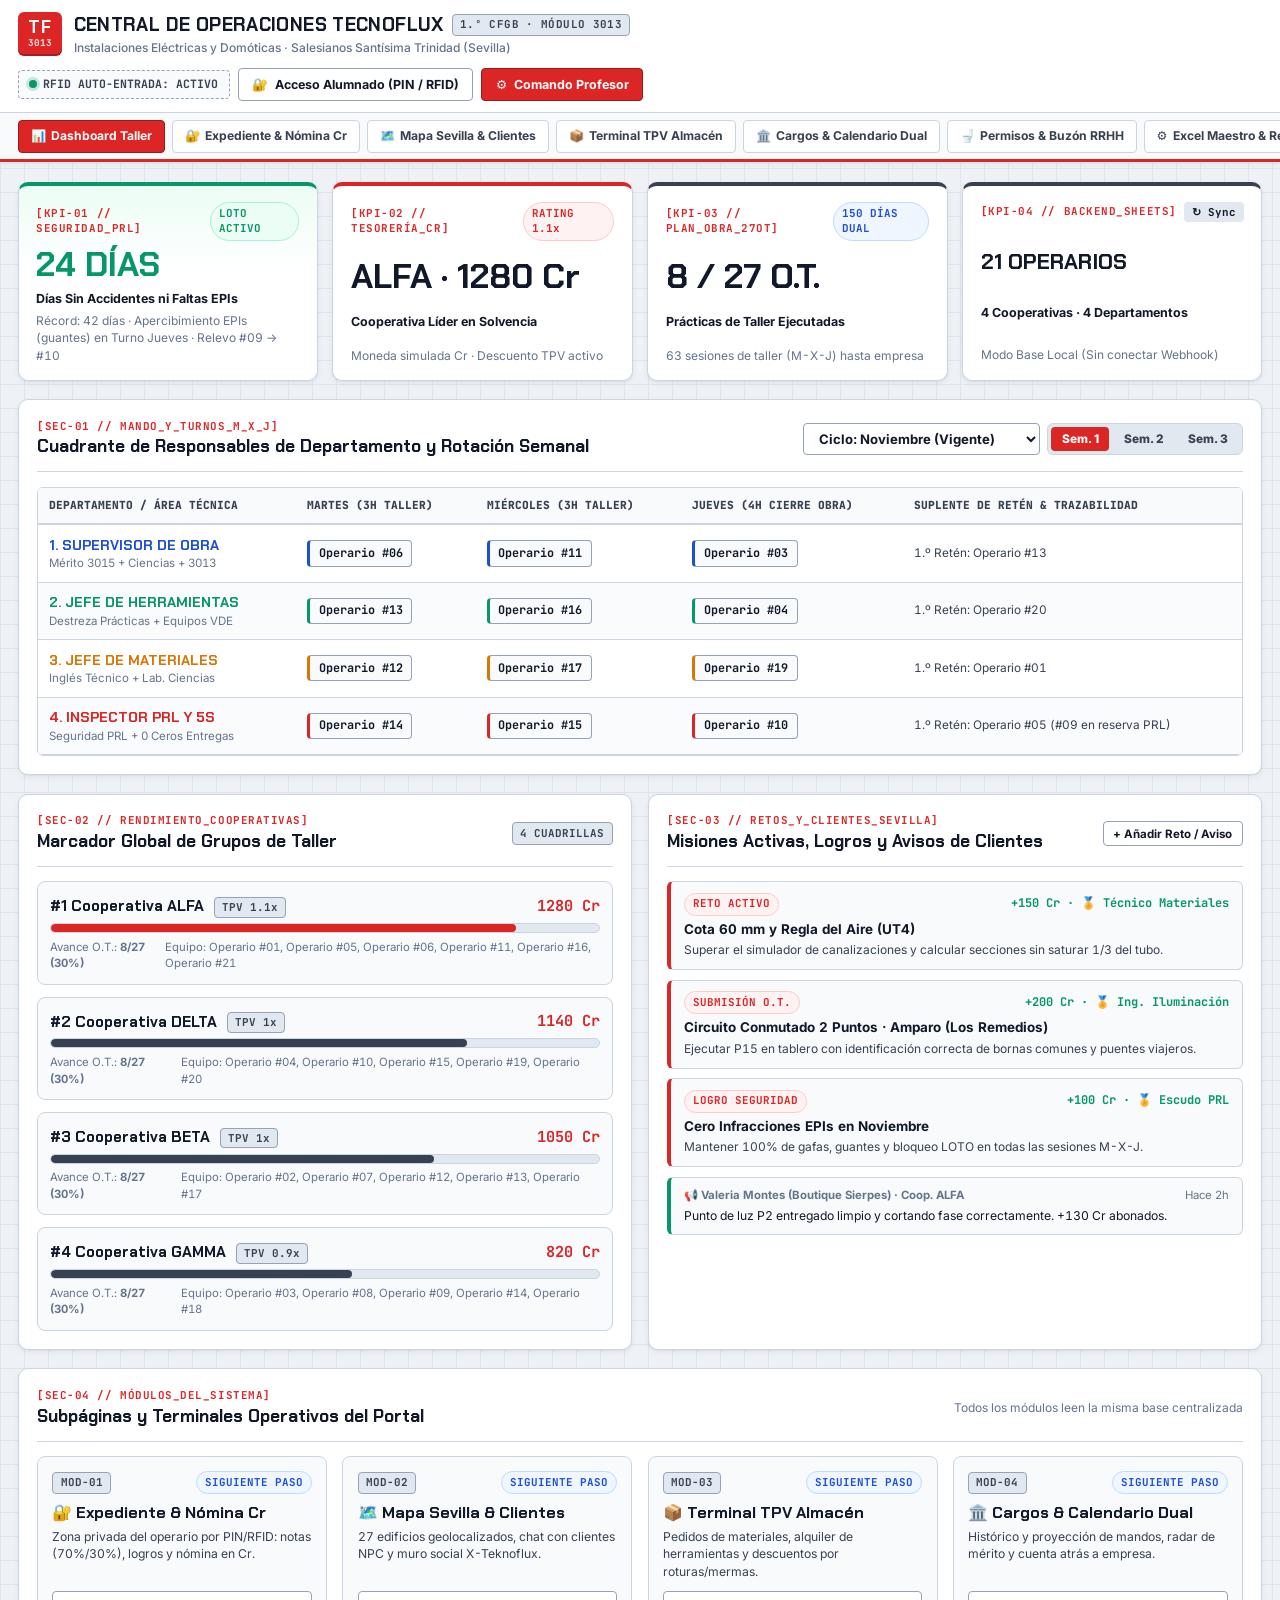
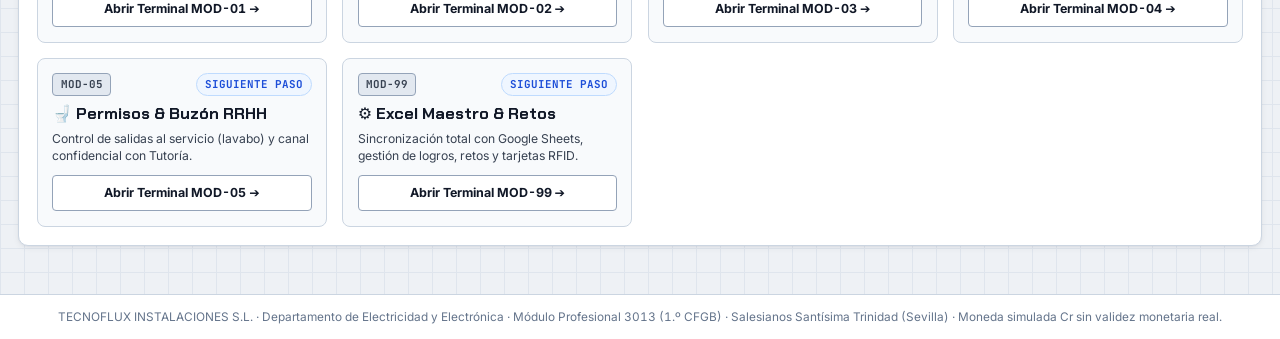
<file: index.html>
<!DOCTYPE html>
<html lang="es">
<head>
  <meta charset="UTF-8" />
  <meta name="viewport" content="width=device-width, initial-scale=1.0" />
  <title>TECNOFLUX 3013 // Central de Operaciones — Salesianos Santísima Trinidad</title>
  <link rel="stylesheet" href="css/tecnoflux-theme.css" />
</head>
<body>

  <!-- ========================================================================
       CABECERA TÉCNICA SUPERIOR
       ======================================================================== -->
  <header class="tf-topbar">
    <div class="tf-topbar-inner">
      <div class="tf-brand">
        <div class="tf-logo-box">
          <span>TF</span>
          <span>3013</span>
        </div>
        <div>
          <div class="tf-brand-title">
            <span>CENTRAL DE OPERACIONES TECNOFLUX</span>
            <span class="tf-spec-tag">1.º CFGB · MÓDULO 3013</span>
          </div>
          <div class="tf-brand-sub">Instalaciones Eléctricas y Domóticas · Salesianos Santísima Trinidad (Sevilla)</div>
        </div>
      </div>

      <div class="tf-actions">
        <div class="rfid-pill" id="rfid-status-pill" title="Lector RFID USB en escucha activa">
          <span class="rfid-dot"></span>
          <span id="rfid-status-text">RFID AUTO-ENTRADA: ACTIVO</span>
        </div>

        <button class="btn-tech btn-outline" onclick="openStudentAccessModal()">
          <span>🔐</span>
          <span>Acceso Alumnado (PIN / RFID)</span>
        </button>

        <button class="btn-tech btn-red" onclick="openTeacherCommandModal()">
          <span>⚙️</span>
          <span>Comando Profesor</span>
        </button>
      </div>
    </div>

    <!-- Barra de navegación modular generada dinámicamente desde js/tecnoflux-core.js -->
    <nav class="tf-subnav" aria-label="Módulos del Portal">
      <div class="tf-subnav-inner" id="tf-dynamic-nav"></div>
    </nav>
  </header>

  <!-- ========================================================================
       CUERPO DEL DASHBOARD GENERAL
       ======================================================================== -->
  <main class="tf-container">

    <!-- BLOQUE 1: 4 INDICADORES CLAVE (KPIs) INCLUYENDO DÍAS SIN ACCIDENTES -->
    <section class="grid-kpi" aria-label="Indicadores Principales del Taller">
      <!-- KPI 1: DÍAS SIN ACCIDENTES -->
      <div class="kpi-card kpi-safety" id="kpi-safety-card">
        <div style="display:flex; justify-content:space-between; align-items:center;">
          <span class="tech-code-label">[KPI-01 // SEGURIDAD_PRL]</span>
          <span class="badge-status badge-ok" id="safety-badge-status">LOTO OK</span>
        </div>
        <div class="kpi-value" id="kpi-safety-days" style="color:var(--status-ok);">24 DÍAS</div>
        <div style="font-size:0.78rem; font-weight:700; color:var(--ink-primary);">Días Sin Accidentes ni Faltas EPIs</div>
        <div class="kpi-sub" id="kpi-safety-meta" style="margin-top:0.25rem;">Récord taller: 42 días · Último aviso: 24/10/2026</div>
      </div>

      <!-- KPI 2: COOPERATIVA LÍDER EN CRÉDITOS Cr -->
      <div class="kpi-card kpi-red">
        <div style="display:flex; justify-content:space-between; align-items:center;">
          <span class="tech-code-label">[KPI-02 // TESORERÍA_Cr]</span>
          <span class="badge-status badge-red" id="kpi-leader-rating">RATING 1.1x</span>
        </div>
        <div class="kpi-value" id="kpi-leader-coop">ALFA · 1.280 Cr</div>
        <div style="font-size:0.78rem; font-weight:700; color:var(--ink-primary);">Cooperativa Líder en Solvencia</div>
        <div class="kpi-sub" style="margin-top:0.25rem;">Moneda simulada Cr · Descuento TPV activo</div>
      </div>

      <!-- KPI 3: AVANCE DE PRÁCTICAS Y CUENTA ATRÁS FASE DUAL -->
      <div class="kpi-card">
        <div style="display:flex; justify-content:space-between; align-items:center;">
          <span class="tech-code-label">[KPI-03 // PLAN_OBRA_27OT]</span>
          <span class="badge-status badge-info" id="kpi-dual-days">— DÍAS DUAL</span>
        </div>
        <div class="kpi-value" id="kpi-pracs-pct">8 / 27 O.T.</div>
        <div style="font-size:0.78rem; font-weight:700; color:var(--ink-primary);">Prácticas de Taller Ejecutadas</div>
        <div class="kpi-sub" id="kpi-dual-sessions" style="margin-top:0.25rem;">Calculando jornadas M-X-J hasta empresa...</div>
      </div>

      <!-- KPI 4: ESTADO DE SINCRONIZACIÓN EXCEL MAESTRO -->
      <div class="kpi-card">
        <div style="display:flex; justify-content:space-between; align-items:center;">
          <span class="tech-code-label">[KPI-04 // BACKEND_SHEETS]</span>
          <button onclick="handleQuickSync()" style="padding:0.18rem 0.5rem; border-radius:4px; background:var(--bg-steel); color:var(--ink-primary); font-family:var(--font-mono); font-size:0.68rem; font-weight:700;">↻ Sync</button>
        </div>
        <div class="kpi-value" style="font-size:1.35rem; margin:0.55rem 0;" id="kpi-operarios-count">21 OPERARIOS</div>
        <div style="font-size:0.78rem; font-weight:700; color:var(--ink-primary);">4 Cooperativas · 4 Departamentos</div>
        <div class="kpi-sub" id="kpi-last-sync" style="margin-top:0.25rem;">Base Local Activa</div>
      </div>
    </section>

    <!-- BLOQUE 2: CUADRANTE ACTIVO DE CARGOS Y ROTACIÓN SEMANAL (M - X - J) -->
    <section class="tech-panel" style="margin-bottom:1.15rem;">
      <div class="tech-panel-header">
        <div>
          <span class="tech-code-label">[SEC-01 // MANDO_Y_TURNOS_M_X_J]</span>
          <h2 class="tech-panel-title">Cuadrante de Responsables de Departamento y Rotación Semanal</h2>
        </div>

        <div style="display:flex; flex-wrap:wrap; gap:0.45rem; align-items:center;">
          <!-- Selector de Ciclo -->
          <select id="dash-cycle-select" class="tf-select" style="width:auto; padding:0.38rem 0.65rem; font-weight:700;" onchange="changeDashboardCycle(this.value)">
            <option value="octubre">Ciclo: Octubre (Histórico)</option>
            <option value="noviembre" selected>Ciclo: Noviembre (Vigente)</option>
            <option value="diciembre">Ciclo: Diciembre (Proyección)</option>
          </select>

          <!-- Botones Semana 1, 2, 3 -->
          <div style="display:flex; gap:0.25rem; background:var(--bg-steel); padding:0.2rem; border-radius:6px; border:1px solid var(--border-tech);">
            <button id="dash-wk-1" onclick="changeDashboardWeek(1)" style="padding:0.3rem 0.65rem; border-radius:4px; font-size:0.74rem; font-weight:800; background:var(--red-primary); color:#fff;">Sem. 1</button>
            <button id="dash-wk-2" onclick="changeDashboardWeek(2)" style="padding:0.3rem 0.65rem; border-radius:4px; font-size:0.74rem; font-weight:800; background:transparent; color:var(--ink-secondary);">Sem. 2</button>
            <button id="dash-wk-3" onclick="changeDashboardWeek(3)" style="padding:0.3rem 0.65rem; border-radius:4px; font-size:0.74rem; font-weight:800; background:transparent; color:var(--ink-secondary);">Sem. 3</button>
          </div>
        </div>
      </div>

      <div class="tech-table-wrap">
        <table class="tech-table">
          <thead>
            <tr>
              <th>Departamento / Área Técnica</th>
              <th>MARTES (3h Taller)</th>
              <th>MIÉRCOLES (3h Taller)</th>
              <th>JUEVES (4h Cierre Obra)</th>
              <th>Suplente de Retén &amp; Trazabilidad</th>
            </tr>
          </thead>
          <tbody id="dash-roles-tbody"></tbody>
        </table>
      </div>
    </section>

    <!-- BLOQUE 3: MARCADOR DE COOPERATIVAS + TABLÓN DE RETOS Y CLIENTES -->
    <section class="grid-2" style="margin-bottom:1.15rem;">
      <!-- Columna Izquierda: Marcador Global de Cooperativas -->
      <div class="tech-panel">
        <div class="tech-panel-header">
          <div>
            <span class="tech-code-label">[SEC-02 // RENDIMIENTO_COOPERATIVAS]</span>
            <h2 class="tech-panel-title">Marcador Global de Grupos de Taller</h2>
          </div>
          <span class="tf-spec-tag">4 CUADRILLAS</span>
        </div>

        <div id="dash-coops-list" style="display:flex; flex-direction:column; gap:0.75rem;"></div>
      </div>

      <!-- Columna Derecha: Retos Activos, Logros y Feed Clientes -->
      <div class="tech-panel">
        <div class="tech-panel-header">
          <div>
            <span class="tech-code-label">[SEC-03 // RETOS_Y_CLIENTES_SEVILLA]</span>
            <h2 class="tech-panel-title">Misiones Activas, Logros y Avisos de Clientes</h2>
          </div>
          <button class="btn-tech btn-outline" style="padding:0.3rem 0.6rem; font-size:0.72rem;" onclick="openTeacherCommandModal()">
            + Añadir Reto / Aviso
          </button>
        </div>

        <div id="dash-missions-feed" style="display:flex; flex-direction:column; gap:0.6rem; max-height:360px; overflow-y:auto;"></div>
      </div>
    </section>

    <!-- BLOQUE 4: DIRECTORIO DE SUBPÁGINAS DEL PORTAL (ARQUITECTURA MODULAR) -->
    <section class="tech-panel">
      <div class="tech-panel-header">
        <div>
          <span class="tech-code-label">[SEC-04 // MÓDULOS_DEL_SISTEMA]</span>
          <h2 class="tech-panel-title">Subpáginas y Terminales Operativos del Portal</h2>
        </div>
        <span style="font-size:0.75rem; color:var(--ink-muted);">Todos los módulos leen la misma base centralizada</span>
      </div>

      <div class="grid-3" id="dash-modules-grid"></div>
    </section>

  </main>

  <footer class="tf-footer">
    TECNOFLUX INSTALACIONES S.L. · Departamento de Electricidad y Electrónica · Módulo Profesional 3013 (1.º CFGB) · Salesianos Santísima Trinidad (Sevilla) · Moneda simulada Cr sin validez monetaria real.
  </footer>

  <!-- ========================================================================
       MODAL 1: ACCESO ALUMNADO (PIN 4 DÍGITOS O TARJETA RFID)
       ======================================================================== -->
  <div class="tf-modal-backdrop" id="modal-student-login">
    <div class="tf-modal" style="max-width:440px; text-align:center;">
      <button class="tf-modal-close" onclick="closeModal('modal-student-login')">✕</button>
      <span class="tech-code-label">[AUTH // OPERARIO_3013]</span>
      <h3 class="tech-panel-title" style="margin-top:0.25rem;">Identificación de Operario</h3>
      <p style="font-size:0.8rem; color:var(--ink-muted); margin-top:0.35rem;">
        Acerca tu <strong>tarjeta RFID</strong> al lector de mesa o introduce tu <strong>PIN secreto de 4 dígitos</strong> para abrir tu expediente y nómina en Cr.
      </p>

      <div style="margin:1.1rem 0 0.6rem; display:flex; gap:0.5rem; justify-content:center;">
        <input id="student-pin-field" type="password" inputmode="numeric" maxlength="4" placeholder="••••"
          class="tf-input" style="width:150px; text-align:center; font-family:var(--font-mono); font-size:1.4rem; font-weight:800; letter-spacing:0.3em;"
          onkeydown="if(event.key==='Enter') submitStudentPin()" />
        <button class="btn-tech btn-red" onclick="submitStudentPin()">ENTRAR ➔</button>
      </div>
      <div id="student-login-error" style="color:var(--red-primary); font-size:0.76rem; font-weight:700; min-height:1.1rem;"></div>

      <div style="margin-top:0.85rem; padding-top:0.75rem; border-top:1px dashed var(--border-tech); font-size:0.73rem; color:var(--ink-muted);">
        🪪 <strong>Modo Auto-Entrada RFID:</strong> Si escaneas tu tarjeta en cualquier momento con esta ventana abierta, el sistema te llevará automáticamente a tu expediente.
      </div>
    </div>
  </div>

  <!-- ========================================================================
       MODAL 2: COMANDO PROFESOR (GESTIÓN CENTRALIZADA SIN EDITAR HTML)
       ======================================================================== -->
  <div class="tf-modal-backdrop" id="modal-teacher-command">
    <div class="tf-modal">
      <button class="tf-modal-close" onclick="closeModal('modal-teacher-command')">✕</button>

      <!-- Paso A: Autenticación Docente -->
      <div id="teacher-login-box" style="text-align:center; padding:1.5rem 0.5rem;">
        <span class="tech-code-label">[AUTH // DIRECCIÓN_DE_OBRA]</span>
        <h3 class="tech-panel-title" style="margin-top:0.25rem;">Acceso al Centro de Comando Docente</h3>
        <p style="font-size:0.8rem; color:var(--ink-muted); margin-top:0.3rem;">
          Introduce tu credencial docente o pasa tu <strong>Tarjeta Maestra RFID</strong> por el lector.
        </p>
        <div style="display:flex; justify-content:center; gap:0.5rem; margin-top:1rem;">
          <input id="teacher-key-field" type="password" placeholder="••••••••" class="tf-input"
            style="width:180px; text-align:center; font-family:var(--font-mono); font-size:1.1rem;"
            onkeydown="if(event.key==='Enter') submitTeacherKey()" />
          <button class="btn-tech btn-red" onclick="submitTeacherKey()">Desbloquear</button>
        </div>
        <div id="teacher-login-error" style="color:var(--red-primary); font-size:0.76rem; font-weight:700; margin-top:0.5rem; min-height:1rem;"></div>
      </div>

      <!-- Paso B: Panel de Control Maestro (Oculto hasta validar) -->
      <div id="teacher-dashboard-box" style="display:none;">
        <div style="display:flex; justify-content:space-between; align-items:center; flex-wrap:wrap; gap:0.5rem; margin-bottom:1rem; padding-right:2rem;">
          <div>
            <span class="tech-code-label">[COMMAND_CENTER // CONTROL_TOTAL]</span>
            <h3 class="tech-panel-title">Panel de Control Centralizado del Dashboard</h3>
          </div>
          <button class="btn-tech btn-outline" style="font-size:0.72rem;" onclick="lockTeacherMode()">🔒 Cerrar Comando</button>
        </div>

        <!-- 1. Control de Días Sin Accidentes (PRL) -->
        <div style="background:var(--bg-surface-alt); border:1px solid var(--border-tech); border-radius:8px; padding:0.9rem; margin-bottom:0.9rem;">
          <strong style="font-size:0.84rem; color:var(--ink-primary);">1. Contador de Seguridad PRL: Días Sin Accidentes</strong>
          <div style="display:flex; flex-wrap:wrap; gap:0.5rem; align-items:center; margin-top:0.55rem;">
            <button class="btn-tech" style="background:var(--status-ok); color:#fff;" onclick="adjustSafetyDays(1)">+1 Día Sin Accidentes</button>
            <button class="btn-tech btn-red" onclick="resetSafetyDays()">⚠️ Reiniciar a 0 (Incidente PRL)</button>
            <input id="cfg-safety-note" type="text" class="tf-input" style="flex:1; min-width:200px;" placeholder="Nota de auditoría PRL..." />
            <button class="btn-tech btn-dark" onclick="saveSafetyNote()">Guardar Nota</button>
          </div>
        </div>

        <!-- 2. Asignación Rápida de los 4 Cargos Vigentes -->
        <div style="background:var(--bg-surface-alt); border:1px solid var(--border-tech); border-radius:8px; padding:0.9rem; margin-bottom:0.9rem;">
          <strong style="font-size:0.84rem; color:var(--ink-primary);">2. Asignación Directa de los 4 Cargos (Ciclo Vigente: Noviembre)</strong>
          <div id="cfg-roles-editor" class="grid-2" style="margin-top:0.55rem;"></div>
        </div>

        <!-- 3. Publicar Nuevo Reto, Submisión, Logro o Aviso de Cliente -->
        <div style="background:var(--bg-surface-alt); border:1px solid var(--border-tech); border-radius:8px; padding:0.9rem; margin-bottom:0.9rem;">
          <strong style="font-size:0.84rem; color:var(--ink-primary);">3. Publicar Nuevo Reto, Logro o Aviso en el Tablón del Dashboard</strong>
          <div style="display:grid; grid-template-columns:repeat(auto-fit, minmax(180px, 1fr)); gap:0.5rem; margin-top:0.55rem;">
            <select id="new-mission-type" class="tf-select">
              <option value="RETO ACTIVO">🎯 Reto Activo</option>
              <option value="SUBMISIÓN O.T.">🛠️ Submisión de Taller</option>
              <option value="LOGRO / TÍTULO">🏅 Nuevo Logro / Título</option>
              <option value="AVISO CLIENTE">📢 Aviso de Cliente Sevilla</option>
            </select>
            <input id="new-mission-title" type="text" class="tf-input" placeholder="Título (ej. Reto Cuadro DIN)" />
            <input id="new-mission-cr" type="number" class="tf-input" placeholder="Recompensa Cr (ej. 150)" value="150" />
            <input id="new-mission-badge" type="text" class="tf-input" placeholder="Logro/Insignia (opcional)" />
            <input id="new-mission-desc" type="text" class="tf-input" style="grid-column:1/-1;" placeholder="Descripción breve de la misión o condición..." />
            <div style="grid-column:1/-1; text-align:right;">
              <button class="btn-tech btn-red" onclick="publishNewMissionFromDashboard()">+ Publicar en Dashboard y Sincronizar</button>
            </div>
          </div>
        </div>

        <!-- 4. Vinculación de Tarjetas RFID (Auto-Entrada) -->
        <div style="background:var(--bg-surface-alt); border:1px solid var(--border-tech); border-radius:8px; padding:0.9rem; margin-bottom:0.9rem;">
          <strong style="font-size:0.84rem; color:var(--ink-primary);">4. Vincular Tarjetas RFID (Preparación Auto-Entrada Taller)</strong>
          <p style="font-size:0.74rem; color:var(--ink-muted); margin-top:0.2rem;">
            Selecciona un operario (o Tarjeta Maestra Docente), haz clic en la casilla UID y pasa la tarjeta física por el lector USB.
          </p>
          <div style="display:flex; flex-wrap:wrap; gap:0.5rem; margin-top:0.55rem;">
            <select id="cfg-rfid-target" class="tf-select" style="max-width:240px;"></select>
            <input id="cfg-rfid-uid" type="text" data-rfid-capture="true" class="tf-input" style="max-width:200px; font-family:var(--font-mono);" placeholder="Pasa tarjeta RFID aquí..." />
            <button class="btn-tech btn-dark" onclick="bindRfidUid()">🪪 Vincular Tarjeta</button>
            <button class="btn-tech btn-outline" onclick="simulateRfidScanTest()">🧪 Simular Escaneo</button>
          </div>
        </div>

        <!-- 5. Conexión Excel Maestro (Webhook Apps Script) y Control de Subpáginas -->
        <div style="background:var(--bg-surface-alt); border:1px solid var(--border-tech); border-radius:8px; padding:0.9rem;">
          <strong style="font-size:0.84rem; color:var(--ink-primary);">5. Conexión con Excel Maestro (Google Sheets Webhook) &amp; Subpáginas</strong>
          <div style="display:flex; flex-wrap:wrap; gap:0.5rem; margin-top:0.55rem;">
            <input id="cfg-webhook-url" type="url" class="tf-input" style="flex:1; min-width:240px;" placeholder="https://script.google.com/macros/s/.../exec" />
            <button class="btn-tech btn-dark" onclick="saveWebhookFromModal()">💾 Guardar URL</button>
            <button class="btn-tech" style="background:var(--status-ok); color:#fff;" onclick="handleQuickSync()">🔄 Sincronizar Ahora</button>
          </div>
          <div id="cfg-modules-toggles" style="display:flex; flex-wrap:wrap; gap:0.45rem; margin-top:0.7rem;"></div>
        </div>
      </div>
    </div>
  </div>

  <!-- SCRIPTS CENTRALIZADOS -->
  <script src="js/tecnoflux-core.js"></script>
  <script>
    let isTeacherAuthenticated = false;

    function openModal(id) {
      document.getElementById(id).classList.add('open');
    }

    function closeModal(id) {
      document.getElementById(id).classList.remove('open');
    }

    // -------------------------------------------------------------------------
    // RENDERIZADO DEL DASHBOARD GENERAL (LEE TODO DE TecnofluxCore)
    // -------------------------------------------------------------------------
    function renderDashboard() {
      const st = TecnofluxCore.getState();

      // 0. Barra de navegación superior
      TecnofluxCore.renderNavBar('dashboard', false);

      // 1. KPI Seguridad: Días Sin Accidentes
      const safetyCard = document.getElementById('kpi-safety-card');
      const safetyDaysEl = document.getElementById('kpi-safety-days');
      const safetyBadge = document.getElementById('safety-badge-status');
      const safetyMeta = document.getElementById('kpi-safety-meta');

      safetyDaysEl.textContent = `${st.safety.daysWithoutAccidents} DÍAS`;
      if (st.safety.daysWithoutAccidents === 0) {
        safetyCard.classList.add('alert');
        safetyDaysEl.style.color = 'var(--red-primary)';
        safetyBadge.className = 'badge-status badge-red';
        safetyBadge.textContent = 'ALERTA PRL';
      } else {
        safetyCard.classList.remove('alert');
        safetyDaysEl.style.color = 'var(--status-ok)';
        safetyBadge.className = 'badge-status badge-ok';
        safetyBadge.textContent = 'LOTO ACTIVO';
      }
      safetyMeta.textContent = `Récord: ${st.safety.recordDays} días · ${st.safety.lastIncidentNote}`;

      // 2. KPI Cooperativa Líder
      const coopsArr = Object.entries(st.cooperativas).map(([k, v]) => ({ key: k, ...v }));
      coopsArr.sort((a, b) => b.cr - a.cr);
      const leader = coopsArr[0];
      if (leader) {
        document.getElementById('kpi-leader-coop').textContent = `${leader.key} · ${leader.cr.toLocaleString('es-ES')} Cr`;
        document.getElementById('kpi-leader-rating').textContent = `RATING ${leader.rating}x`;
      }

      // 3. KPI Avance Prácticas y Cuenta Atrás Dual
      const now = new Date();
      const dualDate = new Date((st.rotationMeta.dualStartDate || '2027-05-03') + 'T08:00:00');
      const daysLeft = Math.max(0, Math.ceil((dualDate - now) / (1000 * 60 * 60 * 24)));
      let sessionsLeft = 0;
      const cursor = new Date(now);
      while (cursor < dualDate) {
        const d = cursor.getDay();
        if (d === 2 || d === 3 || d === 4) sessionsLeft++;
        cursor.setDate(cursor.getDate() + 1);
      }
      document.getElementById('kpi-dual-days').textContent = `${daysLeft} DÍAS DUAL`;
      document.getElementById('kpi-dual-sessions').textContent = `${sessionsLeft} sesiones de taller (M-X-J) hasta empresa`;

      // 4. KPI Sync
      document.getElementById('kpi-last-sync').textContent = st.lastSync;

      // 5. Tabla de Cargos y Rotación Semanal (M - X - J)
      const cycle = st.rotationMeta.cycle || 'noviembre';
      const wk = st.rotationMeta.week || 1;
      document.getElementById('dash-cycle-select').value = cycle;
      [1, 2, 3].forEach(n => {
        const btn = document.getElementById('dash-wk-' + n);
        btn.style.background = n === wk ? 'var(--red-primary)' : 'transparent';
        btn.style.color = n === wk ? '#ffffff' : 'var(--ink-secondary)';
      });

      const rows = st.rolesCycles[cycle] || st.rolesCycles.noviembre;
      const tbody = document.getElementById('dash-roles-tbody');
      tbody.innerHTML = rows.map(r => {
        const idxM = (0 + wk - 1) % 3;
        const idxX = (1 + wk - 1) % 3;
        const idxJ = (2 + wk - 1) % 3;
        return `
          <tr>
            <td>
              <strong style="color:${r.color}; font-family:var(--font-display); font-size:0.88rem;">${r.area}</strong>
              <div style="font-size:0.72rem; color:var(--ink-muted);">${r.sub}</div>
            </td>
            <td><span class="op-chip" style="border-left:3px solid ${r.color};">${r.titulares[idxM]}</span></td>
            <td><span class="op-chip" style="border-left:3px solid ${r.color};">${r.titulares[idxX]}</span></td>
            <td><span class="op-chip" style="border-left:3px solid ${r.color};">${r.titulares[idxJ]}</span></td>
            <td style="font-size:0.74rem; color:var(--ink-secondary);">${r.reten}</td>
          </tr>
        `;
      }).join('');

      // 6. Marcador Global de Cooperativas
      const maxCr = Math.max(1500, ...coopsArr.map(c => c.cr));
      document.getElementById('dash-coops-list').innerHTML = coopsArr.map((c, idx) => {
        const pctCr = Math.min(100, Math.round((c.cr / maxCr) * 100));
        const pctPracs = Math.round((c.pracsDone / c.totalPracs) * 100);
        const barColor = idx === 0 ? 'var(--red-primary)' : 'var(--ink-secondary)';
        return `
          <div style="background:var(--bg-surface-alt); border:1px solid var(--border-tech); border-radius:8px; padding:0.75rem;">
            <div style="display:flex; justify-content:space-between; align-items:center; margin-bottom:0.35rem;">
              <div>
                <strong style="font-family:var(--font-display); font-size:0.95rem;">#${idx + 1} ${c.name}</strong>
                <span class="tf-spec-tag" style="margin-left:0.35rem;">TPV ${c.rating}x</span>
              </div>
              <strong style="font-family:var(--font-mono); font-size:0.95rem; color:var(--red-primary);">${c.cr.toLocaleString('es-ES')} Cr</strong>
            </div>
            <div class="bar-track" style="margin-bottom:0.35rem;">
              <div class="bar-fill" style="width:${pctCr}%; background:${barColor};"></div>
            </div>
            <div style="display:flex; justify-content:space-between; font-size:0.71rem; color:var(--ink-muted);">
              <span>Avance O.T.: <strong>${c.pracsDone}/${c.totalPracs} (${pctPracs}%)</strong></span>
              <span>Equipo: ${c.members.join(', ')}</span>
            </div>
          </div>
        `;
      }).join('');

      // 7. Tablón de Retos, Logros y Clientes
      const feedContainer = document.getElementById('dash-missions-feed');
      const missionsHtml = (st.missionsAndChallenges || []).map(m => `
        <div style="background:var(--bg-surface-alt); border:1px solid var(--border-tech); border-left:4px solid var(--red-primary); border-radius:6px; padding:0.65rem 0.8rem;">
          <div style="display:flex; justify-content:space-between; align-items:center;">
            <span class="badge-status badge-red">${m.type}</span>
            <strong style="font-family:var(--font-mono); font-size:0.75rem; color:var(--status-ok);">+${m.rewardCr} Cr ${m.badge ? '· 🏅 ' + m.badge : ''}</strong>
          </div>
          <div style="font-weight:700; font-size:0.84rem; margin-top:0.25rem;">${m.title}</div>
          <div style="font-size:0.75rem; color:var(--ink-secondary); margin-top:0.15rem;">${m.desc}</div>
        </div>
      `).join('');

      const clientsHtml = (st.clientFeed || []).map(c => `
        <div style="background:var(--bg-surface-alt); border:1px solid var(--border-tech); border-left:4px solid ${c.type === 'OK' ? 'var(--status-ok)' : 'var(--status-warn)'}; border-radius:6px; padding:0.6rem 0.8rem;">
          <div style="display:flex; justify-content:space-between; font-size:0.71rem; color:var(--ink-muted);">
            <strong>📢 ${c.client} · Coop. ${c.coop}</strong>
            <span>${c.time}</span>
          </div>
          <div style="font-size:0.76rem; color:var(--ink-primary); margin-top:0.2rem;">${c.text}</div>
        </div>
      `).join('');

      feedContainer.innerHTML = missionsHtml + clientsHtml;

      // 8. Directorio de Subpáginas Modulares
      const modGrid = document.getElementById('dash-modules-grid');
      modGrid.innerHTML = st.modules.filter(m => m.id !== 'dashboard' && m.enabled).map(m => `
        <div style="background:var(--bg-surface-alt); border:1px solid var(--border-tech); border-radius:8px; padding:0.9rem; display:flex; flex-direction:column; justify-content:space-between; gap:0.65rem;">
          <div>
            <div style="display:flex; justify-content:space-between; align-items:center;">
              <span class="tf-spec-tag">${m.code}</span>
              <span class="badge-status ${m.ready ? 'badge-ok' : 'badge-info'}">${m.ready ? 'OPERATIVO' : 'SIGUIENTE PASO'}</span>
            </div>
            <h3 style="font-family:var(--font-display); font-size:1rem; margin-top:0.4rem;">${m.icon} ${m.title}</h3>
            <p style="font-size:0.76rem; color:var(--ink-secondary); margin-top:0.25rem;">${m.desc}</p>
          </div>
          <a href="${m.pathRoot}" class="btn-tech btn-outline" style="justify-content:center; text-decoration:none;">
            Abrir Terminal ${m.code} ➔
          </a>
        </div>
      `).join('');
    }

    // -------------------------------------------------------------------------
    // CONTROLES INTERACTIVOS DEL DASHBOARD
    // -------------------------------------------------------------------------
    function changeDashboardCycle(cycle) {
      const st = TecnofluxCore.getState();
      st.rotationMeta.cycle = cycle;
      TecnofluxCore.saveState();
      renderDashboard();
    }

    function changeDashboardWeek(wk) {
      const st = TecnofluxCore.getState();
      st.rotationMeta.week = wk;
      TecnofluxCore.saveState();
      renderDashboard();
    }

    async function handleQuickSync() {
      const ok = await TecnofluxCore.syncWithMasterSheet();
      if (ok) renderDashboard();
    }

    // -------------------------------------------------------------------------
    // MODAL ACCESO ALUMNADO (PIN / RFID)
    // -------------------------------------------------------------------------
    function openStudentAccessModal() {
      document.getElementById('student-login-error').textContent = '';
      document.getElementById('student-pin-field').value = '';
      openModal('modal-student-login');
      setTimeout(() => document.getElementById('student-pin-field').focus(), 80);
    }

    function submitStudentPin() {
      const val = document.getElementById('student-pin-field').value;
      const op = TecnofluxCore.loginStudentByPin(val);
      if (op) {
        closeModal('modal-student-login');
        TecnofluxCore.toast(`🔓 Sesión iniciada: ${op.code} (Coop. ${op.coop}). Redirigiendo a expediente...`);
        setTimeout(() => {
          window.location.href = 'pages/expediente.html';
        }, 650);
      } else {
        document.getElementById('student-login-error').textContent = '⛔ PIN incorrecto. Consulta tu código de 4 dígitos con el profesor.';
      }
    }

    // -------------------------------------------------------------------------
    // MODAL COMANDO PROFESOR (GESTIÓN CENTRALIZADA)
    // -------------------------------------------------------------------------
    function openTeacherCommandModal() {
      openModal('modal-teacher-command');
      if (isTeacherAuthenticated) {
        renderTeacherCommandControls();
      } else {
        document.getElementById('teacher-login-box').style.display = 'block';
        document.getElementById('teacher-dashboard-box').style.display = 'none';
        document.getElementById('teacher-key-field').value = '';
        setTimeout(() => document.getElementById('teacher-key-field').focus(), 80);
      }
    }

    function submitTeacherKey() {
      const val = document.getElementById('teacher-key-field').value;
      if (TecnofluxCore.checkTeacherCredential(val)) {
        isTeacherAuthenticated = true;
        document.getElementById('teacher-login-error').textContent = '';
        renderTeacherCommandControls();
        TecnofluxCore.toast('🛡️ Comando Profesor desbloqueado.');
      } else {
        document.getElementById('teacher-login-error').textContent = '⛔ Credencial docente no válida.';
      }
    }

    function lockTeacherMode() {
      isTeacherAuthenticated = false;
      closeModal('modal-teacher-command');
      TecnofluxCore.toast('🔒 Comando Profesor bloqueado.');
    }

    function renderTeacherCommandControls() {
      document.getElementById('teacher-login-box').style.display = 'none';
      document.getElementById('teacher-dashboard-box').style.display = 'block';

      const st = TecnofluxCore.getState();
      document.getElementById('cfg-safety-note').value = st.safety.lastIncidentNote || '';
      document.getElementById('cfg-webhook-url').value = st.webhookUrl || '';

      // Editor rápido de los 4 cargos de noviembre
      const opsSorted = [...st.operators].sort((a, b) => a.code.localeCompare(b.code));
      const nov = st.rolesCycles.noviembre;
      document.getElementById('cfg-roles-editor').innerHTML = nov.map((r, rIdx) => `
        <div style="background:#fff; border:1px solid var(--border-tech); border-left:4px solid ${r.color}; border-radius:6px; padding:0.6rem;">
          <div style="font-size:0.76rem; font-weight:800; color:${r.color}; margin-bottom:0.35rem;">${r.area}</div>
          <div style="display:grid; grid-template-columns:repeat(3,1fr); gap:0.3rem;">
            ${[0, 1, 2].map(tIdx => `
              <select class="tf-select" style="padding:0.28rem; font-size:0.72rem;" onchange="updateRoleHolder(${rIdx}, ${tIdx}, this.value)">
                ${opsSorted.map(o => `<option value="${o.code}" ${r.titulares[tIdx].includes(o.code) ? 'selected' : ''}>${o.code}</option>`).join('')}
              </select>
            `).join('')}
          </div>
        </div>
      `).join('');

      // Selector de destino RFID
      const rfidSel = document.getElementById('cfg-rfid-target');
      rfidSel.innerHTML = `<option value="MASTER">🛡️ Tarjeta Maestra Profesor (Actual: ${st.masterRfidUid || 'Sin asignar'})</option>` +
        opsSorted.map(o => `<option value="${o.pin}">${o.code} (Coop. ${o.coop} · UID: ${o.uid || 'Sin tarjeta'})</option>`).join('');

      // Interruptores de subpáginas
      document.getElementById('cfg-modules-toggles').innerHTML = st.modules.filter(m => m.id !== 'dashboard').map(m => `
        <button class="btn-tech ${m.enabled ? 'btn-dark' : 'btn-outline'}" style="font-size:0.72rem; padding:0.35rem 0.6rem;" onclick="toggleModuleVisibility('${m.id}')">
          ${m.enabled ? '✅' : '⛔'} ${m.title}
        </button>
      `).join('');
    }

    function adjustSafetyDays(delta) {
      const st = TecnofluxCore.getState();
      st.safety.daysWithoutAccidents = Math.max(0, (st.safety.daysWithoutAccidents || 0) + delta);
      if (st.safety.daysWithoutAccidents > st.safety.recordDays) {
        st.safety.recordDays = st.safety.daysWithoutAccidents;
      }
      TecnofluxCore.saveState();
      TecnofluxCore.pushEventToMasterSheet({ action: 'UPDATE_SAFETY', days: st.safety.daysWithoutAccidents });
      renderDashboard();
      TecnofluxCore.toast(`🛡️ Contador PRL actualizado: ${st.safety.daysWithoutAccidents} días sin accidentes.`);
    }

    function resetSafetyDays() {
      const st = TecnofluxCore.getState();
      st.safety.daysWithoutAccidents = 0;
      st.safety.lastIncidentDate = new Date().toISOString().slice(0, 10);
      TecnofluxCore.saveState();
      TecnofluxCore.pushEventToMasterSheet({ action: 'UPDATE_SAFETY', days: 0 });
      renderDashboard();
      TecnofluxCore.toast('⚠️ Contador PRL reiniciado a 0 días.');
    }

    function saveSafetyNote() {
      const st = TecnofluxCore.getState();
      st.safety.lastIncidentNote = document.getElementById('cfg-safety-note').value.trim();
      TecnofluxCore.saveState();
      renderDashboard();
      TecnofluxCore.toast('💾 Nota de auditoría PRL guardada.');
    }

    function updateRoleHolder(roleIdx, turnIdx, opCode) {
      const st = TecnofluxCore.getState();
      st.rolesCycles.noviembre[roleIdx].titulares[turnIdx] = opCode;
      TecnofluxCore.saveState();
      renderDashboard();
      TecnofluxCore.toast(`✅ Cargo actualizado: ${opCode}`);
    }

    function publishNewMissionFromDashboard() {
      const type = document.getElementById('new-mission-type').value;
      const title = document.getElementById('new-mission-title').value.trim();
      const rewardCr = parseInt(document.getElementById('new-mission-cr').value, 10) || 100;
      const badge = document.getElementById('new-mission-badge').value.trim();
      const desc = document.getElementById('new-mission-desc').value.trim();
      if (!title) return TecnofluxCore.toast('⚠️ Escribe un título para el reto o aviso.');

      const st = TecnofluxCore.getState();
      st.missionsAndChallenges.unshift({
        id: 'RET-' + Date.now().toString().slice(-4),
        type,
        title,
        desc: desc || 'Misión publicada desde Central de Operaciones.',
        rewardCr,
        badge,
        status: 'ABIERTO'
      });
      TecnofluxCore.saveState();
      TecnofluxCore.pushEventToMasterSheet({ action: 'ADD_MISSION', type, title, rewardCr, badge, desc });
      document.getElementById('new-mission-title').value = '';
      document.getElementById('new-mission-desc').value = '';
      renderDashboard();
      TecnofluxCore.toast(`🎯 Publicado en Dashboard: "${title}" (+${rewardCr} Cr).`);
    }

    function bindRfidUid() {
      const target = document.getElementById('cfg-rfid-target').value;
      const uid = document.getElementById('cfg-rfid-uid').value.trim().toUpperCase();
      if (!uid || uid.length < 4) return TecnofluxCore.toast('⚠️ Pasa o escribe un UID de tarjeta válido.');

      const st = TecnofluxCore.getState();
      if (target === 'MASTER') {
        st.masterRfidUid = uid;
      } else {
        const op = st.operators.find(o => o.pin === target);
        if (op) op.uid = uid;
      }
      TecnofluxCore.saveState();
      document.getElementById('cfg-rfid-uid').value = '';
      renderTeacherCommandControls();
      TecnofluxCore.toast(`🪪 Tarjeta RFID (${uid}) vinculada correctamente.`);
    }

    function simulateRfidScanTest() {
      const st = TecnofluxCore.getState();
      const sampleOp = st.operators.find(o => o.uid) || st.operators[5];
      if (!sampleOp.uid) sampleOp.uid = '53BE5211';
      TecnofluxCore.saveState();
      const res = TecnofluxCore.loginByRfidUid(sampleOp.uid);
      if (res.role === 'STUDENT') {
        TecnofluxCore.toast(`🧪 Simulación RFID: Detectado ${res.operator.code} (${res.uid}). Auto-entrada lista.`);
      }
    }

    function saveWebhookFromModal() {
      const st = TecnofluxCore.getState();
      st.webhookUrl = document.getElementById('cfg-webhook-url').value.trim();
      TecnofluxCore.saveState();
      TecnofluxCore.toast('💾 URL del Excel Maestro guardada para todas las páginas.');
    }

    function toggleModuleVisibility(modId) {
      const st = TecnofluxCore.getState();
      const mod = st.modules.find(m => m.id === modId);
      if (mod) {
        mod.enabled = !mod.enabled;
        TecnofluxCore.saveState();
        renderTeacherCommandControls();
        renderDashboard();
      }
    }

    // -------------------------------------------------------------------------
    // INICIALIZACIÓN Y ESCUCHA GLOBAL DE TARJETAS RFID
    // -------------------------------------------------------------------------
    window.onload = function () {
      renderDashboard();

      TecnofluxCore.initGlobalRfidListener(function (scanResult) {
        const pillText = document.getElementById('rfid-status-text');
        if (scanResult.role === 'TEACHER') {
          isTeacherAuthenticated = true;
          if (pillText) pillText.textContent = 'RFID: DIRECCIÓN DE OBRA';
          openTeacherCommandModal();
          TecnofluxCore.toast('🛡️ Tarjeta Maestra Docente detectada. Panel abierto.');
        } else if (scanResult.role === 'STUDENT') {
          if (pillText) pillText.textContent = `RFID: ${scanResult.operator.code.toUpperCase()}`;
          TecnofluxCore.toast(`🪪 Bienvenido ${scanResult.operator.code} (Coop. ${scanResult.operator.coop}). Abriendo expediente...`);
          setTimeout(() => {
            window.location.href = 'pages/expediente.html';
          }, 700);
        } else {
          TecnofluxCore.toast(`⚠️ Tarjeta RFID no asignada (${scanResult.uid}). Vincúlala en Comando Profesor.`);
        }
      });
    };
  </script>
</body>
</html>
</file>
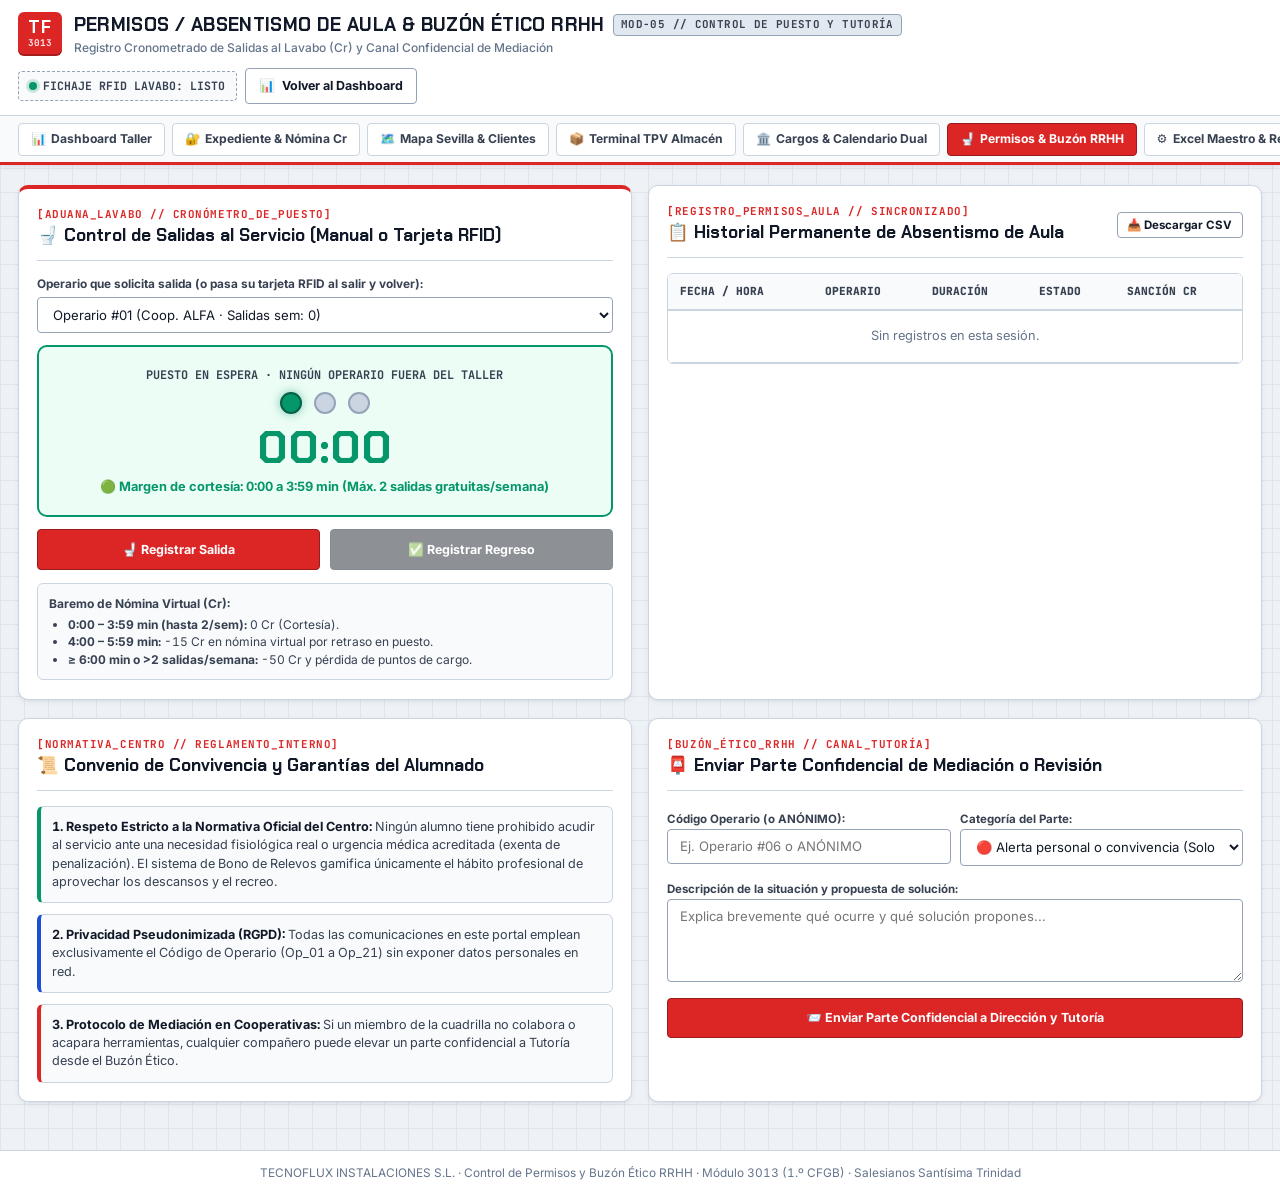
<file: pages/aduana-rrhh.html>
<!DOCTYPE html>
<html lang="es">
<head>
  <meta charset="UTF-8" />
  <meta name="viewport" content="width=device-width, initial-scale=1.0" />
  <title>TECNOFLUX 3013 // Permisos / Absentismo &amp; Buzón Ético RRHH</title>
  <link rel="stylesheet" href="../css/tecnoflux-theme.css" />
  <style>
    .traffic-box {
      background: var(--bg-surface-alt);
      border: 2px solid var(--border-strong);
      border-radius: 10px;
      padding: 1.2rem;
      text-align: center;
      margin: 0.75rem 0;
    }
    .traffic-box.green { border-color: var(--status-ok); background: var(--status-ok-bg); }
    .traffic-box.amber { border-color: var(--status-warn); background: var(--status-warn-bg); }
    .traffic-box.red   { border-color: var(--red-primary); background: var(--red-soft); }

    .bulbs-row {
      display: flex;
      justify-content: center;
      gap: 0.75rem;
      margin: 0.5rem 0;
    }
    .bulb {
      width: 22px;
      height: 22px;
      border-radius: 50%;
      background: #cbd5e1;
      border: 2px solid #94a3b8;
    }
    .bulb.on-green { background: var(--status-ok); border-color: #065f46; box-shadow: 0 0 10px rgba(5,150,105,0.5); }
    .bulb.on-amber { background: var(--status-warn); border-color: #92400e; box-shadow: 0 0 10px rgba(217,119,6,0.5); }
    .bulb.on-red   { background: var(--red-primary); border-color: #7f1d1d; box-shadow: 0 0 10px rgba(220,38,38,0.5); }
  </style>
</head>
<body>

  <!-- CABECERA TÉCNICA SUPERIOR -->
  <header class="tf-topbar">
    <div class="tf-topbar-inner">
      <div class="tf-brand">
        <div class="tf-logo-box">
          <span>TF</span>
          <span>3013</span>
        </div>
        <div>
          <div class="tf-brand-title">
            <span>PERMISOS / ABSENTISMO DE AULA &amp; BUZÓN ÉTICO RRHH</span>
            <span class="tf-spec-tag">MOD-05 // CONTROL DE PUESTO Y TUTORÍA</span>
          </div>
          <div class="tf-brand-sub">Registro Cronometrado de Salidas al Lavabo (Cr) y Canal Confidencial de Mediación</div>
        </div>
      </div>

      <div class="tf-actions">
        <div class="rfid-pill">
          <span class="rfid-dot"></span>
          <span id="aduana-rfid-status">FICHAJE RFID LAVABO: LISTO</span>
        </div>
        <a href="../index.html" class="btn-tech btn-outline" style="text-decoration:none;">
          <span>📊</span>
          <span>Volver al Dashboard</span>
        </a>
      </div>
    </div>

    <nav class="tf-subnav" aria-label="Módulos del Portal">
      <div class="tf-subnav-inner" id="tf-dynamic-nav"></div>
    </nav>
  </header>

  <main class="tf-container">

    <!-- BLOQUE 1: TERMINAL DE SALIDA AL LAVABO + HISTORIAL PERMANENTE -->
    <section class="grid-2" style="margin-bottom:1.15rem;">
      <!-- Izquierda: Cronómetro y Semáforo -->
      <div class="tech-panel" style="border-top:4px solid var(--red-primary);">
        <div class="tech-panel-header">
          <div>
            <span class="tech-code-label">[ADUANA_LAVABO // CRONÓMETRO_DE_PUESTO]</span>
            <h1 class="tech-panel-title">🚽 Control de Salidas al Servicio (Manual o Tarjeta RFID)</h1>
          </div>
        </div>

        <label style="font-size:0.74rem; font-weight:700; color:var(--ink-secondary); display:block; margin-bottom:0.25rem;">
          Operario que solicita salida (o pasa su tarjeta RFID al salir y volver):
        </label>
        <select id="aduana-op-select" class="tf-select"></select>

        <div id="traffic-box" class="traffic-box green">
          <div id="aduana-active-label" style="font-family:var(--font-mono); font-size:0.74rem; font-weight:700; color:var(--ink-secondary);">
            PUESTO EN ESPERA · NINGÚN OPERARIO FUERA DEL TALLER
          </div>
          <div class="bulbs-row">
            <div id="bulb-green" class="bulb on-green"></div>
            <div id="bulb-amber" class="bulb"></div>
            <div id="bulb-red" class="bulb"></div>
          </div>
          <div id="aduana-timer" style="font-family:var(--font-display); font-size:2.9rem; font-weight:700; color:var(--status-ok); line-height:1.1;">
            00:00
          </div>
          <div id="aduana-status-msg" style="font-size:0.8rem; font-weight:700; color:var(--status-ok); margin-top:0.3rem;">
            🟢 Margen de cortesía: 0:00 a 3:59 min (Máx. 2 salidas gratuitas/semana)
          </div>
        </div>

        <div style="display:grid; grid-template-columns:1fr 1fr; gap:0.6rem; margin-bottom:0.8rem;">
          <button id="btn-aduana-start" class="btn-tech btn-red" style="justify-content:center; padding:0.75rem;" onclick="startRestroomTimer()">
            🚽 Registrar Salida
          </button>
          <button id="btn-aduana-stop" class="btn-tech btn-dark" style="justify-content:center; padding:0.75rem; opacity:0.5;" disabled onclick="stopRestroomTimer()">
            ✅ Registrar Regreso
          </button>
        </div>

        <div style="background:var(--bg-surface-alt); border:1px solid var(--border-tech); border-radius:6px; padding:0.7rem; font-size:0.75rem; color:var(--ink-secondary);">
          <strong>Baremo de Nómina Virtual (Cr):</strong>
          <ul style="margin-left:1.15rem; margin-top:0.2rem;">
            <li><strong>0:00 – 3:59 min (hasta 2/sem):</strong> 0 Cr (Cortesía).</li>
            <li><strong>4:00 – 5:59 min:</strong> -15 Cr en nómina virtual por retraso en puesto.</li>
            <li><strong>&ge; 6:00 min o &gt;2 salidas/semana:</strong> -50 Cr y pérdida de puntos de cargo.</li>
          </ul>
        </div>
      </div>

      <!-- Derecha: Historial Guardado -->
      <div class="tech-panel">
        <div class="tech-panel-header">
          <div>
            <span class="tech-code-label">[REGISTRO_PERMISOS_AULA // SINCRONIZADO]</span>
            <h2 class="tech-panel-title">📋 Historial Permanente de Absentismo de Aula</h2>
          </div>
          <button class="btn-tech btn-outline" style="font-size:0.72rem; padding:0.3rem 0.6rem;" onclick="exportAduanaCsv()">
            📥 Descargar CSV
          </button>
        </div>

        <div class="tech-table-wrap" style="max-height:375px; overflow-y:auto;">
          <table class="tech-table">
            <thead>
              <tr>
                <th>Fecha / Hora</th>
                <th>Operario</th>
                <th>Duración</th>
                <th>Estado</th>
                <th>Sanción Cr</th>
              </tr>
            </thead>
            <tbody id="aduana-logs-tbody"></tbody>
          </table>
        </div>
      </div>
    </section>

    <!-- BLOQUE 2: CONVENIO DE CONVIVENCIA Y BUZÓN ÉTICO RRHH -->
    <section class="grid-2">
      <!-- Normativa del Centro -->
      <div class="tech-panel">
        <div class="tech-panel-header">
          <div>
            <span class="tech-code-label">[NORMATIVA_CENTRO // REGLAMENTO_INTERNO]</span>
            <h2 class="tech-panel-title">📜 Convenio de Convivencia y Garantías del Alumnado</h2>
          </div>
        </div>

        <div style="display:flex; flex-direction:column; gap:0.65rem; font-size:0.79rem; color:var(--ink-secondary);">
          <div style="background:var(--bg-surface-alt); border:1px solid var(--border-tech); border-left:4px solid var(--status-ok); border-radius:6px; padding:0.7rem;">
            <strong style="color:var(--ink-primary);">1. Respeto Estricto a la Normativa Oficial del Centro:</strong> Ningún alumno tiene prohibido acudir al servicio ante una necesidad fisiológica real o urgencia médica acreditada (exenta de penalización). El sistema de Bono de Relevos gamifica únicamente el hábito profesional de aprovechar los descansos y el recreo.
          </div>
          <div style="background:var(--bg-surface-alt); border:1px solid var(--border-tech); border-left:4px solid var(--status-info); border-radius:6px; padding:0.7rem;">
            <strong style="color:var(--ink-primary);">2. Privacidad Pseudonimizada (RGPD):</strong> Todas las comunicaciones en este portal emplean exclusivamente el Código de Operario (Op_01 a Op_21) sin exponer datos personales en red.
          </div>
          <div style="background:var(--bg-surface-alt); border:1px solid var(--border-tech); border-left:4px solid var(--red-primary); border-radius:6px; padding:0.7rem;">
            <strong style="color:var(--ink-primary);">3. Protocolo de Mediación en Cooperativas:</strong> Si un miembro de la cuadrilla no colabora o acapara herramientas, cualquier compañero puede elevar un parte confidencial a Tutoría desde el Buzón Ético.
          </div>
        </div>
      </div>

      <!-- Buzón Ético RRHH -->
      <div class="tech-panel">
        <div class="tech-panel-header">
          <div>
            <span class="tech-code-label">[BUZÓN_ÉTICO_RRHH // CANAL_TUTORÍA]</span>
            <h2 class="tech-panel-title">📮 Enviar Parte Confidencial de Mediación o Revisión</h2>
          </div>
        </div>

        <form onsubmit="handleHrSubmit(event)" style="display:flex; flex-direction:column; gap:0.65rem;">
          <div style="display:grid; grid-template-columns:1fr 1fr; gap:0.55rem;">
            <div>
              <label style="font-size:0.72rem; font-weight:700; color:var(--ink-secondary);">Código Operario (o ANÓNIMO):</label>
              <input id="hr-op-input" type="text" class="tf-input" placeholder="Ej. Operario #06 o ANÓNIMO" />
            </div>
            <div>
              <label style="font-size:0.72rem; font-weight:700; color:var(--ink-secondary);">Categoría del Parte:</label>
              <select id="hr-cat-select" class="tf-select">
                <option value="Convivencia / Tutor">🔴 Alerta personal o convivencia (Solo Tutor)</option>
                <option value="Mediación Equipo">🟡 Desajuste de tareas en Cooperativa</option>
                <option value="Revisión Cargo/Nómina">🔵 Consulta de Cargo, Turno o Nómina Cr</option>
                <option value="Mejora Taller">🟢 Sugerencia de mejora para el taller</option>
              </select>
            </div>
          </div>

          <div>
            <label style="font-size:0.72rem; font-weight:700; color:var(--ink-secondary);">Descripción de la situación y propuesta de solución:</label>
            <textarea id="hr-msg-input" rows="4" class="tf-textarea" required placeholder="Explica brevemente qué ocurre y qué solución propones..."></textarea>
          </div>

          <button type="submit" class="btn-tech btn-red" style="justify-content:center; padding:0.7rem;">
            📨 Enviar Parte Confidencial a Dirección y Tutoría
          </button>
        </form>
      </div>
    </section>

  </main>

  <footer class="tf-footer">
    TECNOFLUX INSTALACIONES S.L. · Control de Permisos y Buzón Ético RRHH · Módulo 3013 (1.º CFGB) · Salesianos Santísima Trinidad
  </footer>

  <script src="../js/tecnoflux-core.js"></script>
  <script>
    let activePin = null;
    let startTimestamp = null;
    let timerInterval = null;

    function populateOps() {
      const st = TecnofluxCore.getState();
      const sel = document.getElementById('aduana-op-select');
      const sorted = [...st.operators].sort((a, b) => a.code.localeCompare(b.code));
      sel.innerHTML = sorted.map(o => `<option value="${o.pin}">${o.code} (Coop. ${o.coop} · Salidas sem: ${o.exits || 0})</option>`).join('');
    }

    function startRestroomTimer() {
      if (activePin) return;
      const pin = document.getElementById('aduana-op-select').value;
      const op = TecnofluxCore.getOperatorByPin(pin);
      if (!op) return;

      activePin = pin;
      startTimestamp = Date.now();
      document.getElementById('btn-aduana-start').disabled = true;
      document.getElementById('btn-aduana-start').style.opacity = '0.5';
      document.getElementById('btn-aduana-stop').disabled = false;
      document.getElementById('btn-aduana-stop').style.opacity = '1';
      document.getElementById('aduana-active-label').textContent = `🚽 FUERA DE AULA: ${op.code.toUpperCase()} (COOP. ${op.coop})`;

      updateTimerDisplay();
      timerInterval = setInterval(updateTimerDisplay, 1000);
      TecnofluxCore.toast(`🚽 Salida iniciada para ${op.code}.`);
    }

    function updateTimerDisplay() {
      if (!startTimestamp) return;
      const sec = Math.floor((Date.now() - startTimestamp) / 1000);
      const mm = String(Math.floor(sec / 60)).padStart(2, '0');
      const ss = String(sec % 60).padStart(2, '0');

      const box = document.getElementById('traffic-box');
      const timerEl = document.getElementById('aduana-timer');
      const msgEl = document.getElementById('aduana-status-msg');
      document.getElementById('bulb-green').className = 'bulb';
      document.getElementById('bulb-amber').className = 'bulb';
      document.getElementById('bulb-red').className = 'bulb';

      timerEl.textContent = `${mm}:${ss}`;

      if (sec < 240) {
        box.className = 'traffic-box green';
        timerEl.style.color = 'var(--status-ok)';
        document.getElementById('bulb-green').className = 'bulb on-green';
        msgEl.style.color = 'var(--status-ok)';
        msgEl.textContent = '🟢 En margen de cortesía (< 4:00 min)';
      } else if (sec < 360) {
        box.className = 'traffic-box amber';
        timerEl.style.color = 'var(--status-warn)';
        document.getElementById('bulb-amber').className = 'bulb on-amber';
        msgEl.style.color = 'var(--status-warn)';
        msgEl.textContent = '🟡 AVISO RETRASO: Penalización de -15 Cr en nómina virtual';
      } else {
        box.className = 'traffic-box red';
        timerEl.style.color = 'var(--red-primary)';
        document.getElementById('bulb-red').className = 'bulb on-red';
        msgEl.style.color = 'var(--red-primary)';
        msgEl.textContent = '🔴 EXCESO GRAVE (>= 6:00 min): -50 Cr y pérdida de puntos de cargo';
      }
    }

    function stopRestroomTimer() {
      if (!activePin) return;
      clearInterval(timerInterval);
      const sec = Math.floor((Date.now() - startTimestamp) / 1000);
      const entry = TecnofluxCore.registerRestroomLog(activePin, sec);

      activePin = null;
      startTimestamp = null;
      document.getElementById('btn-aduana-start').disabled = false;
      document.getElementById('btn-aduana-start').style.opacity = '1';
      document.getElementById('btn-aduana-stop').disabled = true;
      document.getElementById('btn-aduana-stop').style.opacity = '0.5';
      document.getElementById('aduana-active-label').textContent = 'PUESTO EN ESPERA · NINGÚN OPERARIO FUERA DEL TALLER';
      document.getElementById('aduana-timer').textContent = '00:00';
      document.getElementById('aduana-timer').style.color = 'var(--status-ok)';
      document.getElementById('traffic-box').className = 'traffic-box green';
      document.getElementById('bulb-green').className = 'bulb on-green';
      document.getElementById('bulb-amber').className = 'bulb';
      document.getElementById('bulb-red').className = 'bulb';
      document.getElementById('aduana-status-msg').style.color = 'var(--status-ok)';
      document.getElementById('aduana-status-msg').textContent = '🟢 Margen de cortesía: 0:00 a 3:59 min (Máx. 2 salidas gratuitas/semana)';

      populateOps();
      renderLogs();
      TecnofluxCore.toast(`✅ Regreso de ${entry.opCode} (${entry.duration}) · Sanción: -${entry.penaltyCr} Cr.`);
    }

    function renderLogs() {
      const st = TecnofluxCore.getState();
      const logs = st.aduanaLogs || [];
      const tbody = document.getElementById('aduana-logs-tbody');
      if (logs.length === 0) {
        tbody.innerHTML = `<tr><td colspan="5" style="text-align:center; color:var(--ink-muted); padding:1rem;">Sin registros en esta sesión.</td></tr>`;
        return;
      }
      tbody.innerHTML = logs.map(l => `
        <tr>
          <td style="font-family:var(--font-mono); font-size:0.72rem;">${l.date}</td>
          <td><strong>${l.opCode}</strong> <span class="tf-spec-tag">${l.coop}</span></td>
          <td style="font-family:var(--font-mono);">${l.duration}</td>
          <td>${l.status}</td>
          <td><span class="badge-status ${l.penaltyCr > 0 ? 'badge-red' : 'badge-ok'}">${l.penaltyCr > 0 ? '-' + l.penaltyCr + ' Cr' : '0 Cr'}</span></td>
        </tr>
      `).join('');
    }

    function exportAduanaCsv() {
      const st = TecnofluxCore.getState();
      let csv = 'Fecha_Hora,Codigo_Op,Cooperativa,Duracion,Estado,Penalizacion_Cr\n';
      (st.aduanaLogs || []).forEach(l => {
        csv += `"${l.date}","${l.opCode}","${l.coop}","${l.duration}","${l.status}",${l.penaltyCr}\n`;
      });
      const blob = new Blob([csv], { type: 'text/csv;charset=utf-8;' });
      const a = document.createElement('a');
      a.href = URL.createObjectURL(blob);
      a.download = 'PERMISOS_AULA_TECNOFLUX_3013.csv';
      a.click();
    }

    function handleHrSubmit(e) {
      e.preventDefault();
      const opCode = document.getElementById('hr-op-input').value.trim() || 'ANÓNIMO';
      const cat = document.getElementById('hr-cat-select').value;
      const msg = document.getElementById('hr-msg-input').value.trim();
      if (!msg) return;
      TecnofluxCore.submitHrTicket(opCode, cat, msg);
      document.getElementById('hr-msg-input').value = '';
      TecnofluxCore.toast('📨 Parte confidencial registrado y enviado al panel de Tutoría.');
    }

    window.onload = function () {
      TecnofluxCore.renderNavBar('aduana', true);
      populateOps();
      renderLogs();

      // Auto-fichaje con tarjeta RFID USB al salir y regresar del lavabo
      TecnofluxCore.initGlobalRfidListener(function (res) {
        if (res.role === 'STUDENT' && res.operator) {
          document.getElementById('aduana-rfid-status').textContent = `RFID: ${res.operator.code.toUpperCase()}`;
          if (!activePin) {
            document.getElementById('aduana-op-select').value = res.operator.pin;
            startRestroomTimer();
          } else if (activePin === res.operator.pin) {
            stopRestroomTimer();
          } else {
            TecnofluxCore.toast(`⚠️ Ya hay un operario fuera del aula (${activePin}). Registra su regreso primero.`);
          }
        }
      });
    };
  </script>
</body>
</html>
</file>
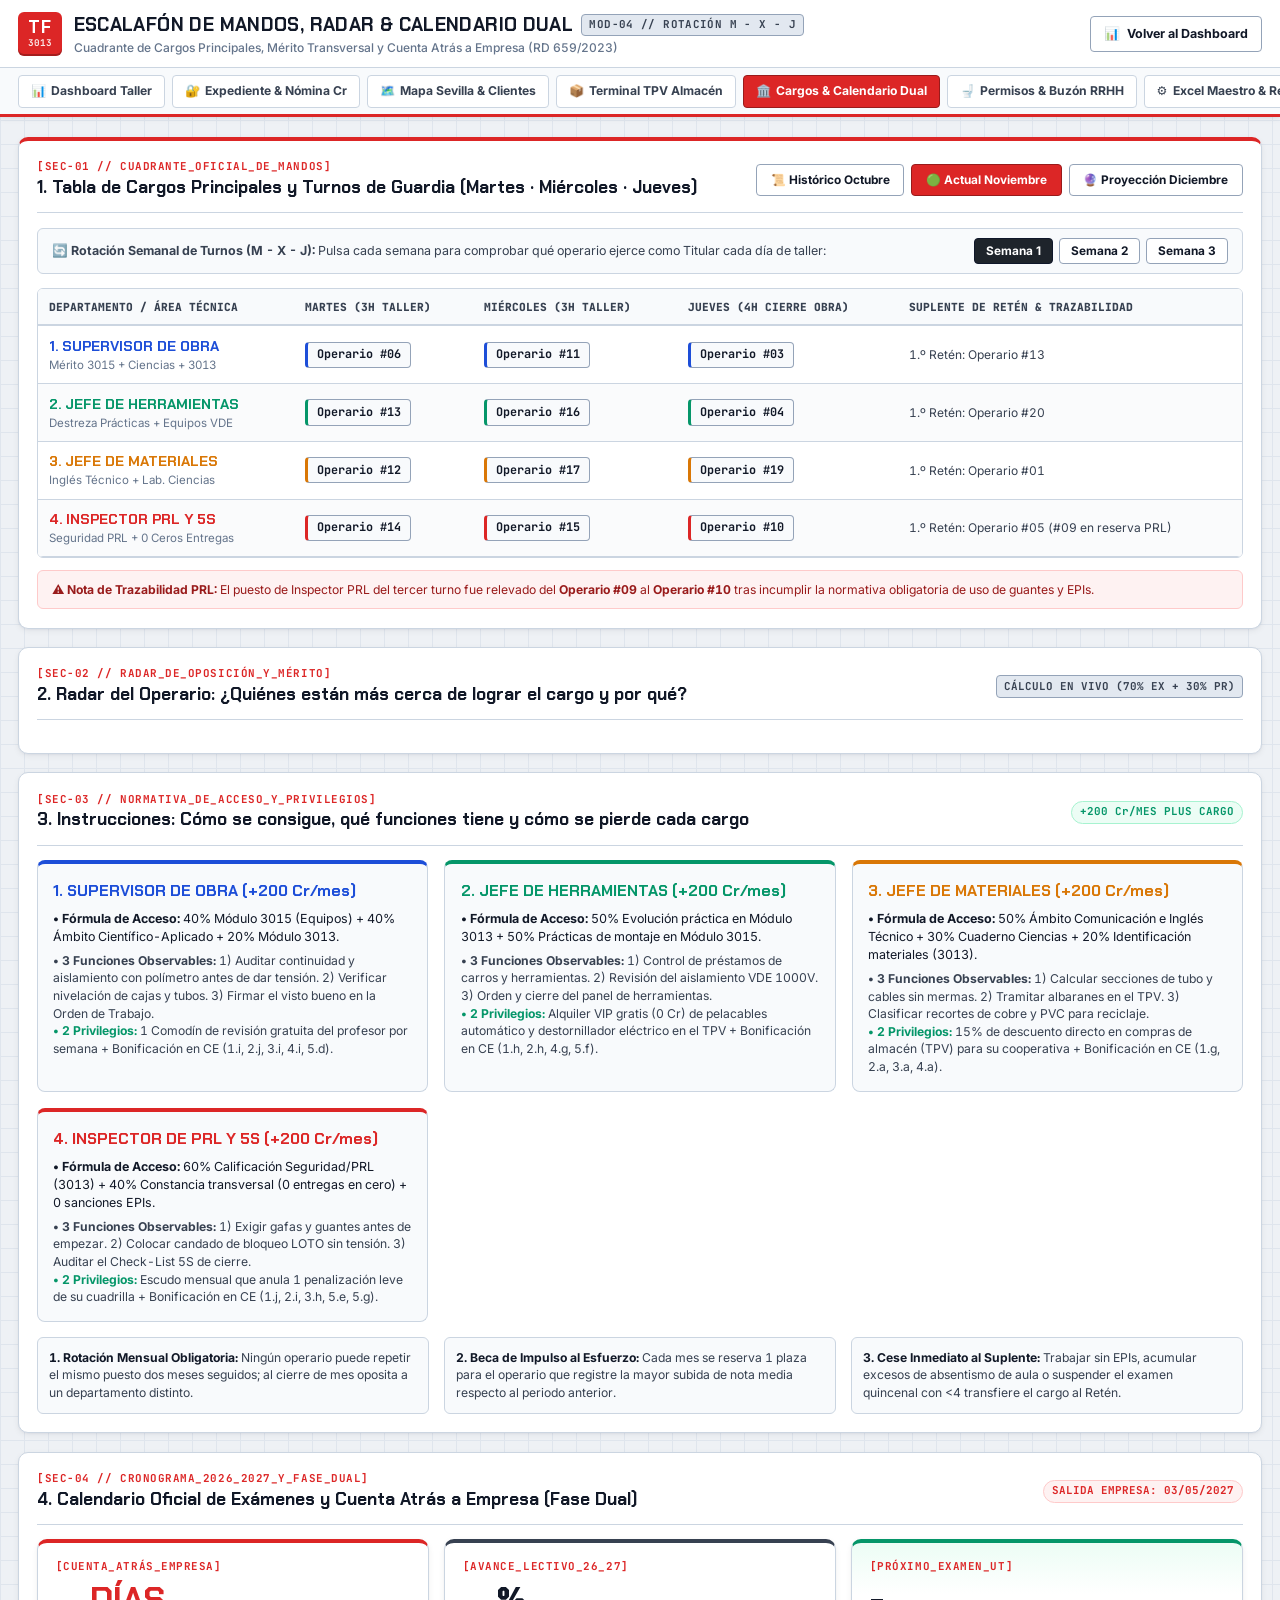
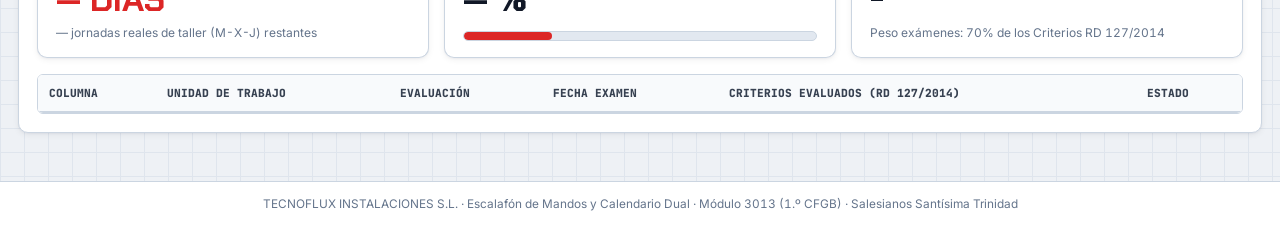
<file: pages/cargos-rotaciones.html>
<!DOCTYPE html>
<html lang="es">
<head>
  <meta charset="UTF-8" />
  <meta name="viewport" content="width=device-width, initial-scale=1.0" />
  <title>TECNOFLUX 3013 // Cargos Principales, Radar &amp; Calendario Dual</title>
  <link rel="stylesheet" href="../css/tecnoflux-theme.css" />
</head>
<body>

  <!-- CABECERA TÉCNICA SUPERIOR -->
  <header class="tf-topbar">
    <div class="tf-topbar-inner">
      <div class="tf-brand">
        <div class="tf-logo-box">
          <span>TF</span>
          <span>3013</span>
        </div>
        <div>
          <div class="tf-brand-title">
            <span>ESCALAFÓN DE MANDOS, RADAR &amp; CALENDARIO DUAL</span>
            <span class="tf-spec-tag">MOD-04 // ROTACIÓN M - X - J</span>
          </div>
          <div class="tf-brand-sub">Cuadrante de Cargos Principales, Mérito Transversal y Cuenta Atrás a Empresa (RD 659/2023)</div>
        </div>
      </div>

      <div class="tf-actions">
        <a href="../index.html" class="btn-tech btn-outline" style="text-decoration:none;">
          <span>📊</span>
          <span>Volver al Dashboard</span>
        </a>
      </div>
    </div>

    <nav class="tf-subnav" aria-label="Módulos del Portal">
      <div class="tf-subnav-inner" id="tf-dynamic-nav"></div>
    </nav>
  </header>

  <main class="tf-container">

    <!-- BLOQUE 1: TABLA OFICIAL DE CARGOS PRINCIPALES Y ROTACIÓN SEMANAL (M-X-J) -->
    <section class="tech-panel" style="margin-bottom:1.15rem; border-top:4px solid var(--red-primary);">
      <div class="tech-panel-header">
        <div>
          <span class="tech-code-label">[SEC-01 // CUADRANTE_OFICIAL_DE_MANDOS]</span>
          <h1 class="tech-panel-title">1. Tabla de Cargos Principales y Turnos de Guardia (Martes · Miércoles · Jueves)</h1>
        </div>

        <div style="display:flex; flex-wrap:wrap; gap:0.45rem; align-items:center;">
          <button id="btn-cyc-octubre" class="btn-tech btn-outline" style="font-size:0.74rem;" onclick="setCycle('octubre')">📜 Histórico Octubre</button>
          <button id="btn-cyc-noviembre" class="btn-tech btn-red" style="font-size:0.74rem;" onclick="setCycle('noviembre')">🟢 Actual Noviembre</button>
          <button id="btn-cyc-diciembre" class="btn-tech btn-outline" style="font-size:0.74rem;" onclick="setCycle('diciembre')">🔮 Proyección Diciembre</button>
        </div>
      </div>

      <div style="display:flex; justify-content:space-between; align-items:center; flex-wrap:wrap; gap:0.5rem; background:var(--bg-surface-alt); padding:0.6rem 0.85rem; border-radius:6px; border:1px solid var(--border-tech); margin-bottom:0.85rem;">
        <span style="font-size:0.78rem; color:var(--ink-secondary);">
          🔄 <strong>Rotación Semanal de Turnos (M - X - J):</strong> Pulsa cada semana para comprobar qué operario ejerce como Titular cada día de taller:
        </span>
        <div style="display:flex; gap:0.35rem;">
          <button id="btn-wk-1" class="btn-tech btn-dark" style="padding:0.3rem 0.7rem; font-size:0.74rem;" onclick="setWeek(1)">Semana 1</button>
          <button id="btn-wk-2" class="btn-tech btn-outline" style="padding:0.3rem 0.7rem; font-size:0.74rem;" onclick="setWeek(2)">Semana 2</button>
          <button id="btn-wk-3" class="btn-tech btn-outline" style="padding:0.3rem 0.7rem; font-size:0.74rem;" onclick="setWeek(3)">Semana 3</button>
        </div>
      </div>

      <div class="tech-table-wrap">
        <table class="tech-table">
          <thead>
            <tr>
              <th>Departamento / Área Técnica</th>
              <th>MARTES (3h Taller)</th>
              <th>MIÉRCOLES (3h Taller)</th>
              <th>JUEVES (4h Cierre Obra)</th>
              <th>Suplente de Retén &amp; Trazabilidad</th>
            </tr>
          </thead>
          <tbody id="cargos-table-body"></tbody>
        </table>
      </div>

      <div style="margin-top:0.75rem; padding:0.6rem 0.85rem; border-radius:6px; background:var(--red-soft); border:1px solid var(--red-border); font-size:0.76rem; color:var(--red-dark);">
        ⚠️ <strong>Nota de Trazabilidad PRL:</strong> El puesto de Inspector PRL del tercer turno fue relevado del <strong>Operario #09</strong> al <strong>Operario #10</strong> tras incumplir la normativa obligatoria de uso de guantes y EPIs.
      </div>
    </section>

    <!-- BLOQUE 2: RADAR DE ASCENSO DEL OPERARIO EN TIEMPO REAL -->
    <section class="tech-panel" style="margin-bottom:1.15rem;">
      <div class="tech-panel-header">
        <div>
          <span class="tech-code-label">[SEC-02 // RADAR_DE_OPOSICIÓN_Y_MÉRITO]</span>
          <h2 class="tech-panel-title">2. Radar del Operario: ¿Quiénes están más cerca de lograr el cargo y por qué?</h2>
        </div>
        <span class="tf-spec-tag">CÁLCULO EN VIVO (70% EX + 30% PR)</span>
      </div>

      <div class="grid-2" id="radar-grid"></div>
    </section>

    <!-- BLOQUE 3: REGLAMENTO E INSTRUCCIONES DE ACCESO Y MANTENIMIENTO DE CARGOS -->
    <section class="tech-panel" style="margin-bottom:1.15rem;">
      <div class="tech-panel-header">
        <div>
          <span class="tech-code-label">[SEC-03 // NORMATIVA_DE_ACCESO_Y_PRIVILEGIOS]</span>
          <h2 class="tech-panel-title">3. Instrucciones: Cómo se consigue, qué funciones tiene y cómo se pierde cada cargo</h2>
        </div>
        <span class="badge-status badge-ok">+200 Cr/MES PLUS CARGO</span>
      </div>

      <div class="grid-2" style="margin-bottom:0.9rem;">
        <div style="background:var(--bg-surface-alt); border:1px solid var(--border-tech); border-top:4px solid #1d4ed8; border-radius:8px; padding:0.95rem;">
          <strong style="font-family:var(--font-display); color:#1d4ed8; font-size:0.98rem;">1. SUPERVISOR DE OBRA (+200 Cr/mes)</strong>
          <div style="font-size:0.78rem; margin-top:0.45rem;"><strong>• Fórmula de Acceso:</strong> 40% Módulo 3015 (Equipos) + 40% Ámbito Científico-Aplicado + 20% Módulo 3013.</div>
          <div style="font-size:0.76rem; color:var(--ink-secondary); margin-top:0.35rem;">
            <strong>• 3 Funciones Observables:</strong> 1) Auditar continuidad y aislamiento con polímetro antes de dar tensión. 2) Verificar nivelación de cajas y tubos. 3) Firmar el visto bueno en la Orden de Trabajo.<br>
            <strong style="color:var(--status-ok);">• 2 Privilegios:</strong> 1 Comodín de revisión gratuita del profesor por semana + Bonificación en CE (1.i, 2.j, 3.i, 4.i, 5.d).
          </div>
        </div>

        <div style="background:var(--bg-surface-alt); border:1px solid var(--border-tech); border-top:4px solid #059669; border-radius:8px; padding:0.95rem;">
          <strong style="font-family:var(--font-display); color:#059669; font-size:0.98rem;">2. JEFE DE HERRAMIENTAS (+200 Cr/mes)</strong>
          <div style="font-size:0.78rem; margin-top:0.45rem;"><strong>• Fórmula de Acceso:</strong> 50% Evolución práctica en Módulo 3013 + 50% Prácticas de montaje en Módulo 3015.</div>
          <div style="font-size:0.76rem; color:var(--ink-secondary); margin-top:0.35rem;">
            <strong>• 3 Funciones Observables:</strong> 1) Control de préstamos de carros y herramientas. 2) Revisión del aislamiento VDE 1000V. 3) Orden y cierre del panel de herramientas.<br>
            <strong style="color:var(--status-ok);">• 2 Privilegios:</strong> Alquiler VIP gratis (0 Cr) de pelacables automático y destornillador eléctrico en el TPV + Bonificación en CE (1.h, 2.h, 4.g, 5.f).
          </div>
        </div>

        <div style="background:var(--bg-surface-alt); border:1px solid var(--border-tech); border-top:4px solid #d97706; border-radius:8px; padding:0.95rem;">
          <strong style="font-family:var(--font-display); color:#d97706; font-size:0.98rem;">3. JEFE DE MATERIALES (+200 Cr/mes)</strong>
          <div style="font-size:0.78rem; margin-top:0.45rem;"><strong>• Fórmula de Acceso:</strong> 50% Ámbito Comunicación e Inglés Técnico + 30% Cuaderno Ciencias + 20% Identificación materiales (3013).</div>
          <div style="font-size:0.76rem; color:var(--ink-secondary); margin-top:0.35rem;">
            <strong>• 3 Funciones Observables:</strong> 1) Calcular secciones de tubo y cables sin mermas. 2) Tramitar albaranes en el TPV. 3) Clasificar recortes de cobre y PVC para reciclaje.<br>
            <strong style="color:var(--status-ok);">• 2 Privilegios:</strong> 15% de descuento directo en compras de almacén (TPV) para su cooperativa + Bonificación en CE (1.g, 2.a, 3.a, 4.a).
          </div>
        </div>

        <div style="background:var(--bg-surface-alt); border:1px solid var(--border-tech); border-top:4px solid #dc2626; border-radius:8px; padding:0.95rem;">
          <strong style="font-family:var(--font-display); color:#dc2626; font-size:0.98rem;">4. INSPECTOR DE PRL Y 5S (+200 Cr/mes)</strong>
          <div style="font-size:0.78rem; margin-top:0.45rem;"><strong>• Fórmula de Acceso:</strong> 60% Calificación Seguridad/PRL (3013) + 40% Constancia transversal (0 entregas en cero) + 0 sanciones EPIs.</div>
          <div style="font-size:0.76rem; color:var(--ink-secondary); margin-top:0.35rem;">
            <strong>• 3 Funciones Observables:</strong> 1) Exigir gafas y guantes antes de empezar. 2) Colocar candado de bloqueo LOTO sin tensión. 3) Auditar el Check-List 5S de cierre.<br>
            <strong style="color:var(--status-ok);">• 2 Privilegios:</strong> Escudo mensual que anula 1 penalización leve de su cuadrilla + Bonificación en CE (1.j, 2.i, 3.h, 5.e, 5.g).
          </div>
        </div>
      </div>

      <div class="grid-3" style="font-size:0.76rem; color:var(--ink-secondary);">
        <div style="background:var(--bg-surface-alt); border:1px solid var(--border-tech); border-radius:6px; padding:0.7rem;">
          <strong style="color:var(--ink-primary);">1. Rotación Mensual Obligatoria:</strong> Ningún operario puede repetir el mismo puesto dos meses seguidos; al cierre de mes oposita a un departamento distinto.
        </div>
        <div style="background:var(--bg-surface-alt); border:1px solid var(--border-tech); border-radius:6px; padding:0.7rem;">
          <strong style="color:var(--ink-primary);">2. Beca de Impulso al Esfuerzo:</strong> Cada mes se reserva 1 plaza para el operario que registre la mayor subida de nota media respecto al periodo anterior.
        </div>
        <div style="background:var(--bg-surface-alt); border:1px solid var(--border-tech); border-radius:6px; padding:0.7rem;">
          <strong style="color:var(--ink-primary);">3. Cese Inmediato al Suplente:</strong> Trabajar sin EPIs, acumular excesos de absentismo de aula o suspender el examen quincenal con &lt;4 transfiere el cargo al Retén.
        </div>
      </div>
    </section>

    <!-- BLOQUE 4: CALENDARIO OFICIAL DE CURSO 2026/27 Y CUENTA ATRÁS A FASE DUAL -->
    <section class="tech-panel">
      <div class="tech-panel-header">
        <div>
          <span class="tech-code-label">[SEC-04 // CRONOGRAMA_2026_2027_Y_FASE_DUAL]</span>
          <h2 class="tech-panel-title">4. Calendario Oficial de Exámenes y Cuenta Atrás a Empresa (Fase Dual)</h2>
        </div>
        <span class="badge-status badge-red" id="dual-target-tag">SALIDA EMPRESA: 03/05/2027</span>
      </div>

      <div class="grid-3" style="margin-bottom:1rem;">
        <div class="kpi-card kpi-red">
          <span class="tech-code-label">[CUENTA_ATRÁS_EMPRESA]</span>
          <div class="kpi-value" id="cal-days-left" style="color:var(--red-primary);">— DÍAS</div>
          <div class="kpi-sub" id="cal-sessions-left">— jornadas reales de taller (M-X-J) restantes</div>
        </div>
        <div class="kpi-card">
          <span class="tech-code-label">[AVANCE_LECTIVO_26_27]</span>
          <div class="kpi-value" id="cal-pct-text">— %</div>
          <div class="bar-track" style="margin-top:0.35rem;">
            <div class="bar-fill" id="cal-pct-bar" style="width:25%; background:var(--red-primary);"></div>
          </div>
        </div>
        <div class="kpi-card kpi-safety">
          <span class="tech-code-label">[PRÓXIMO_EXAMEN_UT]</span>
          <div class="kpi-value" id="cal-next-exam" style="font-size:1.15rem; margin:0.55rem 0;">—</div>
          <div class="kpi-sub">Peso exámenes: 70% de los Criterios RD 127/2014</div>
        </div>
      </div>

      <div class="tech-table-wrap">
        <table class="tech-table">
          <thead>
            <tr>
              <th>Columna</th>
              <th>Unidad de Trabajo</th>
              <th>Evaluación</th>
              <th>Fecha Examen</th>
              <th>Criterios Evaluados (RD 127/2014)</th>
              <th>Estado</th>
            </tr>
          </thead>
          <tbody id="cal-exams-tbody"></tbody>
        </table>
      </div>
    </section>

  </main>

  <footer class="tf-footer">
    TECNOFLUX INSTALACIONES S.L. · Escalafón de Mandos y Calendario Dual · Módulo 3013 (1.º CFGB) · Salesianos Santísima Trinidad
  </footer>

  <script src="../js/tecnoflux-core.js"></script>
  <script>
    function setCycle(cyc) {
      const st = TecnofluxCore.getState();
      st.rotationMeta.cycle = cyc;
      TecnofluxCore.saveState();
      renderCargosPage();
    }

    function setWeek(wk) {
      const st = TecnofluxCore.getState();
      st.rotationMeta.week = wk;
      TecnofluxCore.saveState();
      renderCargosPage();
    }

    function renderCargosPage() {
      const st = TecnofluxCore.getState();
      const cyc = st.rotationMeta.cycle || 'noviembre';
      const wk = st.rotationMeta.week || 1;

      ['octubre', 'noviembre', 'diciembre'].forEach(c => {
        const b = document.getElementById('btn-cyc-' + c);
        if (b) b.className = 'btn-tech ' + (c === cyc ? 'btn-red' : 'btn-outline');
      });
      [1, 2, 3].forEach(n => {
        const b = document.getElementById('btn-wk-' + n);
        if (b) b.className = 'btn-tech ' + (n === wk ? 'btn-dark' : 'btn-outline');
      });

      const rows = st.rolesCycles[cyc] || st.rolesCycles.noviembre;
      document.getElementById('cargos-table-body').innerHTML = rows.map(r => {
        const idxM = (0 + wk - 1) % 3;
        const idxX = (1 + wk - 1) % 3;
        const idxJ = (2 + wk - 1) % 3;
        return `
          <tr>
            <td>
              <strong style="font-family:var(--font-display); color:${r.color}; font-size:0.9rem;">${r.area}</strong>
              <div style="font-size:0.72rem; color:var(--ink-muted);">${r.sub}</div>
            </td>
            <td><span class="op-chip" style="border-left:3px solid ${r.color};">${r.titulares[idxM]}</span></td>
            <td><span class="op-chip" style="border-left:3px solid ${r.color};">${r.titulares[idxX]}</span></td>
            <td><span class="op-chip" style="border-left:3px solid ${r.color};">${r.titulares[idxJ]}</span></td>
            <td style="font-size:0.75rem; color:var(--ink-secondary);">${r.reten}</td>
          </tr>
        `;
      }).join('');

      // Radar dinámico calculado con las métricas reales de cada operario
      const enriched = st.operators.map(op => ({
        op,
        m: TecnofluxCore.calculateOperatorMetrics(op)
      }));

      const topSup = [...enriched].sort((a, b) => b.m.weightedTotalPts - a.m.weightedTotalPts).slice(0, 3);
      const topHer = [...enriched].sort((a, b) => b.m.avgPracs - a.m.avgPracs).slice(0, 3);
      const topMat = [...enriched].sort((a, b) => (b.m.weightedTotalPts + b.m.attBonusCr * 5) - (a.m.weightedTotalPts + a.m.attBonusCr * 5)).slice(3, 6);
      const topPrl = enriched.filter(x => (x.op.prlPen || 0) === 0 && (x.op.exits || 0) <= 1).sort((a, b) => b.m.weightedTotalPts - a.m.weightedTotalPts).slice(0, 3);

      const radarCards = [
        { title: '1. Candidatos Líderes · SUPERVISOR DE OBRA', color: '#1d4ed8', list: topSup, detail: x => `Global ${x.m.finalGrade10}/10 · Exámenes: ${x.m.avgExams.toFixed(2)} · Prácticas: ${x.m.avgPracs.toFixed(2)}` },
        { title: '2. Candidatos Líderes · JEFE DE HERRAMIENTAS', color: '#059669', list: topHer, detail: x => `Media Taller P1–P27: ${x.m.avgPracs.toFixed(2)}/10 (${x.m.validPracs.length} O.T. superadas)` },
        { title: '3. Candidatos Líderes · JEFE DE MATERIALES', color: '#d97706', list: topMat, detail: x => `Índice Mérito: ${x.m.weightedTotalPts} pts · Coop. ${x.op.coop}` },
        { title: '4. Candidatos Líderes · INSPECTOR PRL Y 5S', color: '#dc2626', list: topPrl, detail: x => `0 Cr multas PRL · ${x.op.exits || 0} salidas aula · Nota ${x.m.finalGrade10}/10` }
      ];

      document.getElementById('radar-grid').innerHTML = radarCards.map(rc => `
        <div style="background:var(--bg-surface-alt); border:1px solid var(--border-tech); border-left:4px solid ${rc.color}; border-radius:8px; padding:0.85rem;">
          <div style="font-family:var(--font-display); font-weight:700; font-size:0.92rem; color:${rc.color}; margin-bottom:0.5rem;">${rc.title}</div>
          <div style="display:flex; flex-direction:column; gap:0.4rem;">
            ${rc.list.map((item, idx) => `
              <div style="background:#ffffff; border:1px solid var(--border-tech); border-radius:6px; padding:0.45rem 0.65rem; display:flex; justify-content:space-between; align-items:center; flex-wrap:wrap; gap:0.3rem; font-size:0.75rem;">
                <strong>#${idx + 1} · ${item.op.code} (${item.op.role})</strong>
                <span style="font-family:var(--font-mono); font-size:0.7rem; color:var(--ink-secondary);">${rc.detail(item)}</span>
              </div>
            `).join('')}
          </div>
        </div>
      `).join('');

      // Calendario y Cuenta Atrás Dual
      const now = new Date();
      const startCourse = new Date('2026-09-15T08:00:00');
      const dualDate = new Date((st.rotationMeta.dualStartDate || '2027-05-03') + 'T08:00:00');
      document.getElementById('dual-target-tag').textContent = `SALIDA EMPRESA: ${dualDate.toLocaleDateString('es-ES')}`;

      const daysLeft = Math.max(0, Math.ceil((dualDate - now) / (1000 * 60 * 60 * 24)));
      let sessions = 0;
      const cur = new Date(now);
      while (cur < dualDate) {
        const d = cur.getDay();
        if (d === 2 || d === 3 || d === 4) sessions++;
        cur.setDate(cur.getDate() + 1);
      }

      const pct = Math.min(100, Math.max(0, Math.round(((now - startCourse) / (dualDate - startCourse)) * 100)));
      document.getElementById('cal-days-left').textContent = `${daysLeft} DÍAS`;
      document.getElementById('cal-sessions-left').textContent = `${sessions} jornadas de taller (M-X-J) hasta incorporación a empresa`;
      document.getElementById('cal-pct-text').textContent = `${pct} %`;
      document.getElementById('cal-pct-bar').style.width = pct + '%';

      const units = TecnofluxCore.getUnitsCatalog();
      const nextEx = units.find(u => new Date(u.examDate) >= now) || units[units.length - 1];
      document.getElementById('cal-next-exam').textContent = `${nextEx.col} · ${nextEx.title} (${nextEx.examDate})`;

      document.getElementById('cal-exams-tbody').innerHTML = units.map(u => {
        const passed = new Date(u.examDate) < now;
        return `
          <tr>
            <td><strong style="font-family:var(--font-mono); color:var(--red-primary);">${u.col}</strong></td>
            <td><strong>${u.title}</strong></td>
            <td><span class="tf-spec-tag">${u.evalTerm}</span></td>
            <td style="font-family:var(--font-mono);">${u.examDate}</td>
            <td style="font-family:var(--font-mono); font-size:0.72rem; color:var(--ink-secondary);">${u.ce}</td>
            <td><span class="badge-status ${passed ? 'badge-ok' : 'badge-info'}">${passed ? '✅ REALIZADO' : '📅 PROGRAMADO'}</span></td>
          </tr>
        `;
      }).join('');
    }

    window.onload = function () {
      TecnofluxCore.renderNavBar('cargos', true);
      renderCargosPage();
    };
  </script>
</body>
</html>
</file>
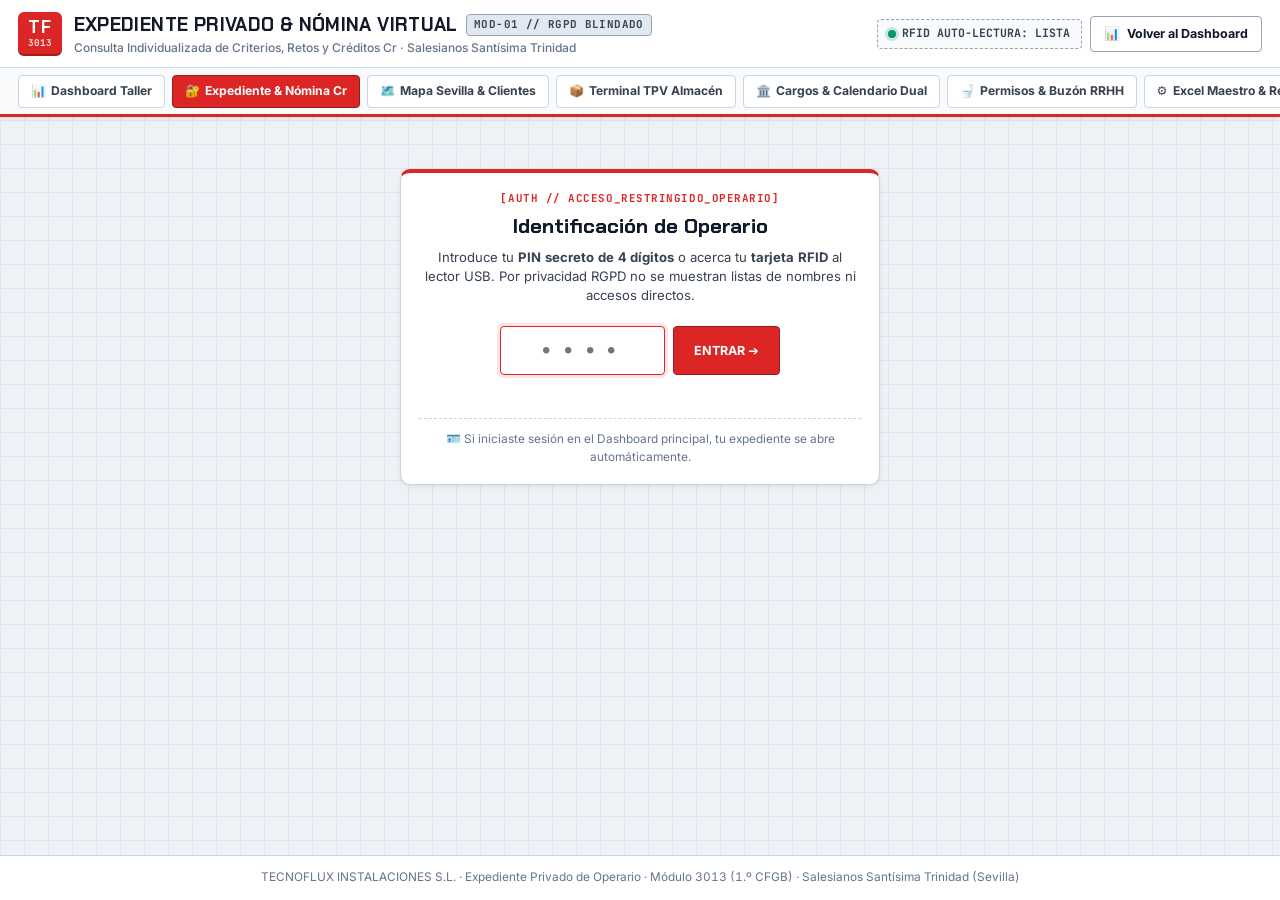
<file: pages/expediente.html>
<!DOCTYPE html>
<html lang="es">
<head>
  <meta charset="UTF-8" />
  <meta name="viewport" content="width=device-width, initial-scale=1.0" />
  <title>TECNOFLUX 3013 // Expediente Privado &amp; Nómina Cr</title>
  <link rel="stylesheet" href="../css/tecnoflux-theme.css" />
  <style>
    /* Estilos específicos de impresión oficial de Nómina Virtual en Cr */
    .payslip-paper {
      background: #ffffff;
      color: #111827;
      border: 2px solid #1e242b;
      border-radius: 6px;
      padding: 1.35rem;
    }
    .payslip-table {
      width: 100%;
      border-collapse: collapse;
      margin: 0.9rem 0;
      font-size: 0.8rem;
    }
    .payslip-table th, .payslip-table td {
      border: 1px solid #cbd5e1;
      padding: 0.5rem 0.65rem;
      text-align: left;
    }
    .payslip-table th {
      background: #f1f5f9;
      font-family: var(--font-mono);
      font-size: 0.72rem;
      text-transform: uppercase;
    }
    .badge-tile {
      background: var(--bg-surface-alt);
      border: 1px solid var(--border-tech);
      border-radius: 8px;
      padding: 0.7rem 0.55rem;
      text-align: center;
      transition: transform 0.15s ease;
    }
    .badge-tile.earned {
      border-color: var(--red-primary);
      border-top: 3px solid var(--red-primary);
      background: #ffffff;
    }
    .badge-tile.locked {
      opacity: 0.45;
      filter: grayscale(1);
    }
    @media print {
      body * { visibility: hidden !important; }
      #payslip-printable, #payslip-printable * { visibility: visible !important; }
      #payslip-printable {
        position: fixed !important;
        left: 0 !important;
        top: 0 !important;
        width: 100% !important;
        border: 3px double #111827 !important;
        box-shadow: none !important;
        background: #ffffff !important;
      }
      .no-print { display: none !important; }
    }
  </style>
</head>
<body>

  <!-- CABECERA TÉCNICA SUPERIOR -->
  <header class="tf-topbar no-print">
    <div class="tf-topbar-inner">
      <div class="tf-brand">
        <div class="tf-logo-box">
          <span>TF</span>
          <span>3013</span>
        </div>
        <div>
          <div class="tf-brand-title">
            <span>EXPEDIENTE PRIVADO &amp; NÓMINA VIRTUAL</span>
            <span class="tf-spec-tag">MOD-01 // RGPD BLINDADO</span>
          </div>
          <div class="tf-brand-sub">Consulta Individualizada de Criterios, Retos y Créditos Cr · Salesianos Santísima Trinidad</div>
        </div>
      </div>

      <div class="tf-actions">
        <div class="rfid-pill" title="Escaneo RFID activo">
          <span class="rfid-dot"></span>
          <span id="rfid-pill-label">RFID AUTO-LECTURA: LISTA</span>
        </div>
        <a href="../index.html" class="btn-tech btn-outline" style="text-decoration:none;">
          <span>📊</span>
          <span>Volver al Dashboard</span>
        </a>
      </div>
    </div>

    <nav class="tf-subnav" aria-label="Módulos del Portal">
      <div class="tf-subnav-inner" id="tf-dynamic-nav"></div>
    </nav>
  </header>

  <main class="tf-container">

    <!-- ======================================================================
         VISTA 1: LOGIN PRIVADO POR PIN O TARJETA RFID
         ====================================================================== -->
    <section id="exp-login-section" style="max-width:480px; margin:2rem auto;">
      <div class="tech-panel" style="text-align:center; border-top:4px solid var(--red-primary);">
        <span class="tech-code-label">[AUTH // ACCESO_RESTRINGIDO_OPERARIO]</span>
        <h1 class="tech-panel-title" style="font-size:1.3rem; margin-top:0.25rem;">Identificación de Operario</h1>
        <p style="font-size:0.82rem; color:var(--ink-secondary); margin-top:0.4rem;">
          Introduce tu <strong>PIN secreto de 4 dígitos</strong> o acerca tu <strong>tarjeta RFID</strong> al lector USB. Por privacidad RGPD no se muestran listas de nombres ni accesos directos.
        </p>

        <div style="display:flex; justify-content:center; gap:0.5rem; margin:1.3rem 0 0.7rem;">
          <input id="exp-pin-input" type="password" inputmode="numeric" maxlength="4" placeholder="••••"
            class="tf-input" style="width:165px; text-align:center; font-family:var(--font-mono); font-size:1.5rem; font-weight:800; letter-spacing:0.32em;"
            onkeydown="if(event.key==='Enter') handleExpLogin()" />
          <button class="btn-tech btn-red" style="padding:0.65rem 1.25rem;" onclick="handleExpLogin()">ENTRAR ➔</button>
        </div>

        <div id="exp-login-err" style="color:var(--red-primary); font-size:0.78rem; font-weight:700; min-height:1.1rem;"></div>

        <div style="margin-top:0.9rem; padding-top:0.75rem; border-top:1px dashed var(--border-tech); font-size:0.74rem; color:var(--ink-muted);">
          🪪 Si iniciaste sesión en el Dashboard principal, tu expediente se abre automáticamente.
        </div>
      </div>
    </section>

    <!-- ======================================================================
         VISTA 2: EXPEDIENTE COMPLETO DEL OPERARIO AUTENTICADO
         ====================================================================== -->
    <section id="exp-dashboard-section" style="display:none;">

      <!-- Cabecera de Ficha Técnica del Operario -->
      <div class="tech-panel" style="border-left:5px solid var(--red-primary); margin-bottom:1.1rem;">
        <div style="display:flex; flex-wrap:wrap; justify-content:space-between; align-items:center; gap:1rem;">
          <div>
            <div style="display:flex; align-items:center; gap:0.55rem; flex-wrap:wrap;">
              <span class="tech-code-label" style="display:inline;">[FICHA_OPERARIO]</span>
              <span id="exp-rank-badge" class="badge-status badge-ok">OFICIAL DE 1.ª</span>
              <span id="exp-dual-badge" class="badge-status badge-info">DUAL APTO</span>
            </div>
            <h1 id="exp-op-title" style="font-family:var(--font-display); font-size:1.55rem; margin-top:0.2rem;">Operario #06 · Cooperativa ALFA</h1>
            <div style="display:flex; flex-wrap:wrap; gap:0.5rem; margin-top:0.4rem; font-size:0.78rem;">
              <span class="op-chip" id="exp-role-chip">Supervisor de Obra</span>
              <span class="op-chip" id="exp-shift-chip">Martes (Sem. 1)</span>
              <span class="op-chip" id="exp-rfid-chip">UID RFID: —</span>
            </div>
          </div>

          <div style="display:flex; align-items:center; gap:0.85rem; flex-wrap:wrap;">
            <div style="background:var(--bg-surface-alt); border:1px solid var(--border-tech); border-radius:8px; padding:0.65rem 0.95rem; text-align:right;">
              <div style="font-family:var(--font-mono); font-size:0.68rem; color:var(--ink-muted);">NÓMINA MES (CRÉDITOS)</div>
              <div id="exp-net-cr" style="font-family:var(--font-display); font-size:1.65rem; font-weight:700; color:var(--red-primary);">1.200 Cr</div>
            </div>

            <div style="display:flex; flex-direction:column; gap:0.4rem;">
              <button class="btn-tech btn-red" onclick="openPayslipModal()">
                <span>📄</span>
                <span>Recibo Nómina PDF (Cr)</span>
              </button>
              <button class="btn-tech btn-outline" style="justify-content:center; font-size:0.74rem;" onclick="handleExpLogout()">
                <span>🔒</span>
                <span>Cerrar Sesión</span>
              </button>
            </div>
          </div>
        </div>
      </div>

      <!-- Bloque 1: Desglose Oficial 70% Exámenes (10 UTs) + 30% Prácticas (27 O.T.) -->
      <div class="tech-panel" style="margin-bottom:1.1rem;">
        <div class="tech-panel-header">
          <div>
            <span class="tech-code-label">[EVAL // PONDERACIÓN_OFICIAL_RD_127_2014]</span>
            <h2 class="tech-panel-title">Cálculo de Calificación Global: 70% Exámenes (10 UTs) + 30% Prácticas (27 O.T.)</h2>
          </div>
          <div style="text-align:right;">
            <span style="font-size:0.72rem; color:var(--ink-muted); display:block;">NOTA PONDERADA ACTUAL</span>
            <strong id="exp-final-grade" style="font-family:var(--font-display); font-size:1.45rem; color:var(--ink-primary);">8.93 / 10</strong>
          </div>
        </div>

        <div style="display:flex; justify-content:space-between; font-size:0.78rem; margin-bottom:0.4rem; flex-wrap:wrap; gap:0.4rem;">
          <span id="exp-split-70-label">📘 <strong>70% Exámenes:</strong> — pts / 7.000 máx.</span>
          <span id="exp-split-30-label">🛠️ <strong>30% Prácticas:</strong> — pts / 3.000 máx.</span>
          <strong id="exp-split-total-label" style="font-family:var(--font-mono); color:var(--red-primary);">Total: — / 10.000 pts</strong>
        </div>

        <div class="bar-track" style="height:16px; display:flex;">
          <div id="exp-bar-70" style="height:100%; background:var(--red-primary); transition:width 0.4s;" title="70% Exámenes"></div>
          <div id="exp-bar-30" style="height:100%; background:var(--status-ok); transition:width 0.4s;" title="30% Prácticas"></div>
        </div>
      </div>

      <!-- Bloque 2: 5 Barras RPG de Resultados de Aprendizaje + Permisos/Lavabo y Logros -->
      <div class="grid-2" style="margin-bottom:1.1rem;">
        <!-- Columna Izquierda: Barras RA1 a RA5 -->
        <div class="tech-panel">
          <div class="tech-panel-header">
            <div>
              <span class="tech-code-label">[RA1_A_RA5 // TRAZABILIDAD_CURRICULAR]</span>
              <h2 class="tech-panel-title">Progreso por Resultados de Aprendizaje</h2>
            </div>
            <span class="tf-spec-tag" id="exp-ra-sum-tag">0 / 10.000 XP</span>
          </div>
          <div id="exp-ra-container" style="display:flex; flex-direction:column; gap:0.8rem;"></div>
        </div>

        <!-- Columna Derecha: Permisos/Absentismo + Vitrina de Logros -->
        <div style="display:flex; flex-direction:column; gap:1.1rem;">
          <div class="tech-panel">
            <div class="tech-panel-header">
              <div>
                <span class="tech-code-label">[CONTROL_PUESTO // PERMISOS_Y_PRL]</span>
                <h2 class="tech-panel-title">Registro de Absentismo de Aula y Seguridad</h2>
              </div>
            </div>
            <div class="grid-3" style="gap:0.55rem; text-align:center;">
              <div style="background:var(--bg-surface-alt); border:1px solid var(--border-tech); border-radius:6px; padding:0.6rem;">
                <div style="font-size:0.68rem; color:var(--ink-muted); font-family:var(--font-mono);">SALIDAS SEMANA</div>
                <div id="exp-bath-count" style="font-family:var(--font-display); font-size:1.25rem; font-weight:700; margin-top:0.2rem;">0 / 2</div>
              </div>
              <div style="background:var(--bg-surface-alt); border:1px solid var(--border-tech); border-radius:6px; padding:0.6rem;">
                <div style="font-size:0.68rem; color:var(--ink-muted); font-family:var(--font-mono);">TIEMPO FUERA</div>
                <div id="exp-bath-mins" style="font-family:var(--font-display); font-size:1.25rem; font-weight:700; margin-top:0.2rem;">0 min</div>
              </div>
              <div style="background:var(--bg-surface-alt); border:1px solid var(--border-tech); border-radius:6px; padding:0.6rem;">
                <div style="font-size:0.68rem; color:var(--ink-muted); font-family:var(--font-mono);">DEDUCCIONES Cr</div>
                <div id="exp-total-ded" style="font-family:var(--font-display); font-size:1.25rem; font-weight:700; margin-top:0.2rem; color:var(--status-ok);">0 Cr</div>
              </div>
            </div>
          </div>

          <div class="tech-panel">
            <div class="tech-panel-header">
              <div>
                <span class="tech-code-label">[LOGROS // LICENCIAS_PROFESIONALES]</span>
                <h2 class="tech-panel-title">Vitrina de Títulos e Insignias</h2>
              </div>
            </div>
            <div id="exp-badges-grid" class="grid-4" style="gap:0.55rem;"></div>
          </div>
        </div>
      </div>

      <!-- Bloque 3: Tabla de los 10 Exámenes (EX1_UT1 .. EX10_UT10) -->
      <div class="tech-panel" style="margin-bottom:1.1rem;">
        <div class="tech-panel-header">
          <div>
            <span class="tech-code-label">[EX1_UT1 .. EX10_UT10 // PESO 70%]</span>
            <h2 class="tech-panel-title">Calificaciones de los 10 Exámenes de Trazabilidad</h2>
          </div>
          <span class="tf-spec-tag">RD 127/2014</span>
        </div>

        <div class="tech-table-wrap">
          <table class="tech-table">
            <thead>
              <tr>
                <th>Código</th>
                <th>Unidad de Trabajo</th>
                <th>Evaluación</th>
                <th>Criterios de Evaluación (CE)</th>
                <th>Calificación</th>
                <th>Puntos Aportados</th>
              </tr>
            </thead>
            <tbody id="exp-exams-tbody"></tbody>
          </table>
        </div>
      </div>

      <!-- Bloque 4: Evolución de las 27 Prácticas de Taller (P1 .. P27) -->
      <div class="tech-panel">
        <div class="tech-panel-header">
          <div>
            <span class="tech-code-label">[P1 .. P27 // PESO 30% · CUADERNO DE TALLER]</span>
            <h2 class="tech-panel-title">Evolución de las 27 Órdenes de Trabajo (Prácticas)</h2>
            <p id="exp-pracs-subtitle" style="font-size:0.76rem; color:var(--ink-muted); margin-top:0.15rem;"></p>
          </div>

          <div style="display:flex; gap:0.4rem; flex-wrap:wrap;">
            <button class="btn-tech btn-dark" style="font-size:0.72rem;" onclick="filterPracs('all')">Todas (27)</button>
            <button class="btn-tech btn-outline" style="font-size:0.72rem;" onclick="filterPracs('done')">✅ Superadas</button>
            <button class="btn-tech btn-outline" style="font-size:0.72rem;" onclick="filterPracs('pending')">⏳ Pendientes</button>
          </div>
        </div>

        <div id="exp-pracs-grid" class="grid-3"></div>
      </div>

    </section>

  </main>

  <footer class="tf-footer no-print">
    TECNOFLUX INSTALACIONES S.L. · Expediente Privado de Operario · Módulo 3013 (1.º CFGB) · Salesianos Santísima Trinidad (Sevilla)
  </footer>

  <!-- ========================================================================
       MODAL IMPRIMIBLE: RECIBO OFICIAL DE NÓMINA EN CRÉDITOS Cr
       ======================================================================== -->
  <div class="tf-modal-backdrop" id="modal-payslip">
    <div class="tf-modal" style="max-width:740px;">
      <button class="tf-modal-close no-print" onclick="closeModal('modal-payslip')">✕</button>

      <div class="no-print" style="display:flex; justify-content:space-between; align-items:center; margin-bottom:0.9rem; padding-right:2.2rem;">
        <span style="font-size:0.84rem; font-weight:800; color:var(--ink-primary);">📄 Vista Previa Oficial · Liquidación en Créditos Cr</span>
        <button class="btn-tech btn-red" onclick="window.print()">
          <span>🖨️</span>
          <span>Imprimir / Guardar PDF</span>
        </button>
      </div>

      <div id="payslip-printable" class="payslip-paper">
        <div style="display:flex; justify-content:space-between; align-items:flex-start; border-bottom:2px solid #111827; padding-bottom:0.75rem;">
          <div>
            <div style="font-family:var(--font-display); font-size:1.25rem; font-weight:700; color:#dc2626;">TECNOFLUX INSTALACIONES S.L.</div>
            <div style="font-size:0.75rem; color:#374151;">Departamento de Electricidad y Electrónica · Módulo 3013 (1.º CFGB)</div>
            <div style="font-size:0.72rem; color:#64748b;">Colegio Salesiano Santísima Trinidad · Sevilla</div>
          </div>
          <div style="text-align:right;">
            <div style="font-family:var(--font-mono); font-weight:800; font-size:0.8rem; background:#f1f5f9; padding:0.25rem 0.6rem; border:1px solid #94a3b8;">
              RECIBO DE CRÉDITOS VIRTUALES (Cr)
            </div>
            <div id="pay-date" style="font-size:0.72rem; margin-top:0.3rem; font-family:var(--font-mono); color:#475569;"></div>
          </div>
        </div>

        <div style="display:grid; grid-template-columns:1fr 1fr; gap:0.6rem; margin-top:0.8rem; font-size:0.78rem; background:#f8fafc; padding:0.7rem; border:1px solid #cbd5e1;">
          <div><strong>Código Operario (RGPD):</strong> <span id="pay-code"></span></div>
          <div><strong>Cooperativa / Cuadrilla:</strong> <span id="pay-coop"></span></div>
          <div><strong>Categoría Profesional:</strong> <span id="pay-rank"></span></div>
          <div><strong>Cargo Asignado:</strong> <span id="pay-role"></span></div>
        </div>

        <table class="payslip-table">
          <thead>
            <tr>
              <th>Concepto Retributivo / Evaluación Continua</th>
              <th style="text-align:right;">Devengos (+ Cr)</th>
              <th style="text-align:right;">Deducciones (- Cr)</th>
            </tr>
          </thead>
          <tbody id="pay-tbody"></tbody>
          <tfoot>
            <tr style="background:#f1f5f9; font-weight:900; font-size:0.92rem;">
              <td colspan="2">SALDO LÍQUIDO VIRTUAL A PERCIBIR (CRÉDITOS TECNOFLUX)</td>
              <td id="pay-total" style="text-align:right; color:#dc2626; font-family:var(--font-mono);"></td>
            </tr>
          </tfoot>
        </table>

        <div style="display:flex; justify-content:space-between; align-items:center; margin-top:0.9rem; padding-top:0.7rem; border-top:1px dashed #94a3b8; font-size:0.75rem;">
          <div>
            <strong>Dictamen Fase Empresa (Dual · RD 659/2023):</strong><br>
            <span id="pay-dual-stamp" style="display:inline-block; margin-top:0.3rem; padding:0.22rem 0.6rem; font-weight:800; border:2px solid #059669; border-radius:4px;"></span>
          </div>
          <div style="text-align:right; color:#475569;">
            <div>Sello Dirección de Obra</div>
            <div style="font-weight:800; color:#111827; margin-top:0.45rem;">Dpto. Electricidad · DOMO 3013</div>
          </div>
        </div>

        <div style="margin-top:0.75rem; padding-top:0.45rem; border-top:1px solid #e2e8f0; font-size:0.67rem; color:#64748b; text-align:center;">
          * Aviso Legal Educativo: Las cantidades expresadas en <strong>Cr (Créditos Virtuales Tecnoflux)</strong> constituyen un sistema pedagógico de gamificación académica sin validez monetaria real ni derecho a cobro económico.
        </div>
      </div>
    </div>
  </div>

  <!-- SCRIPTS CENTRALIZADOS -->
  <script src="../js/tecnoflux-core.js"></script>
  <script>
    let currentOp = null;
    let currentPracFilter = 'all';

    function openModal(id) { document.getElementById(id).classList.add('open'); }
    function closeModal(id) { document.getElementById(id).classList.remove('open'); }

    // -------------------------------------------------------------------------
    // GESTIÓN DE SESIÓN Y AUTENTICACIÓN (PIN O TARJETA RFID)
    // -------------------------------------------------------------------------
    async function activateOperatorView(op) {
      currentOp = op;
      document.getElementById('exp-login-section').style.display = 'none';
      document.getElementById('exp-dashboard-section').style.display = 'block';
      renderExpediente();

      // Si hay Webhook configurado, actualiza silenciosamente solo la fila de este alumno
      const updated = await TecnofluxCore.fetchSingleStudentFromSheet(op.pin);
      if (updated) {
        currentOp = updated;
        renderExpediente();
      }
    }

    function handleExpLogin() {
      const pin = document.getElementById('exp-pin-input').value;
      const err = document.getElementById('exp-login-err');
      const op = TecnofluxCore.loginStudentByPin(pin);
      if (op) {
        err.textContent = '';
        activateOperatorView(op);
        TecnofluxCore.toast(`🔓 Bienvenido, ${op.code}`);
      } else {
        err.textContent = '⛔ PIN incorrecto. Consulta tu código de 4 dígitos con el profesor.';
      }
    }

    function handleExpLogout() {
      TecnofluxCore.clearSession();
      currentOp = null;
      document.getElementById('exp-pin-input').value = '';
      document.getElementById('exp-dashboard-section').style.display = 'none';
      document.getElementById('exp-login-section').style.display = 'block';
      TecnofluxCore.toast('🔒 Sesión cerrada correctamente.');
    }

    // -------------------------------------------------------------------------
    // RENDERIZADO COMPLETO DEL EXPEDIENTE PRIVADO
    // -------------------------------------------------------------------------
    function renderExpediente() {
      if (!currentOp) return;
      const st = TecnofluxCore.getState();
      const m = TecnofluxCore.calculateOperatorMetrics(currentOp);
      const coopObj = st.cooperativas[currentOp.coop] || { name: currentOp.coop, cr: 0 };

      // 1. Cabecera Ficha Operario
      document.getElementById('exp-op-title').textContent = `${currentOp.code} · ${coopObj.name}`;
      const rankBadge = document.getElementById('exp-rank-badge');
      rankBadge.textContent = m.rankLabel;
      rankBadge.className = 'badge-status ' + m.rankBadgeClass;

      const dualBadge = document.getElementById('exp-dual-badge');
      dualBadge.textContent = m.dualApto ? '✅ APTO EMPRESA / DUAL' : '⚠️ REVISIÓN PRL / MÍNIMOS';
      dualBadge.className = 'badge-status ' + (m.dualApto ? 'badge-ok' : 'badge-red');

      document.getElementById('exp-role-chip').textContent = `Cargo: ${currentOp.role || 'Sin Cargo'}`;
      document.getElementById('exp-shift-chip').textContent = `Turno: ${currentOp.shift || 'Estándar'}`;
      document.getElementById('exp-rfid-chip').textContent = `Tarjeta RFID: ${currentOp.uid || 'Sin vincular'}`;
      document.getElementById('exp-net-cr').textContent = `${m.netCr.toLocaleString('es-ES')} Cr`;

      // 2. Desglose Oficial 70% Exámenes + 30% Prácticas
      document.getElementById('exp-final-grade').textContent = `${m.finalGrade10} / 10`;
      document.getElementById('exp-split-70-label').innerHTML = `📘 <strong>70% Exámenes (Media ${m.avgExams.toFixed(2)}):</strong> ${m.examPoints.toLocaleString('es-ES')} / 7.000 pts`;
      document.getElementById('exp-split-30-label').innerHTML = `🛠️ <strong>30% Prácticas (Media ${m.avgPracs.toFixed(2)}):</strong> ${m.pracPoints.toLocaleString('es-ES')} / 3.000 pts`;
      document.getElementById('exp-split-total-label').textContent = `Total: ${m.weightedTotalPts.toLocaleString('es-ES')} / 10.000 pts`;

      const pct70 = Math.min(70, Math.round((m.examPoints / 10000) * 100));
      const pct30 = Math.min(30, Math.round((m.pracPoints / 10000) * 100));
      document.getElementById('exp-bar-70').style.width = pct70 + '%';
      document.getElementById('exp-bar-30').style.width = pct30 + '%';

      // 3. Barras RPG RA1 a RA5
      const raLabels = [
        'RA1 · Herramientas, Material y PRL',
        'RA2 · Montaje de Canalizaciones y Cajas',
        'RA3 · Tendido de Conductores y Empalmes',
        'RA4 · Mecanismos y Automatismos Domóticos',
        'RA5 · Diagnóstico, Averías y Fase Dual'
      ];
      const raArr = currentOp.ra || [0, 0, 0, 0, 0];
      const sumRa = raArr.reduce((a, b) => a + b, 0);
      document.getElementById('exp-ra-sum-tag').textContent = `${sumRa.toLocaleString('es-ES')} / 10.000 XP`;

      document.getElementById('exp-ra-container').innerHTML = raArr.map((pts, idx) => {
        const pct = Math.min(100, Math.round((pts / 2000) * 100));
        const note10 = (pts / 200).toFixed(1);
        const col = pts >= 1400 ? 'var(--status-ok)' : (pts >= 1000 ? 'var(--status-info)' : 'var(--red-primary)');
        return `
          <div>
            <div style="display:flex; justify-content:space-between; font-size:0.78rem; margin-bottom:0.25rem;">
              <span style="font-weight:600; color:var(--ink-primary);">${raLabels[idx]}</span>
              <strong style="font-family:var(--font-mono); color:${col};">${pts} / 2000 (${note10})</strong>
            </div>
            <div class="bar-track">
              <div class="bar-fill" style="width:${pct}%; background:${col};"></div>
            </div>
          </div>
        `;
      }).join('');

      // 4. Permisos / Absentismo y Deducciones
      document.getElementById('exp-bath-count').textContent = `${currentOp.exits || 0} / 2`;
      document.getElementById('exp-bath-mins').textContent = `${currentOp.mins || 0} min`;
      const totalDed = m.prlDedCr + m.tpvDedCr + m.bathDedCr;
      const dedEl = document.getElementById('exp-total-ded');
      dedEl.textContent = totalDed > 0 ? `-${totalDed} Cr` : '0 Cr';
      dedEl.style.color = totalDed > 0 ? 'var(--red-primary)' : 'var(--status-ok)';

      // 5. Vitrina de Logros e Insignias
      const badgesCat = TecnofluxCore.getBadgesCatalog();
      const userBadges = currentOp.badges || [];
      document.getElementById('exp-badges-grid').innerHTML = badgesCat.map(b => {
        const hasIt = userBadges.includes(b.id);
        return `
          <div class="badge-tile ${hasIt ? 'earned' : 'locked'}" title="${b.desc}">
            <div style="font-size:1.35rem;">${b.icon}</div>
            <div style="font-size:0.72rem; font-weight:800; margin-top:0.2rem; color:var(--ink-primary);">${b.name}</div>
            <div style="font-size:0.65rem; font-family:var(--font-mono); color:${hasIt ? 'var(--status-ok)' : 'var(--ink-muted)'}; margin-top:0.15rem;">
              ${hasIt ? '✅ OBTENIDO' : '🔒 PENDIENTE'}
            </div>
          </div>
        `;
      }).join('');

      // 6. Tabla de los 10 Exámenes (EX1_UT1 .. EX10_UT10)
      const units = TecnofluxCore.getUnitsCatalog();
      document.getElementById('exp-exams-tbody').innerHTML = units.map((u, idx) => {
        const g = currentOp.exams && currentOp.exams[idx] !== null && currentOp.exams[idx] !== undefined ? Number(currentOp.exams[idx]) : null;
        const pts = g !== null ? Math.round(g * 70) + ' pts' : '—';
        const gradeCell = g !== null
          ? `<span class="badge-status ${g >= 5 ? 'badge-ok' : 'badge-red'}">${g.toFixed(2)} / 10</span>`
          : `<span style="color:var(--ink-muted); font-size:0.75rem;">Programado (${u.examDate})</span>`;
        return `
          <tr>
            <td><strong style="font-family:var(--font-mono); color:var(--red-primary);">${u.col}</strong></td>
            <td><strong>${u.title}</strong></td>
            <td><span class="tf-spec-tag">${u.evalTerm}</span></td>
            <td style="font-family:var(--font-mono); font-size:0.72rem; color:var(--ink-secondary);">${u.ce}</td>
            <td>${gradeCell}</td>
            <td style="font-family:var(--font-mono);">${pts}</td>
          </tr>
        `;
      }).join('');

      renderPracticesCards();
    }

    function filterPracs(mode) {
      currentPracFilter = mode;
      renderPracticesCards();
    }

    function renderPracticesCards() {
      if (!currentOp) return;
      const pracsCat = TecnofluxCore.getPracticesCatalog();
      const list = pracsCat.map((p, idx) => {
        const val = currentOp.pracsList && currentOp.pracsList[idx] !== null && currentOp.pracsList[idx] !== undefined ? Number(currentOp.pracsList[idx]) : null;
        return { ...p, grade: val };
      });

      const doneCount = list.filter(x => x.grade !== null).length;
      document.getElementById('exp-pracs-subtitle').textContent = `Progreso del Cuaderno de Taller: ${doneCount} de 27 prácticas ejecutadas (${Math.round((doneCount / 27) * 100)}%).`;

      const filtered = list.filter(x => {
        if (currentPracFilter === 'done') return x.grade !== null;
        if (currentPracFilter === 'pending') return x.grade === null;
        return true;
      });

      document.getElementById('exp-pracs-grid').innerHTML = filtered.map(item => {
        const isDone = item.grade !== null;
        const borderTop = isDone ? '3px solid var(--status-ok)' : '3px solid var(--border-strong)';
        return `
          <div style="background:var(--bg-surface-alt); border:1px solid var(--border-tech); border-top:${borderTop}; border-radius:8px; padding:0.85rem; display:flex; flex-direction:column; justify-content:space-between; gap:0.5rem;">
            <div>
              <div style="display:flex; justify-content:space-between; align-items:center;">
                <span class="tf-spec-tag">${item.code} · ${item.ut}</span>
                <span class="badge-status ${isDone ? 'badge-ok' : 'badge-warn'}">
                  ${isDone ? '✅ ' + item.grade.toFixed(1) + ' / 10' : '⏳ +' + item.rewardCr + ' Cr'}
                </span>
              </div>
              <div style="font-weight:700; font-size:0.85rem; color:var(--ink-primary); margin-top:0.35rem;">${item.name}</div>
              <div style="font-size:0.73rem; color:var(--ink-secondary); margin-top:0.25rem;">🏢 ${item.client}</div>
            </div>
            <div style="font-family:var(--font-mono); font-size:0.68rem; color:var(--ink-muted); border-top:1px solid var(--border-tech); padding-top:0.35rem;">
              CE: ${item.ce}
            </div>
          </div>
        `;
      }).join('');
    }

    // -------------------------------------------------------------------------
    // RECIBO OFICIAL DE NÓMINA VIRTUAL EN Cr (IMPRIMIBLE PDF)
    // -------------------------------------------------------------------------
    function openPayslipModal() {
      if (!currentOp) return;
      const m = TecnofluxCore.calculateOperatorMetrics(currentOp);

      document.getElementById('pay-code').textContent = currentOp.code;
      document.getElementById('pay-coop').textContent = 'Cooperativa ' + currentOp.coop;
      document.getElementById('pay-rank').textContent = m.rankLabel;
      document.getElementById('pay-role').textContent = currentOp.role || 'Operario Base';
      document.getElementById('pay-date').textContent = 'Fecha emisión: ' + new Date().toLocaleDateString('es-ES');

      document.getElementById('pay-tbody').innerHTML = `
        <tr>
          <td>Rendimiento Técnico Ponderado (70% Exámenes: ${m.avgExams.toFixed(2)} | 30% Prácticas: ${m.avgPracs.toFixed(2)})</td>
          <td style="text-align:right; font-family:var(--font-mono);">+${m.baseCr.toFixed(0)} Cr</td>
          <td style="text-align:right;">—</td>
        </tr>
        <tr>
          <td>Plus de Responsabilidad por Cargo Principal (${currentOp.role || 'Sin Cargo'})</td>
          <td style="text-align:right; font-family:var(--font-mono);">+${m.roleBonusCr.toFixed(0)} Cr</td>
          <td style="text-align:right;">—</td>
        </tr>
        <tr>
          <td>Bonificación por Asistencia, Puntualidad y Retos Completados</td>
          <td style="text-align:right; font-family:var(--font-mono);">+${m.attBonusCr.toFixed(0)} Cr</td>
          <td style="text-align:right;">—</td>
        </tr>
        <tr>
          <td>Deducción por Incidencias de Seguridad PRL / Falta de EPIs</td>
          <td style="text-align:right;">—</td>
          <td style="text-align:right; font-family:var(--font-mono); color:#dc2626;">-${m.prlDedCr.toFixed(0)} Cr</td>
        </tr>
        <tr>
          <td>Deducción por Mermas TPV / Rotura de Materiales en Taller</td>
          <td style="text-align:right;">—</td>
          <td style="text-align:right; font-family:var(--font-mono); color:#dc2626;">-${m.tpvDedCr.toFixed(0)} Cr</td>
        </tr>
        <tr>
          <td>Deducción por Absentismo de Aula (${currentOp.mins || 0} min fuera de puesto)</td>
          <td style="text-align:right;">—</td>
          <td style="text-align:right; font-family:var(--font-mono); color:#dc2626;">-${m.bathDedCr.toFixed(0)} Cr</td>
        </tr>
      `;

      document.getElementById('pay-total').textContent = `${m.netCr.toLocaleString('es-ES')} Cr`;

      const stamp = document.getElementById('pay-dual-stamp');
      stamp.textContent = m.dualApto ? '✅ APTO PARA INCORPORACIÓN A EMPRESA (DUAL)' : '⛔ RETENIDO EN CENTRO (PENDIENTE PRL / MÍNIMOS)';
      stamp.style.color = m.dualApto ? '#059669' : '#dc2626';
      stamp.style.borderColor = m.dualApto ? '#059669' : '#dc2626';

      openModal('modal-payslip');
    }

    // -------------------------------------------------------------------------
    // INICIALIZACIÓN DE LA SUBPÁGINA
    // -------------------------------------------------------------------------
    window.onload = function () {
      TecnofluxCore.renderNavBar('expediente', true);

      // Comprobar si viene con sesión iniciada desde index.html (por PIN o RFID)
      const session = TecnofluxCore.getActiveSession();
      if (session && session.type === 'STUDENT' && session.pin) {
        const op = TecnofluxCore.getOperatorByPin(session.pin);
        if (op) {
          activateOperatorView(op);
        }
      } else {
        setTimeout(() => document.getElementById('exp-pin-input').focus(), 100);
      }

      // Escucha global de lector RFID USB en esta subpágina
      TecnofluxCore.initGlobalRfidListener(function (scanResult) {
        if (scanResult.role === 'STUDENT' && scanResult.operator) {
          document.getElementById('rfid-pill-label').textContent = `RFID: ${scanResult.operator.code.toUpperCase()}`;
          activateOperatorView(scanResult.operator);
          TecnofluxCore.toast(`🪪 Tarjeta RFID leída: ${scanResult.operator.code}`);
        } else if (scanResult.role === 'UNASSIGNED') {
          TecnofluxCore.toast(`⚠️ Tarjeta RFID (${scanResult.uid}) sin asignar. Vincúlala en el Dashboard.`);
        }
      });
    };
  </script>
</body>
</html>
</file>
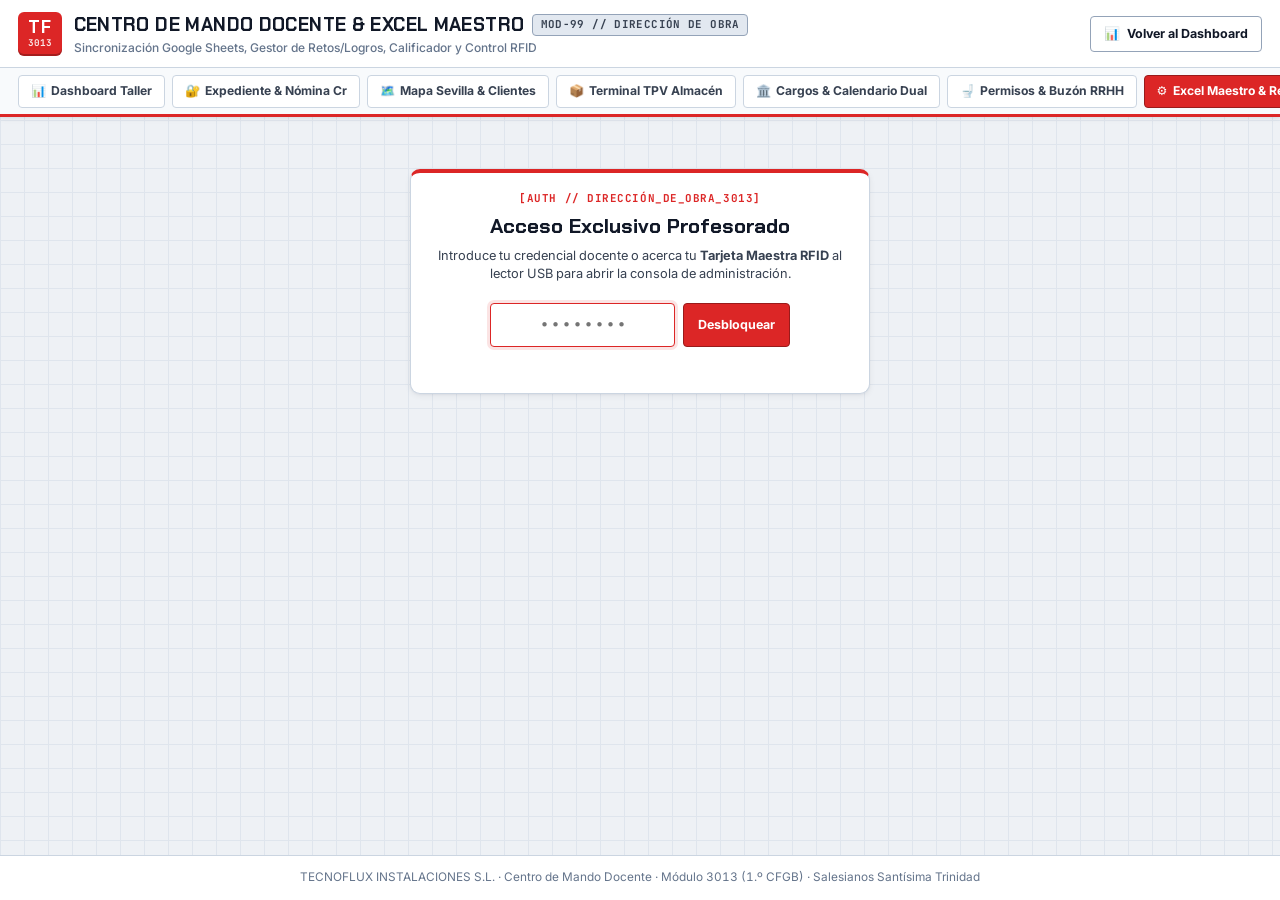
<file: pages/panel-profesor.html>
<!DOCTYPE html>
<html lang="es">
<head>
  <meta charset="UTF-8" />
  <meta name="viewport" content="width=device-width, initial-scale=1.0" />
  <title>TECNOFLUX 3013 // Centro de Mando Docente &amp; Excel Maestro</title>
  <link rel="stylesheet" href="../css/tecnoflux-theme.css" />
</head>
<body>

  <!-- CABECERA TÉCNICA SUPERIOR -->
  <header class="tf-topbar">
    <div class="tf-topbar-inner">
      <div class="tf-brand">
        <div class="tf-logo-box">
          <span>TF</span>
          <span>3013</span>
        </div>
        <div>
          <div class="tf-brand-title">
            <span>CENTRO DE MANDO DOCENTE &amp; EXCEL MAESTRO</span>
            <span class="tf-spec-tag">MOD-99 // DIRECCIÓN DE OBRA</span>
          </div>
          <div class="tf-brand-sub">Sincronización Google Sheets, Gestor de Retos/Logros, Calificador y Control RFID</div>
        </div>
      </div>

      <div class="tf-actions">
        <a href="../index.html" class="btn-tech btn-outline" style="text-decoration:none;">
          <span>📊</span>
          <span>Volver al Dashboard</span>
        </a>
      </div>
    </div>

    <nav class="tf-subnav" aria-label="Módulos del Portal">
      <div class="tf-subnav-inner" id="tf-dynamic-nav"></div>
    </nav>
  </header>

  <main class="tf-container">

    <!-- VISTA 1: PANTALLA DE AUTENTICACIÓN DOCENTE -->
    <section id="prof-auth-box" style="max-width:460px; margin:2rem auto;">
      <div class="tech-panel" style="text-align:center; border-top:4px solid var(--red-primary);">
        <span class="tech-code-label">[AUTH // DIRECCIÓN_DE_OBRA_3013]</span>
        <h1 class="tech-panel-title" style="font-size:1.3rem; margin-top:0.25rem;">Acceso Exclusivo Profesorado</h1>
        <p style="font-size:0.8rem; color:var(--ink-secondary); margin-top:0.35rem;">
          Introduce tu credencial docente o acerca tu <strong>Tarjeta Maestra RFID</strong> al lector USB para abrir la consola de administración.
        </p>

        <div style="display:flex; justify-content:center; gap:0.5rem; margin:1.2rem 0 0.65rem;">
          <input id="prof-pass-input" type="password" placeholder="••••••••" class="tf-input"
            style="width:185px; text-align:center; font-family:var(--font-mono); font-size:1.15rem;"
            onkeydown="if(event.key==='Enter') handleProfLogin()" />
          <button class="btn-tech btn-red" onclick="handleProfLogin()">Desbloquear</button>
        </div>
        <div id="prof-auth-err" style="color:var(--red-primary); font-size:0.78rem; font-weight:700; min-height:1.1rem;"></div>
      </div>
    </section>

    <!-- VISTA 2: PANEL COMPLETO DEL PROFESOR -->
    <section id="prof-main-panel" style="display:none;">

      <!-- BLOQUE 1: CONEXIÓN Y SINCRONIZACIÓN CON EXCEL MAESTRO (GOOGLE SHEETS) -->
      <div class="tech-panel" style="border-top:4px solid var(--red-primary); margin-bottom:1.15rem;">
        <div class="tech-panel-header">
          <div>
            <span class="tech-code-label">[SEC-01 // BACKEND_GOOGLE_SHEETS_MAESTRO]</span>
            <h2 class="tech-panel-title">1. Sincronización Total con Excel Maestro (`BD_TECNOFLUX_3013_MAESTRO`)</h2>
          </div>
          <button class="btn-tech btn-outline" style="font-size:0.74rem;" onclick="copyAppsScriptFile()">
            📋 Copiar Código Google Apps Script (`apps-script-backend.js`)
          </button>
        </div>

        <p style="font-size:0.78rem; color:var(--ink-secondary); margin-bottom:0.75rem;">
          Tu hoja de cálculo permanece <strong>100% privada en Google Drive</strong> (sin publicar CSV abiertos). Pega aquí la URL de tu aplicación web de Google Apps Script (terminada en <code>/exec</code>) para sincronizar notas, prácticas, retos, logros y saldos:
        </p>

        <div style="display:flex; flex-wrap:wrap; gap:0.5rem; margin-bottom:0.65rem;">
          <input id="prof-webhook-url" type="url" class="tf-input" style="flex:1; min-width:260px;"
            placeholder="https://script.google.com/macros/s/AKfycb.../exec" />
          <button class="btn-tech btn-dark" onclick="saveProfWebhook()">💾 Guardar URL</button>
          <button class="btn-tech btn-red" onclick="runFullSheetSync()">⚡ Sincronizar TODO desde Google Sheets</button>
        </div>

        <div id="prof-sync-status" style="font-family:var(--font-mono); font-size:0.74rem; color:var(--ink-secondary); background:var(--bg-surface-alt); padding:0.5rem 0.75rem; border-radius:6px; border:1px solid var(--border-tech);">
          Estado: Listo para sincronizar.
        </div>
      </div>

      <!-- BLOQUE 2: GESTOR DE SUBMISIONES, RETOS ACTIVOS, TÍTULOS Y LOGROS -->
      <div class="grid-2" style="margin-bottom:1.15rem;">
        <!-- Crear Nuevo Reto / Submisión / Logro -->
        <div class="tech-panel">
          <div class="tech-panel-header">
            <div>
              <span class="tech-code-label">[SEC-02A // CREAR_RETOS_Y_SUBMISIONES]</span>
              <h2 class="tech-panel-title">2A. Publicar Reto, Submisión o Título en el Portal</h2>
            </div>
          </div>

          <div style="display:flex; flex-direction:column; gap:0.55rem;">
            <div style="display:grid; grid-template-columns:1fr 1fr; gap:0.5rem;">
              <div>
                <label style="font-size:0.72rem; font-weight:700;">Categoría:</label>
                <select id="prof-mission-type" class="tf-select">
                  <option value="RETO ACTIVO">🎯 Reto Activo</option>
                  <option value="SUBMISIÓN O.T.">🛠️ Submisión de Taller</option>
                  <option value="LOGRO / TÍTULO">🏅 Título / Logro Especial</option>
                </select>
              </div>
              <div>
                <label style="font-size:0.72rem; font-weight:700;">Recompensa (Cr):</label>
                <input id="prof-mission-cr" type="number" class="tf-input" value="150" />
              </div>
            </div>

            <div>
              <label style="font-size:0.72rem; font-weight:700;">Título del Reto o Submisión:</label>
              <input id="prof-mission-title" type="text" class="tf-input" placeholder="Ej. Reto Conmutada 3 Puntos sin fallos" />
            </div>

            <div>
              <label style="font-size:0.72rem; font-weight:700;">Insignia / Logro que desbloquea (Opcional):</label>
              <select id="prof-mission-badge" class="tf-select">
                <option value="">— Sin insignia asociada —</option>
                <option value="Escudo PRL">🛡️ Escudo PRL &amp; LOTO</option>
                <option value="Polímetro PRO">⚡ Maestro del Polímetro</option>
                <option value="Intérprete Planos">📐 Intérprete de Planos</option>
                <option value="Técnico Materiales">🔧 Técnico de Materiales</option>
                <option value="Especialista Cobre">🔌 Especialista en Cobre</option>
                <option value="Cuadrista DIN">🧰 Cuadrista Residencial</option>
                <option value="Ing. Iluminación">💡 Ing. de Iluminación</option>
                <option value="Inspector Jefe CSI">🏆 Inspector Jefe CSI</option>
              </select>
            </div>

            <div>
              <label style="font-size:0.72rem; font-weight:700;">Descripción / Requisitos de validación:</label>
              <input id="prof-mission-desc" type="text" class="tf-input" placeholder="Condiciones técnicas para ganar la recompensa..." />
            </div>

            <button class="btn-tech btn-red" style="justify-content:center; margin-top:0.2rem;" onclick="createNewMission()">
              + Publicar en Dashboard y Guardar en Excel Maestro
            </button>
          </div>
        </div>

        <!-- Otorgar / Retirar Logros e Insignias a Operarios -->
        <div class="tech-panel">
          <div class="tech-panel-header">
            <div>
              <span class="tech-code-label">[SEC-02B // ASIGNACIÓN_DE_LOGROS_Y_TÍTULOS]</span>
              <h2 class="tech-panel-title">2B. Conceder Insignias y Bonus Cr a Operarios</h2>
            </div>
          </div>

          <div style="display:grid; grid-template-columns:1.2fr 1fr; gap:0.5rem; margin-bottom:0.65rem;">
            <div>
              <label style="font-size:0.72rem; font-weight:700;">Seleccionar Operario:</label>
              <select id="prof-badge-op" class="tf-select" onchange="renderOperatorBadgesChecklist()"></select>
            </div>
            <div>
              <label style="font-size:0.72rem; font-weight:700;">Bonus Nómina al otorgar (Cr):</label>
              <input id="prof-badge-bonus" type="number" class="tf-input" value="100" />
            </div>
          </div>

          <div id="prof-badges-checklist" class="grid-2" style="gap:0.45rem;"></div>
        </div>
      </div>

      <!-- BLOQUE 3: CALIFICADOR RÁPIDO (10 EXÁMENES Y 27 PRÁCTICAS) + TARJETAS RFID -->
      <div class="grid-2" style="margin-bottom:1.15rem;">
        <!-- Calificador Rápido -->
        <div class="tech-panel">
          <div class="tech-panel-header">
            <div>
              <span class="tech-code-label">[SEC-03A // EVALUACIÓN_RÁPIDA_70_30]</span>
              <h2 class="tech-panel-title">3A. Calificador Rápido (Exámenes y Prácticas)</h2>
            </div>
          </div>

          <div style="display:flex; flex-direction:column; gap:0.55rem;">
            <div style="display:grid; grid-template-columns:1fr 1fr; gap:0.5rem;">
              <div>
                <label style="font-size:0.72rem; font-weight:700;">Operario:</label>
                <select id="prof-grade-op" class="tf-select"></select>
              </div>
              <div>
                <label style="font-size:0.72rem; font-weight:700;">Instrumento:</label>
                <select id="prof-grade-kind" class="tf-select" onchange="populateGradeItems()">
                  <option value="EXAM">📘 Examen (EX1_UT1 .. EX10_UT10 · 70%)</option>
                  <option value="PRAC">🛠️ Práctica Taller (P1 .. P27 · 30%)</option>
                </select>
              </div>
            </div>

            <div style="display:grid; grid-template-columns:2fr 1fr; gap:0.5rem;">
              <div>
                <label style="font-size:0.72rem; font-weight:700;">Unidad / Orden de Trabajo:</label>
                <select id="prof-grade-item" class="tf-select"></select>
              </div>
              <div>
                <label style="font-size:0.72rem; font-weight:700;">Nota (0 - 10):</label>
                <input id="prof-grade-val" type="number" step="0.05" min="0" max="10" class="tf-input" placeholder="Ej. 8.5" />
              </div>
            </div>

            <button class="btn-tech btn-dark" style="justify-content:center;" onclick="saveGradeFromPanel()">
              💾 Guardar Calificación y Sincronizar con Google Sheet
            </button>
          </div>
        </div>

        <!-- Gestor de Tarjetas RFID y Días Sin Accidentes -->
        <div class="tech-panel">
          <div class="tech-panel-header">
            <div>
              <span class="tech-code-label">[SEC-03B // HARDWARE_RFID_Y_SEGURIDAD]</span>
              <h2 class="tech-panel-title">3B. Vincular Tarjetas RFID y Contador PRL</h2>
            </div>
          </div>

          <div style="display:flex; gap:0.45rem; flex-wrap:wrap; margin-bottom:0.75rem;">
            <select id="prof-rfid-target" class="tf-select" style="flex:1; min-width:170px;"></select>
            <input id="prof-rfid-uid" type="text" data-rfid-capture="true" class="tf-input" style="width:160px; font-family:var(--font-mono);" placeholder="Pasa tarjeta RFID..." />
            <button class="btn-tech btn-red" onclick="saveRfidBinding()">🪪 Vincular</button>
          </div>

          <div style="border-top:1px solid var(--border-tech); padding-top:0.65rem; display:flex; justify-content:space-between; align-items:center; flex-wrap:wrap; gap:0.5rem;">
            <span style="font-size:0.8rem; font-weight:700;">Días Sin Accidentes: <strong id="prof-safety-val" style="color:var(--status-ok);">24</strong></span>
            <div style="display:flex; gap:0.4rem;">
              <button class="btn-tech" style="background:var(--status-ok); color:#fff; font-size:0.72rem;" onclick="modSafety(1)">+1 Día</button>
              <button class="btn-tech btn-outline" style="font-size:0.72rem;" onclick="modSafety(0)">Reiniciar a 0</button>
            </div>
          </div>
        </div>
      </div>

      <!-- BLOQUE 4: BUZÓN ÉTICO RRHH RECIBIDO (SOLO TUTOR / PROFESOR) -->
      <div class="tech-panel">
        <div class="tech-panel-header">
          <div>
            <span class="tech-code-label">[SEC-04 // TUTORÍA_Y_MEDIACIÓN_CONFIDENCIAL]</span>
            <h2 class="tech-panel-title">4. Partes Recibidos en el Buzón Ético RRHH</h2>
          </div>
          <span class="tf-spec-tag" id="prof-hr-count">0 mensajes</span>
        </div>

        <div class="tech-table-wrap">
          <table class="tech-table">
            <thead>
              <tr>
                <th>ID / Fecha</th>
                <th>Remitente (Código)</th>
                <th>Categoría</th>
                <th>Mensaje y Propuesta</th>
                <th>Estado</th>
              </tr>
            </thead>
            <tbody id="prof-hr-tbody"></tbody>
          </table>
        </div>
      </div>

    </section>

  </main>

  <footer class="tf-footer">
    TECNOFLUX INSTALACIONES S.L. · Centro de Mando Docente · Módulo 3013 (1.º CFGB) · Salesianos Santísima Trinidad
  </footer>

  <script src="../js/tecnoflux-core.js"></script>
  <script>
    let profUnlocked = false;
    let storedPass = '';

    function handleProfLogin() {
      const val = document.getElementById('prof-pass-input').value;
      if (TecnofluxCore.checkTeacherCredential(val)) {
        profUnlocked = true;
        storedPass = val.trim();
        document.getElementById('prof-auth-err').textContent = '';
        openProfDashboard();
        TecnofluxCore.toast('🛡️ Panel de Dirección de Obra desbloqueado.');
      } else {
        document.getElementById('prof-auth-err').textContent = '⛔ Credencial docente incorrecta.';
      }
    }

    function openProfDashboard() {
      document.getElementById('prof-auth-box').style.display = 'none';
      document.getElementById('prof-main-panel').style.display = 'block';

      const st = TecnofluxCore.getState();
      document.getElementById('prof-webhook-url').value = st.webhookUrl || '';
      document.getElementById('prof-sync-status').textContent = `Estado: ${st.lastSync}`;
      document.getElementById('prof-safety-val').textContent = st.safety.daysWithoutAccidents;

      const sorted = [...st.operators].sort((a, b) => a.code.localeCompare(b.code));
      const optsHtml = sorted.map(o => `<option value="${o.pin}">${o.code} (Coop. ${o.coop})</option>`).join('');

      document.getElementById('prof-badge-op').innerHTML = optsHtml;
      document.getElementById('prof-grade-op').innerHTML = optsHtml;
      document.getElementById('prof-rfid-target').innerHTML =
        `<option value="MASTER">🛡️ Tarjeta Maestra Docente (${st.masterRfidUid || 'Sin asignar'})</option>` +
        sorted.map(o => `<option value="${o.pin}">${o.code} · UID: ${o.uid || 'Sin tarjeta'}</option>`).join('');

      populateGradeItems();
      renderOperatorBadgesChecklist();
      renderHrInboxTable();
    }

    function saveProfWebhook() {
      const st = TecnofluxCore.getState();
      st.webhookUrl = document.getElementById('prof-webhook-url').value.trim();
      TecnofluxCore.saveState();
      TecnofluxCore.toast('💾 URL de Google Apps Script guardada.');
    }

    async function runFullSheetSync() {
      saveProfWebhook();
      document.getElementById('prof-sync-status').textContent = '⏳ Sincronizando todas las pestañas desde Google Sheets...';
      const ok = await TecnofluxCore.syncFullTeacherDatabase(storedPass);
      const st = TecnofluxCore.getState();
      document.getElementById('prof-sync-status').textContent = ok
        ? `✅ ${st.lastSync} · Datos actualizados en todos los módulos.`
        : '⚠️ No se pudo conectar. Revisa que hayas implementado Code.gs como Aplicación Web.';
      if (ok) openProfDashboard();
    }

    function createNewMission() {
      const type = document.getElementById('prof-mission-type').value;
      const title = document.getElementById('prof-mission-title').value.trim();
      const rewardCr = parseInt(document.getElementById('prof-mission-cr').value, 10) || 100;
      const badge = document.getElementById('prof-mission-badge').value;
      const desc = document.getElementById('prof-mission-desc').value.trim();
      if (!title) return TecnofluxCore.toast('⚠️ Escribe un título para el reto o título.');

      const st = TecnofluxCore.getState();
      st.missionsAndChallenges.unshift({
        id: 'RET-' + Date.now().toString().slice(-4),
        type,
        title,
        desc: desc || 'Reto publicado desde Dirección de Obra.',
        rewardCr,
        badge,
        status: 'ABIERTO'
      });
      TecnofluxCore.saveState();
      TecnofluxCore.pushEventToMasterSheet({ action: 'ADD_MISSION', type, title, rewardCr, badge, desc });

      document.getElementById('prof-mission-title').value = '';
      document.getElementById('prof-mission-desc').value = '';
      TecnofluxCore.toast(`🎯 Publicado: "${title}" (+${rewardCr} Cr).`);
    }

    function renderOperatorBadgesChecklist() {
      const pin = document.getElementById('prof-badge-op').value;
      const op = TecnofluxCore.getOperatorByPin(pin);
      if (!op) return;
      const catalog = TecnofluxCore.getBadgesCatalog();
      const userBadges = op.badges || [];

      document.getElementById('prof-badges-checklist').innerHTML = catalog.map(b => {
        const has = userBadges.includes(b.id);
        return `
          <button class="btn-tech ${has ? 'btn-red' : 'btn-outline'}" style="justify-content:flex-start; font-size:0.73rem; padding:0.45rem 0.6rem;"
            onclick="toggleBadgeForOp('${op.pin}', '${b.id}')">
            <span>${has ? '✅' : '⬜'}</span>
            <span>${b.icon} ${b.name}</span>
          </button>
        `;
      }).join('');
    }

    function toggleBadgeForOp(pin, badgeId) {
      const bonus = parseInt(document.getElementById('prof-badge-bonus').value, 10) || 0;
      const res = TecnofluxCore.toggleOperatorBadge(pin, badgeId, bonus);
      if (res) {
        renderOperatorBadgesChecklist();
        TecnofluxCore.toast(res.granted
          ? `🏅 Logro "${badgeId}" concedido a ${res.op.code} (+${bonus} Cr).`
          : `ℹ️ Logro "${badgeId}" retirado de ${res.op.code}.`);
      }
    }

    function populateGradeItems() {
      const kind = document.getElementById('prof-grade-kind').value;
      const sel = document.getElementById('prof-grade-item');
      if (kind === 'EXAM') {
        sel.innerHTML = TecnofluxCore.getUnitsCatalog().map((u, i) => `<option value="${i}">${u.col} · ${u.title}</option>`).join('');
      } else {
        sel.innerHTML = TecnofluxCore.getPracticesCatalog().map((p, i) => `<option value="${i}">${p.code} · ${p.name.slice(0, 42)}...</option>`).join('');
      }
    }

    function saveGradeFromPanel() {
      const pin = document.getElementById('prof-grade-op').value;
      const kind = document.getElementById('prof-grade-kind').value;
      const idx = parseInt(document.getElementById('prof-grade-item').value, 10);
      const val = document.getElementById('prof-grade-val').value;
      const op = TecnofluxCore.updateOperatorGrade(pin, kind, idx, val);
      if (op) {
        TecnofluxCore.toast(`✅ Calificación guardada para ${op.code} y enviada a Google Sheets.`);
        document.getElementById('prof-grade-val').value = '';
      }
    }

    function saveRfidBinding() {
      const target = document.getElementById('prof-rfid-target').value;
      const uid = document.getElementById('prof-rfid-uid').value.trim().toUpperCase();
      if (!uid || uid.length < 4) return TecnofluxCore.toast('⚠️ Pasa o escribe un UID válido.');

      const st = TecnofluxCore.getState();
      if (target === 'MASTER') {
        st.masterRfidUid = uid;
      } else {
        const op = TecnofluxCore.getOperatorByPin(target);
        if (op) op.uid = uid;
      }
      TecnofluxCore.saveState();
      document.getElementById('prof-rfid-uid').value = '';
      openProfDashboard();
      TecnofluxCore.toast(`🪪 Tarjeta RFID (${uid}) vinculada correctamente.`);
    }

    function modSafety(delta) {
      const st = TecnofluxCore.getState();
      st.safety.daysWithoutAccidents = delta === 0 ? 0 : (st.safety.daysWithoutAccidents || 0) + delta;
      if (st.safety.daysWithoutAccidents > st.safety.recordDays) {
        st.safety.recordDays = st.safety.daysWithoutAccidents;
      }
      TecnofluxCore.saveState();
      TecnofluxCore.pushEventToMasterSheet({ action: 'UPDATE_SAFETY', days: st.safety.daysWithoutAccidents });
      document.getElementById('prof-safety-val').textContent = st.safety.daysWithoutAccidents;
      TecnofluxCore.toast(`🛡️ Días Sin Accidentes: ${st.safety.daysWithoutAccidents}`);
    }

    function renderHrInboxTable() {
      const st = TecnofluxCore.getState();
      const inbox = st.hrInbox || [];
      document.getElementById('prof-hr-count').textContent = `${inbox.length} mensajes`;
      const tbody = document.getElementById('prof-hr-tbody');
      if (inbox.length === 0) {
        tbody.innerHTML = `<tr><td colspan="5" style="text-align:center; color:var(--ink-muted); padding:1rem;">Sin mensajes pendientes en el buzón.</td></tr>`;
        return;
      }
      tbody.innerHTML = inbox.map(t => `
        <tr>
          <td style="font-family:var(--font-mono); font-size:0.72rem;"><strong>${t.id}</strong><br>${t.date}</td>
          <td><strong>${t.opCode}</strong></td>
          <td><span class="tf-spec-tag">${t.category}</span></td>
          <td style="font-size:0.78rem;">${t.message}</td>
          <td><span class="badge-status badge-warn">${t.status}</span></td>
        </tr>
      `).join('');
    }

    async function copyAppsScriptFile() {
      try {
        const res = await fetch('../apps-script-backend.js');
        const txt = await res.text();
        await navigator.clipboard.writeText(txt);
        TecnofluxCore.toast('📋 Código Code.gs copiado al portapapeles. Pégalo en Extensiones > Apps Script de tu Excel.');
      } catch (e) {
        TecnofluxCore.toast('ℹ️ Abre el archivo Code.gs incluido en la raíz de tu repositorio para copiarlo.');
      }
    }

    window.onload = function () {
      TecnofluxCore.renderNavBar('profesor', true);
      const sess = TecnofluxCore.getActiveSession();
      if (sess && sess.type === 'TEACHER') {
        profUnlocked = true;
        storedPass = String.fromCharCode(48, 56, 48, 56, 48, 57, 48, 57);
        openProfDashboard();
      } else {
        setTimeout(() => document.getElementById('prof-pass-input').focus(), 100);
      }

      TecnofluxCore.initGlobalRfidListener(function (res) {
        if (res.role === 'TEACHER') {
          profUnlocked = true;
          storedPass = String.fromCharCode(48, 56, 48, 56, 48, 57, 48, 57);
          openProfDashboard();
          TecnofluxCore.toast('🛡️ Tarjeta Maestra Docente verificada.');
        }
      });
    };
  </script>
</body>
</html>
</file>
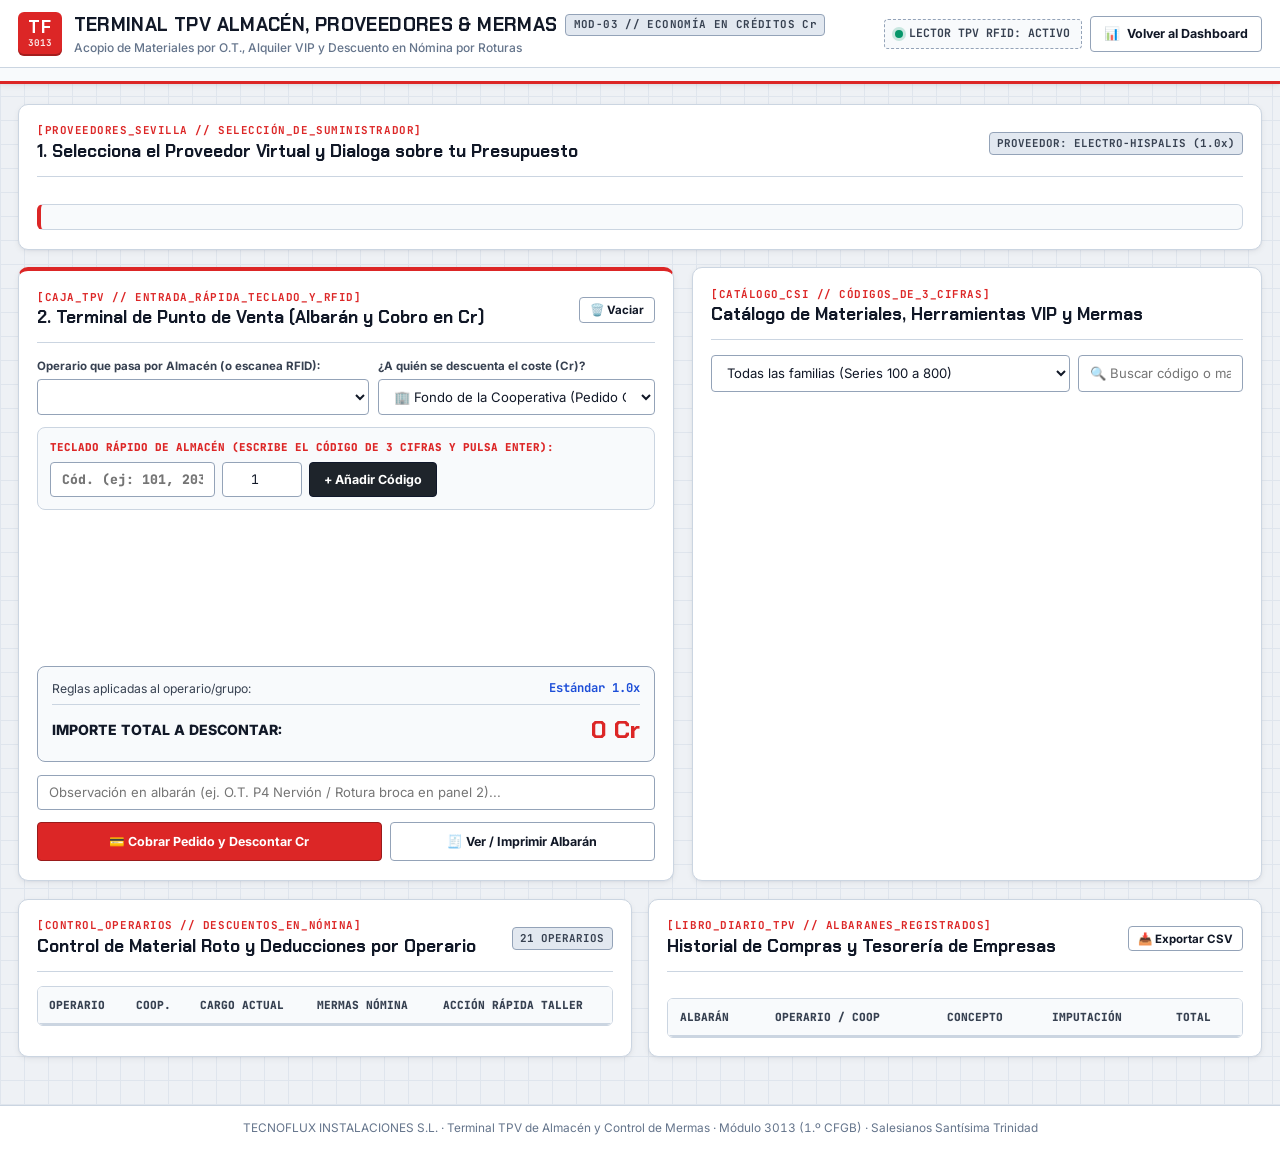
<file: pages/tpv-materiales.html>
<!DOCTYPE html>
<html lang="es">
<head>
  <meta charset="UTF-8" />
  <meta name="viewport" content="width=device-width, initial-scale=1.0" />
  <title>TECNOFLUX 3013 // Terminal TPV Almacén, Proveedores &amp; Mermas</title>
  <link rel="stylesheet" href="../css/tecnoflux-theme.css" />
  <style>
    .tpv-layout {
      display: grid;
      grid-template-columns: 1.15fr 1fr;
      gap: 1.1rem;
      margin-bottom: 1.15rem;
    }
    @media (max-width: 980px) {
      .tpv-layout { grid-template-columns: 1fr; }
    }
    .vendor-card {
      background: var(--bg-surface-alt);
      border: 2px solid var(--border-tech);
      border-radius: 8px;
      padding: 0.75rem 0.85rem;
      cursor: pointer;
      transition: all 0.15s ease;
    }
    .vendor-card:hover {
      border-color: var(--red-primary);
    }
    .vendor-card.active {
      background: #ffffff;
      border-color: var(--red-primary);
      border-top: 4px solid var(--red-primary);
      box-shadow: var(--shadow-tech);
    }
    .cart-line {
      display: flex;
      justify-content: space-between;
      align-items: center;
      gap: 0.5rem;
      padding: 0.5rem 0.65rem;
      background: var(--bg-surface-alt);
      border: 1px solid var(--border-tech);
      border-radius: 6px;
      font-size: 0.78rem;
    }
    .invoice-paper {
      background: #ffffff;
      color: #111827;
      border: 2px solid #1e242b;
      border-radius: 6px;
      padding: 1.25rem;
    }
    @media print {
      body * { visibility: hidden !important; }
      #tpv-printable-invoice, #tpv-printable-invoice * { visibility: visible !important; }
      #tpv-printable-invoice {
        position: fixed !important;
        left: 0 !important;
        top: 0 !important;
        width: 100% !important;
        border: 3px double #111827 !important;
        background: #ffffff !important;
      }
      .no-print { display: none !important; }
    }
  </style>
</head>
<body>

  <!-- CABECERA TÉCNICA SUPERIOR -->
  <header class="tf-topbar no-print">
    <div class="tf-topbar-inner">
      <div class="tf-brand">
        <div class="tf-logo-box">
          <span>TF</span>
          <span>3013</span>
        </div>
        <div>
          <div class="tf-brand-title">
            <span>TERMINAL TPV ALMACÉN, PROVEEDORES &amp; MERMAS</span>
            <span class="tf-spec-tag">MOD-03 // ECONOMÍA EN CRÉDITOS Cr</span>
          </div>
          <div class="tf-brand-sub">Acopio de Materiales por O.T., Alquiler VIP y Descuento en Nómina por Roturas</div>
        </div>
      </div>

      <div class="tf-actions">
        <div class="rfid-pill" title="Escaneo RFID activo para cobro directo">
          <span class="rfid-dot"></span>
          <span id="tpv-rfid-label">LECTOR TPV RFID: ACTIVO</span>
        </div>
        <a href="../index.html" class="btn-tech btn-outline" style="text-decoration:none;">
          <span>📊</span>
          <span>Volver al Dashboard</span>
        </a>
      </div>
    </div>

    <nav class="tf-subnav" aria-label="Módulos del Portal">
      <div class="tf-subnav-inner" id="tf-dynamic-nav"></div>
    </nav>
  </header>

  <main class="tf-container">

    <!-- ======================================================================
         BLOQUE 1: LOS 3 PROVEEDORES VIRTUALES CON PERSONALIDAD Y FACTOR DE COSTE
         ====================================================================== -->
    <section class="tech-panel" style="margin-bottom:1.1rem;">
      <div class="tech-panel-header">
        <div>
          <span class="tech-code-label">[PROVEEDORES_SEVILLA // SELECCIÓN_DE_SUMINISTRADOR]</span>
          <h1 class="tech-panel-title">1. Selecciona el Proveedor Virtual y Dialoga sobre tu Presupuesto</h1>
        </div>
        <span class="tf-spec-tag" id="selected-vendor-badge">PROVEEDOR: ELECTRO-HISPALIS (1.0x)</span>
      </div>

      <div class="grid-3" id="vendors-cards-grid" style="margin-bottom:0.8rem;"></div>

      <div id="vendor-speech-box" style="background:var(--bg-surface-alt); border:1px solid var(--border-tech); border-left:4px solid var(--red-primary); border-radius:6px; padding:0.75rem 0.95rem; font-size:0.82rem; color:var(--ink-primary);"></div>
    </section>

    <!-- ======================================================================
         BLOQUE 2: TERMINAL DE COBRO TPV (IZQUIERDA) + CATÁLOGO DE 3 CIFRAS (DERECHA)
         ====================================================================== -->
    <section class="tpv-layout">

      <!-- Izquierda: Caja Registradora / Carrito TPV y Algoritmo de Imputación -->
      <div class="tech-panel" style="border-top:4px solid var(--red-primary);">
        <div class="tech-panel-header">
          <div>
            <span class="tech-code-label">[CAJA_TPV // ENTRADA_RÁPIDA_TECLADO_Y_RFID]</span>
            <h2 class="tech-panel-title">2. Terminal de Punto de Venta (Albarán y Cobro en Cr)</h2>
          </div>
          <button class="btn-tech btn-outline" style="font-size:0.72rem; padding:0.3rem 0.6rem;" onclick="clearCart()">🗑️ Vaciar</button>
        </div>

        <!-- Paso A: Identificación del Operario Comprador / Responsable -->
        <div style="display:grid; grid-template-columns:1.2fr 1fr; gap:0.6rem; margin-bottom:0.75rem;">
          <div>
            <label style="font-size:0.72rem; font-weight:700; color:var(--ink-secondary); display:block; margin-bottom:0.25rem;">
              Operario que pasa por Almacén (o escanea RFID):
            </label>
            <select id="tpv-op-select" class="tf-select" onchange="updatePricingPreview()"></select>
          </div>
          <div>
            <label style="font-size:0.72rem; font-weight:700; color:var(--ink-secondary); display:block; margin-bottom:0.25rem;">
              ¿A quién se descuenta el coste (Cr)?
            </label>
            <select id="tpv-payer-select" class="tf-select" onchange="updatePricingPreview()">
              <option value="COOP">🏢 Fondo de la Cooperativa (Pedido O.T.)</option>
              <option value="NOMINA_OP">👤 Nómina Individual Operario (Rotura / Merma)</option>
            </select>
          </div>
        </div>

        <!-- Paso B: Entrada por código numérico de 3 cifras -->
        <div style="background:var(--bg-surface-alt); border:1px solid var(--border-tech); border-radius:8px; padding:0.75rem; margin-bottom:0.8rem;">
          <div style="font-family:var(--font-mono); font-size:0.68rem; font-weight:800; color:var(--red-primary); margin-bottom:0.35rem;">
            TECLADO RÁPIDO DE ALMACÉN (ESCRIBE EL CÓDIGO DE 3 CIFRAS Y PULSA ENTER):
          </div>
          <div style="display:flex; gap:0.45rem; flex-wrap:wrap;">
            <input id="tpv-quick-code" type="text" maxlength="4" placeholder="Cód. (ej: 101, 203, 812)"
              class="tf-input" style="width:165px; font-family:var(--font-mono); font-weight:800;"
              onkeydown="if(event.key==='Enter') addByCodeInput()" />
            <input id="tpv-quick-qty" type="number" min="1" max="50" value="1"
              class="tf-input" style="width:80px; text-align:center; font-family:var(--font-mono);"
              onkeydown="if(event.key==='Enter') addByCodeInput()" />
            <button class="btn-tech btn-dark" onclick="addByCodeInput()">+ Añadir Código</button>
          </div>
        </div>

        <!-- Lista de Líneas del Carrito -->
        <div id="tpv-cart-list" style="display:flex; flex-direction:column; gap:0.45rem; min-height:130px; max-height:240px; overflow-y:auto; margin-bottom:0.8rem;"></div>

        <!-- Resumen de Algoritmo de Descuentos / Recargos -->
        <div style="background:var(--bg-surface-alt); border:1px solid var(--border-strong); border-radius:8px; padding:0.85rem; margin-bottom:0.8rem;">
          <div style="display:flex; justify-content:space-between; font-size:0.76rem; color:var(--ink-secondary); margin-bottom:0.25rem;">
            <span>Reglas aplicadas al operario/grupo:</span>
            <strong id="tpv-rules-label" style="font-family:var(--font-mono); color:var(--status-info);">Estándar 1.0x</strong>
          </div>
          <div style="display:flex; justify-content:space-between; align-items:center; border-top:1px solid var(--border-tech); padding-top:0.45rem; margin-top:0.35rem;">
            <span style="font-weight:800; font-size:0.88rem;">IMPORTE TOTAL A DESCONTAR:</span>
            <span id="tpv-total-cr" style="font-family:var(--font-display); font-size:1.55rem; font-weight:700; color:var(--red-primary);">0 Cr</span>
          </div>
        </div>

        <div style="margin-bottom:0.75rem;">
          <input id="tpv-order-notes" type="text" class="tf-input" placeholder="Observación en albarán (ej. O.T. P4 Nervión / Rotura broca en panel 2)..." />
        </div>

        <div style="display:grid; grid-template-columns:1.3fr 1fr; gap:0.5rem;">
          <button class="btn-tech btn-red" style="justify-content:center; padding:0.7rem;" onclick="confirmAndChargeTPV()">
            💳 Cobrar Pedido y Descontar Cr
          </button>
          <button class="btn-tech btn-outline" style="justify-content:center;" onclick="openLastInvoiceModal()">
            🧾 Ver / Imprimir Albarán
          </button>
        </div>
      </div>

      <!-- Derecha: Catálogo Oficial de Suministros y Mermas (Con botón de añadir en 1 clic) -->
      <div class="tech-panel">
        <div class="tech-panel-header">
          <div>
            <span class="tech-code-label">[CATÁLOGO_CSI // CÓDIGOS_DE_3_CIFRAS]</span>
            <h2 class="tech-panel-title">Catálogo de Materiales, Herramientas VIP y Mermas</h2>
          </div>
        </div>

        <div style="display:flex; gap:0.45rem; margin-bottom:0.75rem; flex-wrap:wrap;">
          <select id="cat-filter-type" class="tf-select" style="width:auto; flex:1;" onchange="renderCatalogList()">
            <option value="ALL">Todas las familias (Series 100 a 800)</option>
            <option value="CABLEADO">Serie 100 · Conductores y Mangueras</option>
            <option value="CANALIZACIÓN">Serie 200 · Tubos, Cajillos y Cajas (UT4)</option>
            <option value="MECANISMOS">Serie 300 · Mecanismos, PIAs y Domótica</option>
            <option value="MERMA / ROTURA">Serie 800 · ⚠️ Roturas y Mermas (Cargo a Nómina)</option>
            <option value="HERRAMIENTA VIP">Serie 880 · 🛠️ Alquiler Herramientas VIP</option>
          </select>
          <input id="cat-search-input" type="text" class="tf-input" style="flex:1;" placeholder="🔍 Buscar código o material..." oninput="renderCatalogList()" />
        </div>

        <div id="tpv-catalog-container" style="display:flex; flex-direction:column; gap:0.45rem; max-height:430px; overflow-y:auto;"></div>
      </div>

    </section>

    <!-- ======================================================================
         BLOQUE 3: CONTROL DE COSTES Y MERMAS POR OPERARIO + HISTORIAL DE ALBARANES
         ====================================================================== -->
    <section class="grid-2">
      <!-- Estado de Mermas y Gastos por Operario -->
      <div class="tech-panel">
        <div class="tech-panel-header">
          <div>
            <span class="tech-code-label">[CONTROL_OPERARIOS // DESCUENTOS_EN_NÓMINA]</span>
            <h2 class="tech-panel-title">Control de Material Roto y Deducciones por Operario</h2>
          </div>
          <span class="tf-spec-tag">21 OPERARIOS</span>
        </div>

        <div class="tech-table-wrap" style="max-height:330px; overflow-y:auto;">
          <table class="tech-table">
            <thead>
              <tr>
                <th>Operario</th>
                <th>Coop.</th>
                <th>Cargo Actual</th>
                <th>Mermas Nómina</th>
                <th>Acción Rápida Taller</th>
              </tr>
            </thead>
            <tbody id="ops-mermas-tbody"></tbody>
          </table>
        </div>
      </div>

      <!-- Historial de Albaranes TPV y Tesorería de Cooperativas -->
      <div class="tech-panel">
        <div class="tech-panel-header">
          <div>
            <span class="tech-code-label">[LIBRO_DIARIO_TPV // ALBARANES_REGISTRADOS]</span>
            <h2 class="tech-panel-title">Historial de Compras y Tesorería de Empresas</h2>
          </div>
          <button class="btn-tech btn-outline" style="font-size:0.72rem; padding:0.28rem 0.55rem;" onclick="exportTpvCsv()">📥 Exportar CSV</button>
        </div>

        <div id="tpv-coops-summary" class="grid-4" style="gap:0.45rem; margin-bottom:0.75rem;"></div>

        <div class="tech-table-wrap" style="max-height:250px; overflow-y:auto;">
          <table class="tech-table">
            <thead>
              <tr>
                <th>Albarán</th>
                <th>Operario / Coop</th>
                <th>Concepto</th>
                <th>Imputación</th>
                <th>Total</th>
              </tr>
            </thead>
            <tbody id="tpv-history-tbody"></tbody>
          </table>
        </div>
      </div>
    </section>

  </main>

  <footer class="tf-footer no-print">
    TECNOFLUX INSTALACIONES S.L. · Terminal TPV de Almacén y Control de Mermas · Módulo 3013 (1.º CFGB) · Salesianos Santísima Trinidad
  </footer>

  <!-- MODAL IMPRIMIBLE: FACTURA / ALBARÁN TPV -->
  <div class="tf-modal-backdrop" id="modal-tpv-invoice">
    <div class="tf-modal" style="max-width:680px;">
      <button class="tf-modal-close no-print" onclick="closeModal('modal-tpv-invoice')">✕</button>
      <div class="no-print" style="display:flex; justify-content:space-between; align-items:center; margin-bottom:0.85rem; padding-right:2rem;">
        <span style="font-size:0.84rem; font-weight:800;">🧾 Albarán Oficial de Suministro TPV</span>
        <button class="btn-tech btn-red" onclick="window.print()">🖨️ Imprimir Albarán</button>
      </div>

      <div id="tpv-printable-invoice" class="invoice-paper">
        <div style="display:flex; justify-content:space-between; border-bottom:2px solid #111827; padding-bottom:0.65rem;">
          <div>
            <div style="font-family:var(--font-display); font-size:1.15rem; font-weight:700; color:#dc2626;" id="inv-vendor-name">ELECTRO-HISPALIS S.L.</div>
            <div style="font-size:0.74rem; color:#475569;">Almacén Central Tecnoflux · Módulo 3013 (Salesianos Trinidad)</div>
          </div>
          <div style="text-align:right; font-family:var(--font-mono); font-size:0.76rem;">
            <strong id="inv-id">ALB-00001</strong><br>
            <span id="inv-date">Fecha: —</span>
          </div>
        </div>

        <div style="display:grid; grid-template-columns:1fr 1fr; gap:0.5rem; margin:0.75rem 0; padding:0.6rem; background:#f8fafc; border:1px solid #cbd5e1; font-size:0.78rem;">
          <div><strong>Operario Solicitante:</strong> <span id="inv-op"></span></div>
          <div><strong>Cooperativa:</strong> <span id="inv-coop"></span></div>
          <div><strong>Modalidad de Cargo:</strong> <span id="inv-payer"></span></div>
          <div><strong>Condiciones Aplicadas:</strong> <span id="inv-rules"></span></div>
        </div>

        <div style="padding:0.75rem; border:1px solid #cbd5e1; border-radius:4px; font-size:0.82rem; margin-bottom:0.75rem;">
          <strong>Detalle de Suministros / Mermas:</strong>
          <div id="inv-items" style="margin-top:0.4rem; font-family:var(--font-mono); font-size:0.78rem;"></div>
        </div>

        <div style="display:flex; justify-content:space-between; align-items:center; background:#f1f5f9; padding:0.65rem 0.85rem; border:1px solid #94a3b8; font-weight:800;">
          <span>TOTAL DESCONTADO (CRÉDITOS SIMULADOS Cr):</span>
          <span id="inv-total" style="font-family:var(--font-mono); font-size:1.15rem; color:#dc2626;">0 Cr</span>
        </div>
      </div>
    </div>
  </div>

  <script src="../js/tecnoflux-core.js"></script>
  <script>
    let selectedVendorId = 'HISPALIS';
    let cartLines = [
      { code: '203', qty: 2 },
      { code: '206', qty: 2 }
    ];
    let lastInvoiceObj = null;

    function openModal(id) { document.getElementById(id).classList.add('open'); }
    function closeModal(id) { document.getElementById(id).classList.remove('open'); }

    // 1. RENDERIZAR PROVEEDORES VIRTUALES
    function renderVendors() {
      const vendors = TecnofluxCore.getTpvVendors();
      const grid = document.getElementById('vendors-cards-grid');
      grid.innerHTML = vendors.map(v => `
        <div class="vendor-card ${v.id === selectedVendorId ? 'active' : ''}" onclick="selectVendor('${v.id}')">
          <div style="display:flex; justify-content:space-between; align-items:center;">
            <span style="font-size:1.4rem;">${v.avatar}</span>
            <span class="tf-spec-tag">Factor ${v.factor}x</span>
          </div>
          <div style="font-family:var(--font-display); font-weight:700; font-size:0.95rem; margin-top:0.35rem;">${v.name}</div>
          <div style="font-size:0.72rem; color:var(--ink-secondary); margin-top:0.2rem;">${v.tag}</div>
        </div>
      `).join('');

      const cur = vendors.find(v => v.id === selectedVendorId) || vendors[1];
      document.getElementById('selected-vendor-badge').textContent = `PROVEEDOR: ${cur.name.toUpperCase()} (${cur.factor}x)`;
      document.getElementById('vendor-speech-box').innerHTML = `<strong>${cur.avatar} ${cur.name}:</strong> <em>${cur.quote}</em>`;
    }

    function selectVendor(id) {
      selectedVendorId = id;
      renderVendors();
      renderCatalogList();
      updatePricingPreview();
    }

    // 2. POBLAR SELECTOR DE OPERARIOS
    function populateOperatorsDropdown() {
      const st = TecnofluxCore.getState();
      const sel = document.getElementById('tpv-op-select');
      const sorted = [...st.operators].sort((a, b) => a.code.localeCompare(b.code));
      sel.innerHTML = sorted.map(o => `<option value="${o.pin}">${o.code} (Coop. ${o.coop} · ${o.role})</option>`).join('');

      // Si hay sesión activa de alumno, seleccionarlo por defecto
      const sess = TecnofluxCore.getActiveSession();
      if (sess && sess.pin) {
        sel.value = sess.pin;
      } else {
        sel.value = '1024'; // Operario #06 por defecto
      }
    }

    // 3. RENDERIZAR CATÁLOGO DE 3 CIFRAS
    function renderCatalogList() {
      const catalog = TecnofluxCore.getTpvCatalog();
      const vendors = TecnofluxCore.getTpvVendors();
      const vendor = vendors.find(v => v.id === selectedVendorId) || vendors[1];

      const catFilter = document.getElementById('cat-filter-type').value;
      const q = (document.getElementById('cat-search-input').value || '').toLowerCase().trim();

      const filtered = catalog.filter(item => {
        const matchCat = catFilter === 'ALL' || item.cat === catFilter;
        const matchQ = !q || item.code.includes(q) || item.name.toLowerCase().includes(q) || item.specs.toLowerCase().includes(q);
        return matchCat && matchQ;
      });

      const container = document.getElementById('tpv-catalog-container');
      container.innerHTML = filtered.map(item => {
        const adjCr = Math.round(item.unitCr * vendor.factor);
        const isMerma = item.cat === 'MERMA / ROTURA';
        return `
          <div style="background:var(--bg-surface-alt); border:1px solid var(--border-tech); border-left:3px solid ${isMerma ? 'var(--red-primary)' : 'var(--ink-secondary)'}; border-radius:6px; padding:0.55rem 0.7rem; display:flex; justify-content:space-between; align-items:center; gap:0.5rem;">
            <div>
              <div style="display:flex; align-items:center; gap:0.4rem;">
                <span class="tf-spec-tag" style="background:var(--bg-header); color:#fff;">#${item.code}</span>
                <strong style="font-size:0.8rem; color:var(--ink-primary);">${item.name}</strong>
              </div>
              <div style="font-size:0.7rem; color:var(--ink-muted); margin-top:0.15rem;">${item.specs} · <strong>${item.ra}</strong></div>
            </div>
            <div style="display:flex; align-items:center; gap:0.45rem; flex-shrink:0;">
              <strong style="font-family:var(--font-mono); font-size:0.82rem; color:var(--red-primary);">${adjCr} Cr</strong>
              <button class="btn-tech ${isMerma ? 'btn-red' : 'btn-dark'}" style="padding:0.32rem 0.6rem; font-size:0.72rem;"
                onclick="addItemToCart('${item.code}', 1, ${isMerma})">
                + Añadir
              </button>
            </div>
          </div>
        `;
      }).join('');
    }

    // 4. GESTIÓN DEL CARRITO Y CÁLCULO DE PRECIOS
    function addItemToCart(code, qty, autoSwitchToNomina) {
      const catalog = TecnofluxCore.getTpvCatalog();
      const item = catalog.find(c => c.code === String(code).trim());
      if (!item) {
        TecnofluxCore.toast(`⛔ Código TPV #${code} no encontrado en el catálogo.`);
        return;
      }
      if (autoSwitchToNomina || item.cat === 'MERMA / ROTURA') {
        document.getElementById('tpv-payer-select').value = 'NOMINA_OP';
      }
      const existing = cartLines.find(l => l.code === item.code);
      if (existing) {
        existing.qty += Math.max(1, parseInt(qty, 10) || 1);
      } else {
        cartLines.push({ code: item.code, qty: Math.max(1, parseInt(qty, 10) || 1) });
      }
      updatePricingPreview();
    }

    function addByCodeInput() {
      const codeInp = document.getElementById('tpv-quick-code');
      const qtyInp = document.getElementById('tpv-quick-qty');
      const code = codeInp.value.trim();
      const qty = parseInt(qtyInp.value, 10) || 1;
      if (!code) return;
      addItemToCart(code, qty, false);
      codeInp.value = '';
      qtyInp.value = '1';
      codeInp.focus();
    }

    function removeCartLine(idx) {
      cartLines.splice(idx, 1);
      updatePricingPreview();
    }

    function clearCart() {
      cartLines = [];
      updatePricingPreview();
    }

    function updatePricingPreview() {
      const st = TecnofluxCore.getState();
      const catalog = TecnofluxCore.getTpvCatalog();
      const vendors = TecnofluxCore.getTpvVendors();
      const vendor = vendors.find(v => v.id === selectedVendorId) || vendors[1];

      const pin = document.getElementById('tpv-op-select').value;
      const op = TecnofluxCore.getOperatorByPin(pin) || st.operators[0];
      const payerType = document.getElementById('tpv-payer-select').value;
      const coopObj = st.cooperativas[op.coop] || { rating: 1.0 };

      const cartEl = document.getElementById('tpv-cart-list');
      if (cartLines.length === 0) {
        cartEl.innerHTML = `<div style="text-align:center; padding:1.5rem; color:var(--ink-muted); font-size:0.78rem;">Cesta vacía. Escribe un código de 3 cifras (ej. 101) o pulsa "+ Añadir" en el catálogo.</div>`;
        document.getElementById('tpv-total-cr').textContent = '0 Cr';
        return;
      }

      const isToolChief = String(op.role || '').toLowerCase().includes('herramientas');
      const isMatChief = String(op.role || '').toLowerCase().includes('materiales');

      let rawSubtotal = 0;
      cartEl.innerHTML = cartLines.map((line, idx) => {
        const item = catalog.find(c => c.code === line.code);
        if (!item) return '';
        let unitCr = Math.round(item.unitCr * vendor.factor);
        let freeVipTag = '';
        if (item.cat === 'HERRAMIENTA VIP' && isToolChief) {
          unitCr = 0;
          freeVipTag = ' <span class="badge-status badge-ok">VIP GRATIS (Jefe Herram.)</span>';
        }
        const sub = unitCr * line.qty;
        rawSubtotal += sub;
        return `
          <div class="cart-line">
            <div>
              <strong style="font-family:var(--font-mono); color:var(--red-primary);">#${item.code}</strong>
              <span> ${item.name}</span>${freeVipTag}
            </div>
            <div style="display:flex; align-items:center; gap:0.5rem; flex-shrink:0;">
              <span class="tf-spec-tag">x${line.qty}</span>
              <strong style="font-family:var(--font-mono);">${sub} Cr</strong>
              <button onclick="removeCartLine(${idx})" style="background:transparent; color:var(--red-primary); font-weight:800; padding:0 4px;">✕</button>
            </div>
          </div>
        `;
      }).join('');

      let mult = 1.0;
      const rules = [`Prov. ${vendor.factor}x`];
      if (payerType === 'COOP') {
        if (coopObj.rating > 1.0) { mult *= 0.90; rules.push(`Rating ${op.coop} -10%`); }
        else if (coopObj.rating < 1.0) { mult *= 1.10; rules.push(`Recargo ${op.coop} +10%`); }
        if (isMatChief) { mult *= 0.85; rules.push('Jefe Materiales -15%'); }
      } else {
        rules.push('Cargo Directo Nómina Individual');
      }

      const finalTotal = Math.max(0, Math.round(rawSubtotal * mult));
      document.getElementById('tpv-rules-label').textContent = rules.join(' · ');
      document.getElementById('tpv-total-cr').textContent = `${finalTotal} Cr`;
    }

    function confirmAndChargeTPV() {
      if (cartLines.length === 0) {
        TecnofluxCore.toast('⚠️ Añade al menos un artículo al carrito antes de cobrar.');
        return;
      }
      const pin = document.getElementById('tpv-op-select').value;
      const payerType = document.getElementById('tpv-payer-select').value;
      const notes = document.getElementById('tpv-order-notes').value.trim();

      const entry = TecnofluxCore.processTpvTransaction({
        pin,
        vendorId: selectedVendorId,
        payerType,
        lines: [...cartLines],
        notes
      });

      lastInvoiceObj = entry;
      cartLines = [];
      document.getElementById('tpv-order-notes').value = '';
      updatePricingPreview();
      renderOperatorsMermasTable();
      renderHistoryAndCoops();

      TecnofluxCore.toast(`💳 Albarán ${entry.id} registrado (-${entry.totalCr} Cr a ${payerType === 'NOMINA_OP' ? entry.opCode : 'Coop. ' + entry.coop}).`);
    }

    function quickChargeMerma(pin, code) {
      document.getElementById('tpv-op-select').value = pin;
      document.getElementById('tpv-payer-select').value = 'NOMINA_OP';
      cartLines = [{ code: String(code), qty: 1 }];
      confirmAndChargeTPV();
    }

    // 5. TABLA DE MERMAS POR OPERARIO E HISTORIAL
    function renderOperatorsMermasTable() {
      const st = TecnofluxCore.getState();
      const sorted = [...st.operators].sort((a, b) => a.code.localeCompare(b.code));
      const tbody = document.getElementById('ops-mermas-tbody');

      tbody.innerHTML = sorted.map(op => {
        const pen = Number(op.tpvPen) || 0;
        return `
          <tr>
            <td><strong>${op.code}</strong></td>
            <td><span class="tf-spec-tag">${op.coop}</span></td>
            <td style="font-size:0.74rem;">${op.role || 'Operario'}</td>
            <td>
              <span class="badge-status ${pen > 0 ? 'badge-red' : 'badge-ok'}">
                ${pen > 0 ? '-' + pen + ' Cr en Nómina' : '0 Cr (Limpio)'}
              </span>
            </td>
            <td>
              <button class="btn-tech btn-outline" style="padding:0.22rem 0.5rem; font-size:0.68rem;"
                onclick="quickChargeMerma('${op.pin}', '820')" title="Imputar desperdicio de tubo/cable (-25 Cr)">
                ⚠️ Merma -25 Cr
              </button>
            </td>
          </tr>
        `;
      }).join('');
    }

    function renderHistoryAndCoops() {
      const st = TecnofluxCore.getState();
      const coopsEl = document.getElementById('tpv-coops-summary');
      coopsEl.innerHTML = Object.entries(st.cooperativas).map(([k, v]) => `
        <div style="background:var(--bg-surface-alt); border:1px solid var(--border-tech); border-radius:6px; padding:0.5rem; text-align:center;">
          <div style="font-family:var(--font-mono); font-size:0.68rem; color:var(--ink-muted);">COOP. ${k}</div>
          <div style="font-family:var(--font-display); font-size:1.05rem; font-weight:700; color:var(--red-primary);">${v.cr} Cr</div>
        </div>
      `).join('');

      const logs = st.tpvLogs || [];
      if (logs.length > 0 && !lastInvoiceObj) lastInvoiceObj = logs[0];

      const tbody = document.getElementById('tpv-history-tbody');
      tbody.innerHTML = logs.map(l => `
        <tr>
          <td style="font-family:var(--font-mono); font-size:0.72rem;"><strong>${l.id}</strong><br><span style="color:var(--ink-muted);">${l.time}</span></td>
          <td><strong>${l.opCode}</strong><br><span class="tf-spec-tag">${l.coop}</span></td>
          <td style="font-size:0.74rem;">${l.itemsSummary}<br><em style="color:var(--ink-muted); font-size:0.68rem;">${l.discountNote}</em></td>
          <td><span class="badge-status ${l.payer === 'NOMINA_OP' ? 'badge-red' : 'badge-info'}">${l.payer === 'NOMINA_OP' ? 'NÓMINA INDIV.' : 'FONDO COOP.'}</span></td>
          <td style="font-family:var(--font-mono); font-weight:800; color:var(--red-primary);">-${l.totalCr} Cr</td>
        </tr>
      `).join('');
    }

    function openLastInvoiceModal() {
      const st = TecnofluxCore.getState();
      const inv = lastInvoiceObj || (st.tpvLogs && st.tpvLogs[0]);
      if (!inv) {
        TecnofluxCore.toast('⚠️ Aún no hay albaranes emitidos.');
        return;
      }
      document.getElementById('inv-vendor-name').textContent = inv.vendor.toUpperCase();
      document.getElementById('inv-id').textContent = inv.id;
      document.getElementById('inv-date').textContent = inv.time;
      document.getElementById('inv-op').textContent = inv.opCode;
      document.getElementById('inv-coop').textContent = 'Cooperativa ' + inv.coop;
      document.getElementById('inv-payer').textContent = inv.payer === 'NOMINA_OP' ? 'Descuento Directo en Nómina Individual' : 'Fondo de Tesorería de Cooperativa';
      document.getElementById('inv-rules').textContent = inv.discountNote;
      document.getElementById('inv-items').textContent = inv.itemsSummary;
      document.getElementById('inv-total').textContent = `-${inv.totalCr} Cr`;
      openModal('modal-tpv-invoice');
    }

    function exportTpvCsv() {
      const st = TecnofluxCore.getState();
      let csv = 'Albaran_ID,Fecha_Hora,Operario,Cooperativa,Proveedor,Imputacion,Detalle,Coste_Cr
';
      (st.tpvLogs || []).forEach(l => {
        csv += `"${l.id}","${l.time}","${l.opCode}","${l.coop}","${l.vendor}","${l.payer}","${l.itemsSummary}",${l.totalCr}
`;
      });
      const blob = new Blob([csv], { type: 'text/csv;charset=utf-8;' });
      const a = document.createElement('a');
      a.href = URL.createObjectURL(blob);
      a.download = 'HISTORIAL_TPV_TECNOFLUX_3013.csv';
      a.click();
    }

    // INICIALIZACIÓN Y ESCUCHA RFID EN EL TPV
    window.onload = function () {
      TecnofluxCore.renderNavBar('tpv', true);
      renderVendors();
      populateOperatorsDropdown();
      renderCatalogList();
      updatePricingPreview();
      renderOperatorsMermasTable();
      renderHistoryAndCoops();

      TecnofluxCore.initGlobalRfidListener(function (res) {
        if (res.role === 'STUDENT' && res.operator) {
          document.getElementById('tpv-op-select').value = res.operator.pin;
          document.getElementById('tpv-rfid-label').textContent = `TPV RFID: ${res.operator.code.toUpperCase()}`;
          updatePricingPreview();
          TecnofluxCore.toast(`🪪 Cliente identificado en TPV: ${res.operator.code} (Coop. ${res.operator.coop})`);
        }
      });
    };
  </script>
</body>
</html>
</file>
<file: css/tecnoflux-theme.css>
/* ============================================================================
   TECNOFLUX 3013 — HOJA DE ESTILOS TÉCNICA CENTRALIZADA (tecnoflux-theme.css)
   Estética Industrial Clara: Grises Técnicos, Plano CAD y Rojo Salesianos
   ============================================================================ */
@import url('https://fonts.googleapis.com/css2?family=Chakra+Petch:wght@600;700&family=Inter:wght@400;500;600;700;800&family=JetBrains+Mono:wght@500;700;800&display=swap');

:root {
  /* Fondos claros técnicos */
  --bg-canvas: #eef1f5;
  --bg-grid: #dfe5ed;
  --bg-surface: #ffffff;
  --bg-surface-alt: #f8fafc;
  --bg-steel: #e2e8f0;
  --bg-header: #1e242b;

  /* Bordes técnicos */
  --border-tech: #cbd5e1;
  --border-strong: #94a3b8;

  /* Tipografía e tintas */
  --ink-primary: #111827;
  --ink-secondary: #374151;
  --ink-muted: #64748b;

  /* Acento Rojo Industrial / Salesianos */
  --red-primary: #dc2626;
  --red-dark: #991b1b;
  --red-soft: #fef2f2;
  --red-border: #fecaca;

  /* Semántica técnica */
  --status-ok: #059669;
  --status-ok-bg: #ecfdf5;
  --status-ok-border: #a7f3d0;

  --status-warn: #d97706;
  --status-warn-bg: #fffbeb;
  --status-warn-border: #fde68a;

  --status-info: #1d4ed8;
  --status-info-bg: #eff6ff;
  --status-info-border: #bfdbfe;

  /* Fuentes */
  --font-display: 'Chakra Petch', 'Segoe UI', system-ui, sans-serif;
  --font-sans: 'Inter', 'Segoe UI', system-ui, -apple-system, sans-serif;
  --font-mono: 'JetBrains Mono', 'Consolas', 'Courier New', monospace;

  /* Geometría */
  --radius-lg: 10px;
  --radius-md: 6px;
  --radius-sm: 4px;
  --shadow-tech: 0 2px 6px rgba(15, 23, 42, 0.06), 0 1px 2px rgba(15, 23, 42, 0.04);
  --shadow-modal: 0 20px 40px rgba(15, 23, 42, 0.25);
}

* {
  box-sizing: border-box;
  margin: 0;
  padding: 0;
}

body {
  font-family: var(--font-sans);
  background-color: var(--bg-canvas);
  background-image:
    linear-gradient(to right, var(--bg-grid) 1px, transparent 1px),
    linear-gradient(to bottom, var(--bg-grid) 1px, transparent 1px);
  background-size: 24px 24px;
  color: var(--ink-primary);
  min-height: 100vh;
  display: flex;
  flex-direction: column;
  line-height: 1.45;
  font-variant-numeric: tabular-nums;
}

button, input, select, textarea {
  font-family: inherit;
}

button {
  cursor: pointer;
  border: none;
  transition: all 0.15s ease;
}

button:active {
  transform: translateY(1px);
}

/* ============================================================================
   CABECERA TÉCNICA Y BARRA DE NAVEGACIÓN
   ============================================================================ */
.tf-topbar {
  background: var(--bg-surface);
  border-bottom: 3px solid var(--red-primary);
  box-shadow: var(--shadow-tech);
  position: sticky;
  top: 0;
  z-index: 60;
}

.tf-topbar-inner {
  max-width: 1360px;
  margin: 0 auto;
  padding: 0.7rem 1.1rem;
  display: flex;
  flex-wrap: wrap;
  align-items: center;
  justify-content: space-between;
  gap: 0.75rem;
}

.tf-brand {
  display: flex;
  align-items: center;
  gap: 0.75rem;
}

.tf-logo-box {
  width: 44px;
  height: 44px;
  background: var(--red-primary);
  color: #ffffff;
  border-radius: var(--radius-md);
  display: flex;
  flex-direction: column;
  align-items: center;
  justify-content: center;
  font-family: var(--font-display);
  font-weight: 700;
  line-height: 1;
  box-shadow: inset 0 -2px 0 rgba(0, 0, 0, 0.25);
}

.tf-logo-box span:first-child {
  font-size: 1.1rem;
  letter-spacing: 0.04em;
}

.tf-logo-box span:last-child {
  font-size: 0.58rem;
  font-family: var(--font-mono);
  opacity: 0.9;
  margin-top: 2px;
}

.tf-brand-title {
  font-family: var(--font-display);
  font-size: 1.18rem;
  font-weight: 700;
  letter-spacing: 0.02em;
  color: var(--ink-primary);
  display: flex;
  align-items: center;
  gap: 0.5rem;
  flex-wrap: wrap;
}

.tf-spec-tag {
  font-family: var(--font-mono);
  font-size: 0.68rem;
  font-weight: 700;
  padding: 0.15rem 0.45rem;
  border-radius: var(--radius-sm);
  background: var(--bg-steel);
  color: var(--ink-secondary);
  border: 1px solid var(--border-strong);
}

.tf-brand-sub {
  font-size: 0.75rem;
  color: var(--ink-muted);
  font-weight: 500;
}

.tf-actions {
  display: flex;
  align-items: center;
  gap: 0.5rem;
  flex-wrap: wrap;
}

/* Indicador RFID Hardware */
.rfid-pill {
  display: inline-flex;
  align-items: center;
  gap: 0.4rem;
  padding: 0.35rem 0.65rem;
  border-radius: var(--radius-sm);
  font-family: var(--font-mono);
  font-size: 0.72rem;
  font-weight: 700;
  background: var(--bg-surface-alt);
  color: var(--ink-secondary);
  border: 1px dashed var(--border-strong);
}

.rfid-dot {
  width: 8px;
  height: 8px;
  border-radius: 50%;
  background: var(--status-ok);
  box-shadow: 0 0 0 3px rgba(5, 150, 105, 0.2);
}

/* Botones técnicos */
.btn-tech {
  padding: 0.5rem 0.85rem;
  border-radius: var(--radius-sm);
  font-size: 0.78rem;
  font-weight: 700;
  display: inline-flex;
  align-items: center;
  gap: 0.4rem;
  border: 1px solid transparent;
}

.btn-red {
  background: var(--red-primary);
  color: #ffffff;
  border-color: var(--red-dark);
}
.btn-red:hover { background: var(--red-dark); }

.btn-dark {
  background: var(--bg-header);
  color: #ffffff;
  border-color: #0f172a;
}
.btn-dark:hover { background: #334155; }

.btn-outline {
  background: var(--bg-surface);
  color: var(--ink-primary);
  border-color: var(--border-strong);
}
.btn-outline:hover {
  background: var(--bg-surface-alt);
  border-color: var(--red-primary);
  color: var(--red-primary);
}

/* Barra de Navegación Modular */
.tf-subnav {
  background: var(--bg-surface-alt);
  border-top: 1px solid var(--border-tech);
}

.tf-subnav-inner {
  max-width: 1360px;
  margin: 0 auto;
  padding: 0.4rem 1.1rem;
  display: flex;
  align-items: center;
  gap: 0.4rem;
  overflow-x: auto;
}

.nav-link {
  text-decoration: none;
  padding: 0.42rem 0.75rem;
  border-radius: var(--radius-sm);
  font-size: 0.76rem;
  font-weight: 700;
  color: var(--ink-secondary);
  background: var(--bg-surface);
  border: 1px solid var(--border-tech);
  white-space: nowrap;
  display: inline-flex;
  align-items: center;
  gap: 0.35rem;
  transition: all 0.15s ease;
}

.nav-link:hover {
  border-color: var(--red-primary);
  color: var(--red-primary);
}

.nav-link.active {
  background: var(--red-primary);
  color: #ffffff;
  border-color: var(--red-dark);
}

.nav-link.locked {
  opacity: 0.55;
  background: var(--bg-steel);
  cursor: not-allowed;
}

/* ============================================================================
   CONTENEDOR PRINCIPAL Y TARJETAS DE PLANO TÉCNICO
   ============================================================================ */
.tf-container {
  flex: 1;
  max-width: 1360px;
  width: 100%;
  margin: 0 auto;
  padding: 1.25rem 1.1rem 3rem;
}

.tech-panel {
  background: var(--bg-surface);
  border: 1px solid var(--border-tech);
  border-radius: var(--radius-lg);
  padding: 1.15rem;
  box-shadow: var(--shadow-tech);
  position: relative;
}

.tech-panel-header {
  display: flex;
  flex-wrap: wrap;
  align-items: center;
  justify-content: space-between;
  gap: 0.5rem;
  padding-bottom: 0.75rem;
  margin-bottom: 0.9rem;
  border-bottom: 1px solid var(--border-tech);
}

.tech-code-label {
  font-family: var(--font-mono);
  font-size: 0.68rem;
  font-weight: 700;
  color: var(--red-primary);
  text-transform: uppercase;
  letter-spacing: 0.05em;
  display: block;
}

.tech-panel-title {
  font-family: var(--font-display);
  font-size: 1.08rem;
  font-weight: 700;
  color: var(--ink-primary);
}

/* Grids responsivos */
.grid-kpi {
  display: grid;
  grid-template-columns: repeat(auto-fit, minmax(260px, 1fr));
  gap: 0.9rem;
  margin-bottom: 1.15rem;
}

.grid-2 {
  display: grid;
  grid-template-columns: repeat(auto-fit, minmax(360px, 1fr));
  gap: 1rem;
}

.grid-3 {
  display: grid;
  grid-template-columns: repeat(auto-fit, minmax(280px, 1fr));
  gap: 0.95rem;
}

.grid-4 {
  display: grid;
  grid-template-columns: repeat(auto-fit, minmax(240px, 1fr));
  gap: 0.85rem;
}

/* Tarjetas KPI */
.kpi-card {
  background: var(--bg-surface);
  border: 1px solid var(--border-tech);
  border-top: 4px solid var(--ink-secondary);
  border-radius: var(--radius-lg);
  padding: 1rem 1.1rem;
  box-shadow: var(--shadow-tech);
  display: flex;
  flex-direction: column;
  justify-content: space-between;
}

.kpi-card.kpi-safety {
  border-top-color: var(--status-ok);
  background: linear-gradient(180deg, var(--status-ok-bg) 0%, #ffffff 45%);
}

.kpi-card.kpi-safety.alert {
  border-top-color: var(--red-primary);
  background: linear-gradient(180deg, var(--red-soft) 0%, #ffffff 45%);
}

.kpi-card.kpi-red {
  border-top-color: var(--red-primary);
}

.kpi-value {
  font-family: var(--font-display);
  font-size: 2.15rem;
  font-weight: 700;
  line-height: 1.1;
  margin: 0.35rem 0;
  color: var(--ink-primary);
}

.kpi-sub {
  font-size: 0.75rem;
  color: var(--ink-muted);
}

/* Tablas Técnicas */
.tech-table-wrap {
  overflow-x: auto;
  border: 1px solid var(--border-tech);
  border-radius: var(--radius-md);
}

.tech-table {
  width: 100%;
  border-collapse: collapse;
  font-size: 0.8rem;
  background: var(--bg-surface);
}

.tech-table th {
  background: var(--bg-surface-alt);
  color: var(--ink-secondary);
  font-family: var(--font-mono);
  font-size: 0.7rem;
  font-weight: 800;
  text-transform: uppercase;
  padding: 0.6rem 0.7rem;
  text-align: left;
  border-bottom: 2px solid var(--border-tech);
}

.tech-table td {
  padding: 0.6rem 0.7rem;
  border-bottom: 1px solid var(--border-tech);
  color: var(--ink-primary);
}

.tech-table tr:nth-child(even) td {
  background: #fafbfc;
}

.tech-table tr:hover td {
  background: var(--red-soft);
}

/* Badges de Operario y Estado */
.op-chip {
  display: inline-flex;
  align-items: center;
  gap: 0.3rem;
  padding: 0.22rem 0.55rem;
  border-radius: var(--radius-sm);
  font-family: var(--font-mono);
  font-size: 0.74rem;
  font-weight: 700;
  background: var(--bg-surface-alt);
  color: var(--ink-primary);
  border: 1px solid var(--border-strong);
}

.badge-status {
  display: inline-block;
  padding: 0.16rem 0.5rem;
  border-radius: 999px;
  font-family: var(--font-mono);
  font-size: 0.68rem;
  font-weight: 700;
}

.badge-ok { background: var(--status-ok-bg); color: var(--status-ok); border: 1px solid var(--status-ok-border); }
.badge-warn { background: var(--status-warn-bg); color: var(--status-warn); border: 1px solid var(--status-warn-border); }
.badge-red { background: var(--red-soft); color: var(--red-primary); border: 1px solid var(--red-border); }
.badge-info { background: var(--status-info-bg); color: var(--status-info); border: 1px solid var(--status-info-border); }

/* Barras de progreso */
.bar-track {
  height: 10px;
  background: var(--bg-steel);
  border-radius: 999px;
  overflow: hidden;
  border: 1px solid var(--border-tech);
}

.bar-fill {
  height: 100%;
  border-radius: 999px;
  transition: width 0.35s ease;
}

/* Modales */
.tf-modal-backdrop {
  position: fixed;
  inset: 0;
  background: rgba(15, 23, 42, 0.65);
  backdrop-filter: blur(3px);
  z-index: 150;
  display: none;
  align-items: center;
  justify-content: center;
  padding: 1rem;
  overflow-y: auto;
}

.tf-modal-backdrop.open {
  display: flex;
}

.tf-modal {
  background: var(--bg-surface);
  border: 1px solid var(--border-strong);
  border-top: 5px solid var(--red-primary);
  border-radius: var(--radius-lg);
  max-width: 860px;
  width: 100%;
  max-height: 90vh;
  overflow-y: auto;
  padding: 1.35rem;
  position: relative;
  box-shadow: var(--shadow-modal);
}

.tf-modal-close {
  position: absolute;
  top: 0.85rem;
  right: 0.85rem;
  width: 30px;
  height: 30px;
  border-radius: var(--radius-sm);
  background: var(--bg-steel);
  color: var(--ink-secondary);
  font-weight: 800;
}

.tf-modal-close:hover {
  background: var(--red-primary);
  color: #ffffff;
}

/* Inputs técnicos */
.tf-input, .tf-select, .tf-textarea {
  width: 100%;
  padding: 0.52rem 0.7rem;
  border-radius: var(--radius-sm);
  background: var(--bg-surface);
  color: var(--ink-primary);
  border: 1px solid var(--border-strong);
  font-size: 0.82rem;
}

.tf-input:focus, .tf-select:focus, .tf-textarea:focus {
  outline: none;
  border-color: var(--red-primary);
  box-shadow: 0 0 0 3px rgba(220, 38, 38, 0.12);
}

/* Notificación Toast */
.tf-toast {
  position: fixed;
  bottom: 1.2rem;
  right: 1.2rem;
  z-index: 250;
  background: var(--bg-header);
  color: #ffffff;
  border-left: 4px solid var(--red-primary);
  padding: 0.75rem 1rem;
  border-radius: var(--radius-md);
  box-shadow: var(--shadow-modal);
  font-size: 0.8rem;
  max-width: 370px;
  transform: translateY(150%);
  opacity: 0;
  transition: all 0.25s ease;
}

.tf-toast.show {
  transform: translateY(0);
  opacity: 1;
}

/* Pie técnico */
.tf-footer {
  background: var(--bg-surface);
  border-top: 1px solid var(--border-tech);
  padding: 0.85rem 1.1rem;
  font-size: 0.74rem;
  color: var(--ink-muted);
  text-align: center;
}
</file>
